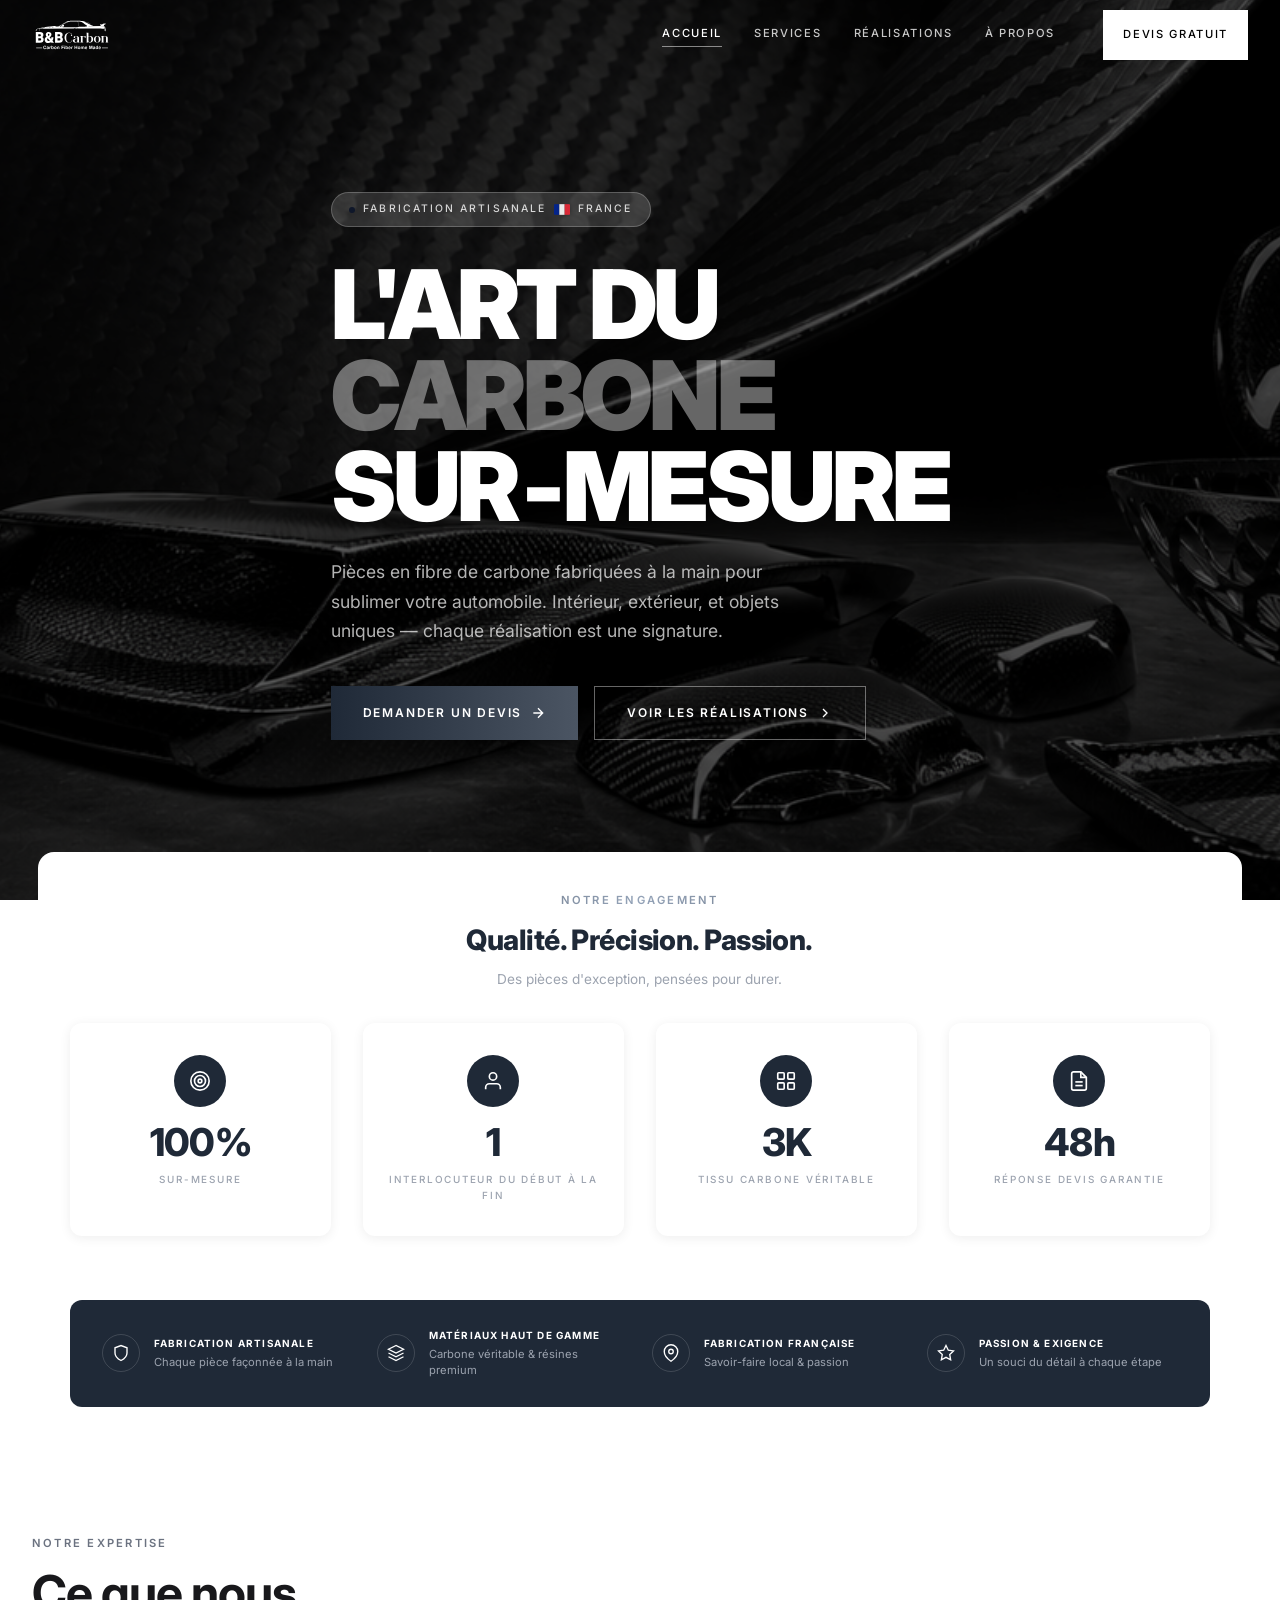
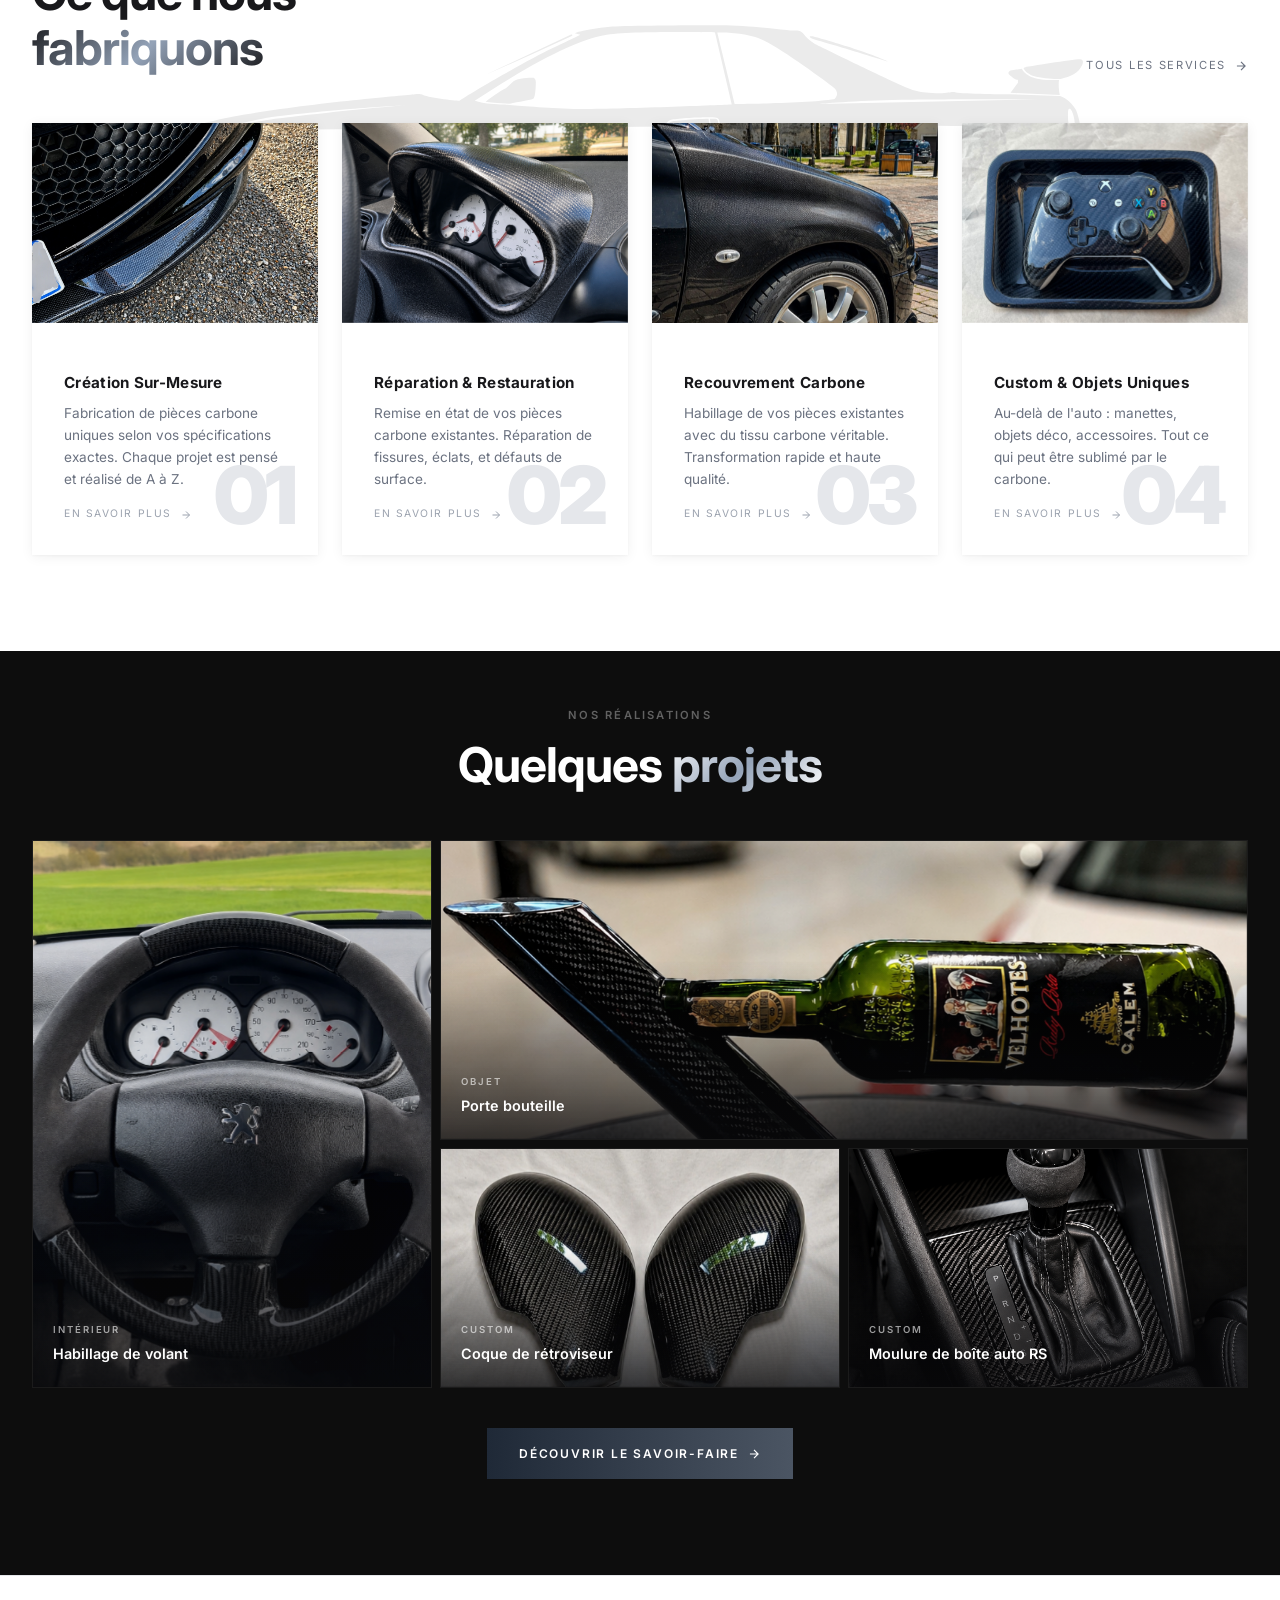
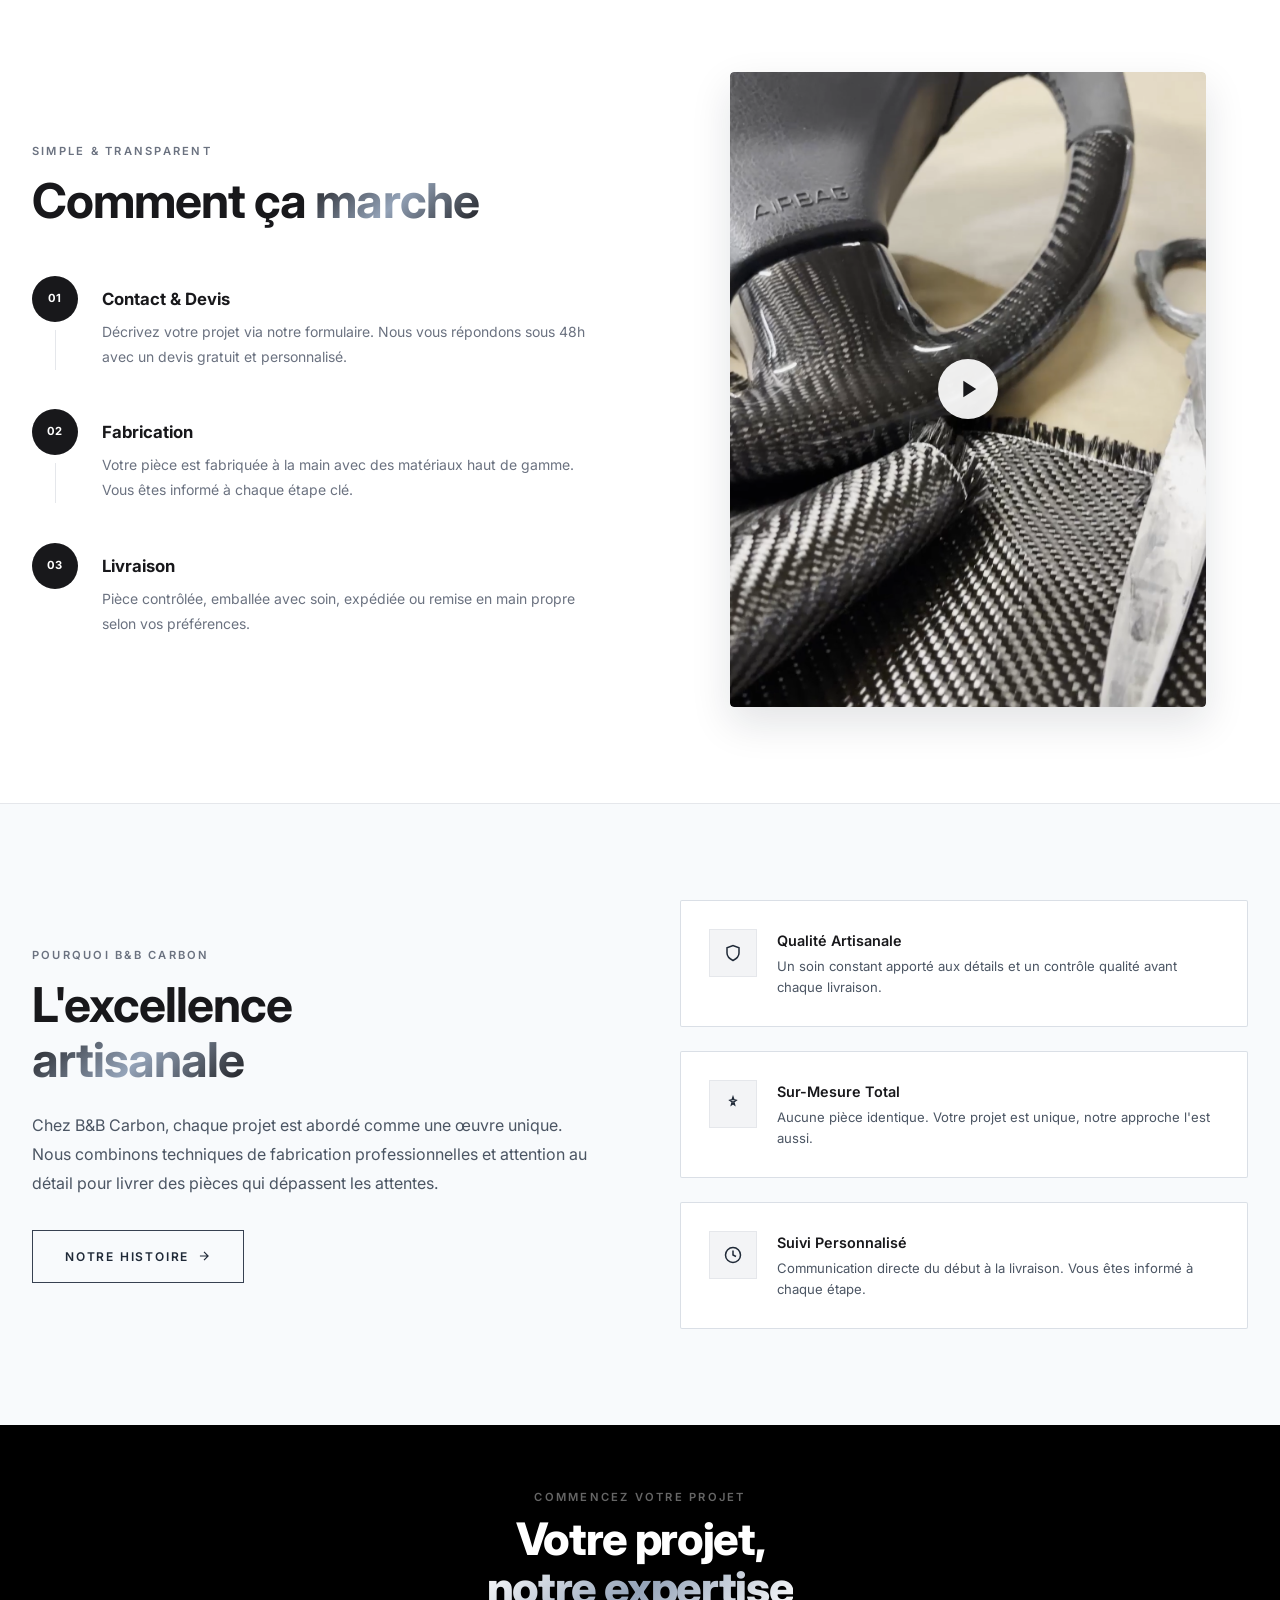
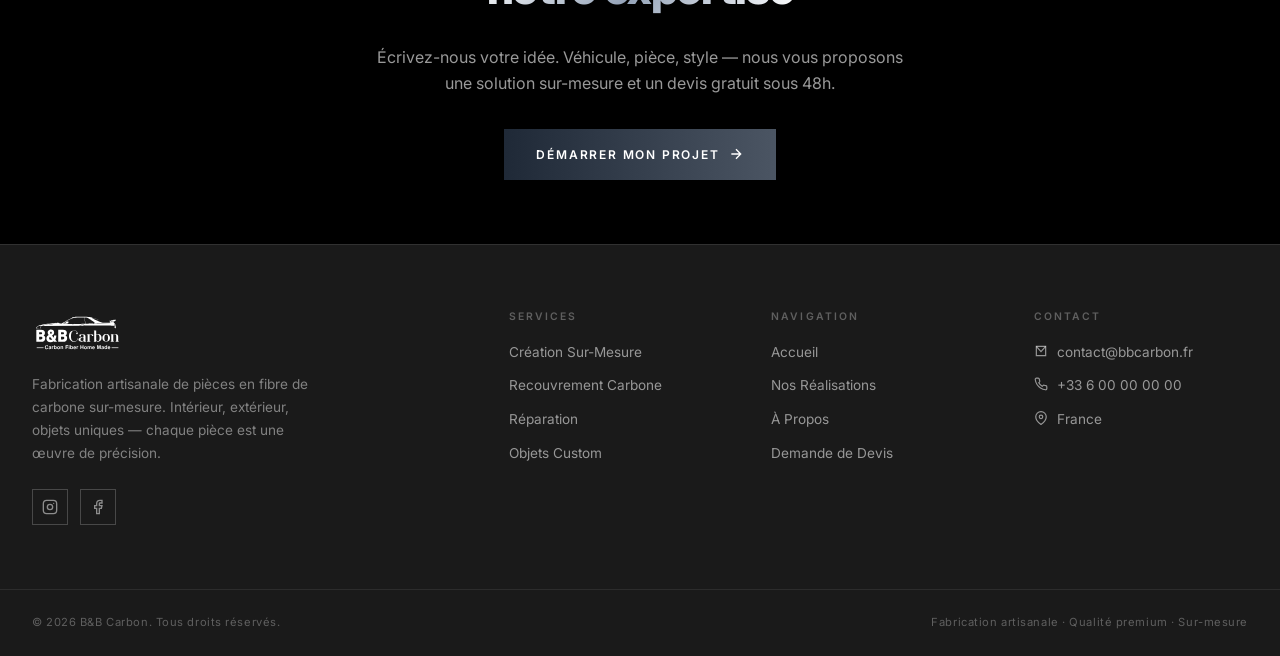
<file: index.html>
<!DOCTYPE html>
<html lang="fr">
<head>
  <meta charset="UTF-8" />
  <meta name="viewport" content="width=device-width, initial-scale=1.0" />
  <title>B&B Carbon — Pièces en Fibre de Carbone Sur-Mesure</title>
  <meta name="description" content="B&B Carbon fabrique des pièces en fibre de carbone sur-mesure pour l'intérieur et l'extérieur automobile. Création, réparation et recouvrement carbone." />
  <link rel="preconnect" href="https://fonts.googleapis.com" />
  <link rel="preload" as="style" href="https://fonts.googleapis.com/css2?family=Inter:wght@300;400;500;600;700;800;900&display=swap" />
  <link href="https://fonts.googleapis.com/css2?family=Inter:wght@300;400;500;600;700;800;900&display=swap" rel="stylesheet" media="print" onload="this.media='all'" />
  <link rel="preload" as="image" href="images/header.png" />
  <link rel="stylesheet" href="css/style.css" />
  <style>
    .nav { background: transparent; border-bottom-color: transparent; }
    .nav-logo img { filter: brightness(0) invert(1); }
    .nav-link { color: rgba(255,255,255,0.78); }
    .nav-link:hover { color: #fff; }
    .nav-link::after { background: rgba(255,255,255,0.5); }
    .nav-link.active { color: #fff; }
    .nav-link.active::after { background: rgba(255,255,255,0.5); }
    .nav-cta.btn-primary { background: #fff; color: #000; }
    .nav-cta.btn-primary:hover { background: rgba(255,255,255,0.9); box-shadow: none; }
    .nav-toggle .bar { background: #fff; }

    .hero-overlay { background-color: rgba(0,0,0,0.65); }
    .cta-carbon { border-top: none; }
    .cta-carbon h2 { color: #fff; }
    .cta-carbon p { color: rgba(255,255,255,0.6); }
    .cta-carbon .label { color: rgba(255,255,255,0.4); }
  </style>
</head>
<body>

  <!-- NAVIGATION -->
  <nav class="nav" role="navigation">
    <div class="nav-inner">
      <a href="index.html" class="nav-logo" aria-label="B&B Carbon — Accueil">
        <img src="images/logo_noir.svg" alt="B&B Carbon" />
      </a>
      <div class="nav-links">
        <a href="index.html" class="nav-link">Accueil</a>
        <a href="services.html" class="nav-link">Services</a>
        <a href="realisations.html" class="nav-link">Réalisations</a>
        <a href="a-propos.html" class="nav-link">À Propos</a>
        <a href="contact.html" class="nav-link nav-cta btn btn-primary btn-sm">Devis Gratuit</a>
      </div>
      <button class="nav-toggle" id="nav-toggle" aria-label="Ouvrir le menu" aria-expanded="false">
        <span class="bar"></span>
        <span class="bar"></span>
        <span class="bar"></span>
      </button>
    </div>
  </nav>

  <!-- MENU MOBILE -->
  <div class="mobile-menu" id="mobile-menu" role="dialog" aria-label="Menu navigation">
    <nav class="mobile-nav">
      <a href="index.html" class="mobile-nav-link"><span class="mobile-nav-num">01</span>Accueil</a>
      <a href="services.html" class="mobile-nav-link"><span class="mobile-nav-num">02</span>Services</a>
      <a href="realisations.html" class="mobile-nav-link"><span class="mobile-nav-num">03</span>Réalisations</a>
      <a href="a-propos.html" class="mobile-nav-link"><span class="mobile-nav-num">04</span>À Propos</a>
    </nav>
    <a href="contact.html" class="btn btn-primary mobile-menu-cta">
      Devis Gratuit
      <svg width="16" height="16" fill="none" stroke="currentColor" stroke-width="2" viewBox="0 0 24 24"><path d="M5 12h14M12 5l7 7-7 7"/></svg>
    </a>
  </div>

  <main>
  <!-- HERO -->
  <section class="hero" aria-label="Bannière principale">
    <div class="hero-bg" id="hero-bg"></div>
    <div class="hero-overlay"></div>
    <div class="hero-content">
      <div class="hero-inner">
        <div class="hero-badge">
          <div class="hero-badge-dot"></div>
          <span>Fabrication artisanale</span>
          <svg width="16" height="11" viewBox="0 0 3 2" style="flex-shrink:0;border-radius:1px;opacity:0.9" aria-label="Drapeau français">
            <rect width="1" height="2" fill="#002395"/>
            <rect x="1" width="1" height="2" fill="#fff"/>
            <rect x="2" width="1" height="2" fill="#ED2939"/>
          </svg>
          <span>France</span>
        </div>
        <h1 class="hero-title">
          <span class="line-white">L'ART DU</span>
          <span class="line-dim">CARBONE</span>
          <span class="line-white">SUR&#8209;MESURE</span>
        </h1>
        <p class="hero-desc">
          Pièces en fibre de carbone fabriquées à la main pour sublimer votre automobile.
          Intérieur, extérieur, et objets uniques — chaque réalisation est une signature.
        </p>
        <div class="hero-actions">
          <a href="contact.html" class="btn btn-primary">
            Demander un Devis
            <svg width="16" height="16" fill="none" stroke="currentColor" stroke-width="2" viewBox="0 0 24 24"><path d="M5 12h14M12 5l7 7-7 7"/></svg>
          </a>
          <a href="realisations.html" class="btn-hero-secondary">
            Voir les Réalisations
            <svg width="16" height="16" fill="none" stroke="currentColor" stroke-width="2" viewBox="0 0 24 24"><path d="M9 18l6-6-6-6"/></svg>
          </a>
        </div>
      </div>
    </div>
  </section>

  <!-- CHIFFRES CLÉS -->
  <section class="stats-section">
    <div class="container">
      <div class="stats-header animate-in">
        <span class="label text-accent">Notre Engagement</span>
        <h2 class="stats-title">Qualité. Précision. Passion.</h2>
        <p class="stats-subtitle">Des pièces d'exception, pensées pour durer.</p>
      </div>
      <div class="stats-grid">
        <div class="stat animate-in">
          <div class="stat-icon">
            <svg width="22" height="22" fill="none" stroke="#fff" stroke-width="1.8" viewBox="0 0 24 24"><circle cx="12" cy="12" r="10"/><circle cx="12" cy="12" r="6"/><circle cx="12" cy="12" r="2"/></svg>
          </div>
          <span class="stat-value">100%</span>
          <span class="stat-label">Sur-mesure</span>
        </div>
        <div class="stat animate-in" data-delay="100">
          <div class="stat-icon">
            <svg width="22" height="22" fill="none" stroke="#fff" stroke-width="1.8" viewBox="0 0 24 24"><path d="M20 21v-2a4 4 0 0 0-4-4H8a4 4 0 0 0-4 4v2"/><circle cx="12" cy="7" r="4"/></svg>
          </div>
          <span class="stat-value">1</span>
          <span class="stat-label">Interlocuteur du début à la fin</span>
        </div>
        <div class="stat animate-in" data-delay="200">
          <div class="stat-icon">
            <svg width="22" height="22" fill="none" stroke="#fff" stroke-width="1.8" viewBox="0 0 24 24"><rect x="3" y="3" width="7" height="7" rx="1"/><rect x="14" y="3" width="7" height="7" rx="1"/><rect x="3" y="14" width="7" height="7" rx="1"/><rect x="14" y="14" width="7" height="7" rx="1"/></svg>
          </div>
          <span class="stat-value">3K</span>
          <span class="stat-label">Tissu carbone véritable</span>
        </div>
        <div class="stat animate-in" data-delay="300">
          <div class="stat-icon">
            <svg width="22" height="22" fill="none" stroke="#fff" stroke-width="1.8" viewBox="0 0 24 24"><path d="M14 2H6a2 2 0 0 0-2 2v16a2 2 0 0 0 2 2h12a2 2 0 0 0 2-2V8z"/><polyline points="14 2 14 8 20 8"/><line x1="16" y1="13" x2="8" y2="13"/><line x1="16" y1="17" x2="8" y2="17"/></svg>
          </div>
          <span class="stat-value">48h</span>
          <span class="stat-label">Réponse devis garantie</span>
        </div>
      </div>
    </div>
    <div class="stats-features">
      <div class="container">
        <div class="stats-features-bar">
        <div class="stats-features-grid">
          <div class="stats-feature animate-in" data-delay="0">
            <div class="stats-feature-icon">
              <svg width="18" height="18" fill="none" stroke="currentColor" stroke-width="1.8" viewBox="0 0 24 24"><path d="M12 22s8-4 8-10V5l-8-3-8 3v7c0 6 8 10 8 10z"/></svg>
            </div>
            <div>
              <p class="stats-feature-title">Fabrication artisanale</p>
              <p class="stats-feature-desc">Chaque pièce façonnée à la main</p>
            </div>
          </div>
          <div class="stats-feature animate-in" data-delay="100">
            <div class="stats-feature-icon">
              <svg width="18" height="18" fill="none" stroke="currentColor" stroke-width="1.8" viewBox="0 0 24 24"><polygon points="12 2 2 7 12 12 22 7 12 2"/><polyline points="2 17 12 22 22 17"/><polyline points="2 12 12 17 22 12"/></svg>
            </div>
            <div>
              <p class="stats-feature-title">Matériaux Haut de Gamme</p>
              <p class="stats-feature-desc">Carbone véritable & résines premium</p>
            </div>
          </div>
          <div class="stats-feature animate-in" data-delay="200">
            <div class="stats-feature-icon">
              <svg width="18" height="18" fill="none" stroke="currentColor" stroke-width="1.8" viewBox="0 0 24 24"><path d="M21 10c0 7-9 13-9 13s-9-6-9-13a9 9 0 0 1 18 0z"/><circle cx="12" cy="10" r="3"/></svg>
            </div>
            <div>
              <p class="stats-feature-title">Fabrication Française</p>
              <p class="stats-feature-desc">Savoir-faire local & passion</p>
            </div>
          </div>
          <div class="stats-feature animate-in" data-delay="300">
            <div class="stats-feature-icon">
              <svg width="18" height="18" fill="none" stroke="currentColor" stroke-width="1.8" viewBox="0 0 24 24"><polygon points="12 2 15.09 8.26 22 9.27 17 14.14 18.18 21.02 12 17.77 5.82 21.02 7 14.14 2 9.27 8.91 8.26 12 2"/></svg>
            </div>
            <div>
              <p class="stats-feature-title">Passion & Exigence</p>
              <p class="stats-feature-desc">Un souci du détail à chaque étape</p>
            </div>
          </div>
        </div>
        </div>
      </div>
    </div>
  </section>

  <!-- SERVICES -->
  <section class="services-section" aria-labelledby="services-title">
    <div class="container" style="position:relative;">
      <div class="section-header animate-in">
        <div>
          <span class="label">Notre Expertise</span>
          <h2 class="section-title" id="services-title">Ce que nous<br><span class="text-accent">fabriquons</span></h2>
        </div>
        <a href="services.html" class="section-link">
          Tous les services
          <svg width="14" height="14" fill="none" stroke="currentColor" stroke-width="2" viewBox="0 0 24 24"><path d="M5 12h14M12 5l7 7-7 7"/></svg>
        </a>
      </div>
      <div class="services-bg-logo" aria-hidden="true">
        <img src="images/logo_noir.svg" alt="" />
      </div>
      <div class="services-grid">
        <a href="services.html#creation" class="service-card animate-in">
          <div class="service-img-wrap">
            <img src="images/206_avant.png" alt="Création Sur-Mesure" class="service-img" />
          </div>
          <span class="service-num">01</span>
          <h3>Création Sur-Mesure</h3>
          <p>Fabrication de pièces carbone uniques selon vos spécifications exactes. Chaque projet est pensé et réalisé de A à Z.</p>
          <div class="service-more">
            En savoir plus
            <svg width="12" height="12" fill="none" stroke="currentColor" stroke-width="2" viewBox="0 0 24 24"><path d="M5 12h14M12 5l7 7-7 7"/></svg>
          </div>
        </a>
        <a href="services.html#reparation" class="service-card animate-in" data-delay="100">
          <div class="service-img-wrap">
            <img src="images/board_2.png" alt="Réparation" class="service-img" />
          </div>
          <span class="service-num">02</span>
          <h3>Réparation & Restauration</h3>
          <p>Remise en état de vos pièces carbone existantes. Réparation de fissures, éclats, et défauts de surface.</p>
          <div class="service-more">
            En savoir plus
            <svg width="12" height="12" fill="none" stroke="currentColor" stroke-width="2" viewBox="0 0 24 24"><path d="M5 12h14M12 5l7 7-7 7"/></svg>
          </div>
        </a>
        <a href="services.html#recouvrement" class="service-card animate-in" data-delay="200">
          <div class="service-img-wrap">
            <img src="images/aile_206.png" alt="Recouvrement Carbone" class="service-img" />
          </div>
          <span class="service-num">03</span>
          <h3>Recouvrement Carbone</h3>
          <p>Habillage de vos pièces existantes avec du tissu carbone véritable. Transformation rapide et haute qualité.</p>
          <div class="service-more">
            En savoir plus
            <svg width="12" height="12" fill="none" stroke="currentColor" stroke-width="2" viewBox="0 0 24 24"><path d="M5 12h14M12 5l7 7-7 7"/></svg>
          </div>
        </a>
        <a href="services.html#custom" class="service-card animate-in" data-delay="300">
          <div class="service-img-wrap">
            <img src="images/xbox.jpeg" alt="Custom & Objets Uniques" class="service-img" />
          </div>
          <span class="service-num">04</span>
          <h3>Custom & Objets Uniques</h3>
          <p>Au-delà de l'auto : manettes, objets déco, accessoires. Tout ce qui peut être sublimé par le carbone.</p>
          <div class="service-more">
            En savoir plus
            <svg width="12" height="12" fill="none" stroke="currentColor" stroke-width="2" viewBox="0 0 24 24"><path d="M5 12h14M12 5l7 7-7 7"/></svg>
          </div>
        </a>
      </div>
    </div>
  </section>

  <!-- GALERIE -->
  <section class="gallery-dark" aria-labelledby="gallery-title">
    <div class="container">
      <div class="section-center animate-in" style="margin-bottom:3rem;">
        <span class="label">Nos Réalisations</span>
        <h2 class="section-title" id="gallery-title">Quelques <span class="text-accent">projets</span></h2>
      </div>
      <div class="gallery-mosaic">
        <div class="gallery-item animate-in">
          <img src="images/volant_2.png" alt="Habillage de volant" loading="lazy" />
          <div class="gallery-overlay"></div>
          <div class="gallery-info">
            <span class="gallery-cat">Intérieur</span>
            <span class="gallery-title">Habillage de volant</span>
          </div>
          <div class="gallery-hover"><span class="gallery-see">Voir</span></div>
        </div>
        <div class="gallery-item animate-in" data-delay="100">
          <img src="images/bottle_creation.png" alt="Porte bouteille" loading="lazy" />
          <div class="gallery-overlay"></div>
          <div class="gallery-info">
            <span class="gallery-cat">Objet</span>
            <span class="gallery-title">Porte bouteille</span>
          </div>
          <div class="gallery-hover"><span class="gallery-see">Voir</span></div>
        </div>
        <div class="gallery-item animate-in" data-delay="180">
          <img src="images/coque.png" alt="Coque de rétroviseur" loading="lazy" />
          <div class="gallery-overlay"></div>
          <div class="gallery-info">
            <span class="gallery-cat">Custom</span>
            <span class="gallery-title">Coque de rétroviseur</span>
          </div>
          <div class="gallery-hover"><span class="gallery-see">Voir</span></div>
        </div>
        <div class="gallery-item animate-in" data-delay="260">
          <img src="images/boite.png" alt="Boîte sur-mesure" loading="lazy" />
          <div class="gallery-overlay"></div>
          <div class="gallery-info">
            <span class="gallery-cat">Custom</span>
            <span class="gallery-title">Moulure de boîte auto RS</span>
          </div>
          <div class="gallery-hover"><span class="gallery-see">Voir</span></div>
        </div>
      </div>
      <div class="section-center animate-in" style="margin-top:2.5rem; margin-bottom:0;">
        <a href="realisations.html" class="btn btn-primary">
          Découvrir le savoir-faire
          <svg width="14" height="14" fill="none" stroke="currentColor" stroke-width="2" viewBox="0 0 24 24"><path d="M5 12h14M12 5l7 7-7 7"/></svg>
        </a>
      </div>
    </div>
  </section>

  <!-- COMMENT ÇA MARCHE -->
  <section class="steps-section" aria-labelledby="process-title">
    <div class="container">
      <div class="steps-layout">
        <div class="steps-left">
          <div class="steps-intro animate-in from-left">
            <span class="label">Simple & Transparent</span>
            <h2 class="section-title" id="process-title">Comment ça <span class="text-accent">marche</span></h2>
          </div>
          <div class="steps-list">
            <div class="step-row animate-in from-left" data-delay="120">
              <div class="step-circle-wrap">
                <div class="step-circle">01</div>
                <div class="step-connector"></div>
              </div>
              <div class="step-body">
                <h3 class="step-title">Contact & Devis</h3>
                <p class="step-desc">Décrivez votre projet via notre formulaire. Nous vous répondons sous 48h avec un devis gratuit et personnalisé.</p>
              </div>
            </div>
            <div class="step-row animate-in from-left" data-delay="220">
              <div class="step-circle-wrap">
                <div class="step-circle">02</div>
                <div class="step-connector"></div>
              </div>
              <div class="step-body">
                <h3 class="step-title">Fabrication</h3>
                <p class="step-desc">Votre pièce est fabriquée à la main avec des matériaux haut de gamme. Vous êtes informé à chaque étape clé.</p>
              </div>
            </div>
            <div class="step-row animate-in from-left" data-delay="320">
              <div class="step-circle-wrap">
                <div class="step-circle">03</div>
              </div>
              <div class="step-body">
                <h3 class="step-title">Livraison</h3>
                <p class="step-desc">Pièce contrôlée, emballée avec soin, expédiée ou remise en main propre selon vos préférences.</p>
              </div>
            </div>
          </div>
        </div>
        <div class="steps-right animate-in from-right">
          <div class="steps-video-wrap">
            <video class="lazy-video" poster="images/video_load.png" preload="none" playsinline muted loop>
              <source data-src="images/video_volant.mp4" type="video/mp4" />
            </video>
            <button class="video-play-btn" aria-label="Lancer la vidéo">
              <svg width="28" height="28" fill="currentColor" viewBox="0 0 24 24"><path d="M8 5v14l11-7z"/></svg>
            </button>
          </div>
        </div>
      </div>
    </div>
  </section>

  <!-- VALEURS -->
  <section class="values-section" aria-labelledby="values-title">
    <div class="container">
      <div class="values-grid">
        <div class="values-text animate-in from-left">
          <span class="label">Pourquoi B&B Carbon</span>
          <h2 class="section-title" id="values-title">L'excellence<br><span class="text-accent">artisanale</span></h2>
          <p>Chez B&B Carbon, chaque projet est abordé comme une œuvre unique. Nous combinons techniques de fabrication professionnelles et attention au détail pour livrer des pièces qui dépassent les attentes.</p>
          <a href="a-propos.html" class="btn btn-secondary">
            Notre Histoire
            <svg width="14" height="14" fill="none" stroke="currentColor" stroke-width="2" viewBox="0 0 24 24"><path d="M5 12h14M12 5l7 7-7 7"/></svg>
          </a>
        </div>
        <div class="value-cards animate-in from-right">
          <div class="value-card">
            <div class="value-icon">
              <svg width="18" height="18" fill="none" stroke="currentColor" stroke-width="2" viewBox="0 0 24 24"><path d="M12 22s8-4 8-10V5l-8-3-8 3v7c0 6 8 10 8 10z"/></svg>
            </div>
            <div>
              <h3>Qualité Artisanale</h3>
              <p>Un soin constant apporté aux détails et un contrôle qualité avant chaque livraison.</p>
            </div>
          </div>
          <div class="value-card" data-delay="100">
            <div class="value-icon">
              <svg width="18" height="18" fill="none" stroke="currentColor" stroke-width="2" viewBox="0 0 24 24"><path d="M12 3l1.09 3.26L16 7l-2.91 2.09L14 13l-2-1.5L10 13l.91-3.91L8 7l2.91-.74L12 3z"/></svg>
            </div>
            <div>
              <h3>Sur-Mesure Total</h3>
              <p>Aucune pièce identique. Votre projet est unique, notre approche l'est aussi.</p>
            </div>
          </div>
          <div class="value-card" data-delay="200">
            <div class="value-icon">
              <svg width="18" height="18" fill="none" stroke="currentColor" stroke-width="2" viewBox="0 0 24 24"><circle cx="12" cy="12" r="10"/><path d="M12 6v6l4 2"/></svg>
            </div>
            <div>
              <h3>Suivi Personnalisé</h3>
              <p>Communication directe du début à la livraison. Vous êtes informé à chaque étape.</p>
            </div>
          </div>
        </div>
      </div>
    </div>
  </section>

  <!-- CTA -->
  <section class="cta-section cta-carbon" aria-labelledby="cta-title">
    <div class="animate-in">
      <span class="label">Commencez votre projet</span>
      <h2 id="cta-title">Votre projet,<br><span class="text-accent">notre expertise</span></h2>
      <p>Écrivez-nous votre idée. Véhicule, pièce, style — nous vous proposons<br>une solution sur-mesure et un devis gratuit sous 48h.</p>
      <a href="contact.html" class="btn btn-primary">
        Démarrer Mon Projet
        <svg width="16" height="16" fill="none" stroke="currentColor" stroke-width="2" viewBox="0 0 24 24"><path d="M5 12h14M12 5l7 7-7 7"/></svg>
      </a>
    </div>
  </section>

  </main>

  <!-- FOOTER -->
  <footer>
    <div class="footer-main">
      <div class="footer-brand">
        <img src="images/logo.svg" alt="B&B Carbon" />
        <p>Fabrication artisanale de pièces en fibre de carbone sur-mesure. Intérieur, extérieur, objets uniques — chaque pièce est une œuvre de précision.</p>
        <div class="footer-social">
          <a href="#" aria-label="Instagram">
            <svg width="16" height="16" fill="none" stroke="currentColor" stroke-width="2" viewBox="0 0 24 24"><rect x="2" y="2" width="20" height="20" rx="5"/><circle cx="12" cy="12" r="4"/><circle cx="17.5" cy="6.5" r="1" fill="currentColor" stroke="none"/></svg>
          </a>
          <a href="#" aria-label="Facebook">
            <svg width="16" height="16" fill="none" stroke="currentColor" stroke-width="2" viewBox="0 0 24 24"><path d="M18 2h-3a5 5 0 00-5 5v3H7v4h3v8h4v-8h3l1-4h-4V7a1 1 0 011-1h3z"/></svg>
          </a>
        </div>
      </div>
      <div class="footer-col">
        <h4>Services</h4>
        <ul>
          <li><a href="services.html#creation">Création Sur-Mesure</a></li>
          <li><a href="services.html#recouvrement">Recouvrement Carbone</a></li>
          <li><a href="services.html#reparation">Réparation</a></li>
          <li><a href="services.html#custom">Objets Custom</a></li>
        </ul>
      </div>
      <div class="footer-col">
        <h4>Navigation</h4>
        <ul>
          <li><a href="index.html">Accueil</a></li>
          <li><a href="realisations.html">Nos Réalisations</a></li>
          <li><a href="a-propos.html">À Propos</a></li>
          <li><a href="contact.html">Demande de Devis</a></li>
        </ul>
      </div>
      <div class="footer-col">
        <h4>Contact</h4>
        <ul>
          <li>
            <a href="mailto:contact@bbcarbon.fr">
              <svg width="14" height="14" fill="none" stroke="currentColor" stroke-width="2" viewBox="0 0 24 24"><path d="M4 4h16v16H4z"/><path d="M4 4l8 9 8-9"/></svg>
              contact@bbcarbon.fr
            </a>
          </li>
          <li>
            <a href="tel:+33600000000">
              <svg width="14" height="14" fill="none" stroke="currentColor" stroke-width="2" viewBox="0 0 24 24"><path d="M22 16.92v3a2 2 0 01-2.18 2 19.79 19.79 0 01-8.63-3.07 19.5 19.5 0 01-6-6 19.79 19.79 0 01-3.07-8.67A2 2 0 014.11 2h3a2 2 0 012 1.72c.127.96.361 1.903.7 2.81a2 2 0 01-.45 2.11L8.09 9.91a16 16 0 006 6l1.27-1.27a2 2 0 012.11-.45c.907.339 1.85.573 2.81.7A2 2 0 0122 16.92z"/></svg>
              +33 6 00 00 00 00
            </a>
          </li>
          <li>
            <span>
              <svg width="14" height="14" fill="none" stroke="currentColor" stroke-width="2" viewBox="0 0 24 24"><path d="M21 10c0 7-9 13-9 13s-9-6-9-13a9 9 0 0118 0z"/><circle cx="12" cy="10" r="3"/></svg>
              France
            </span>
          </li>
        </ul>
      </div>
    </div>
    <div class="footer-bottom">
      <p>© <span class="footer-year"></span> B&B Carbon. Tous droits réservés.</p>
      <p>Fabrication artisanale · Qualité premium · Sur-mesure</p>
    </div>
  </footer>

  <script src="js/main.js"></script>
</body>
</html>
</file>
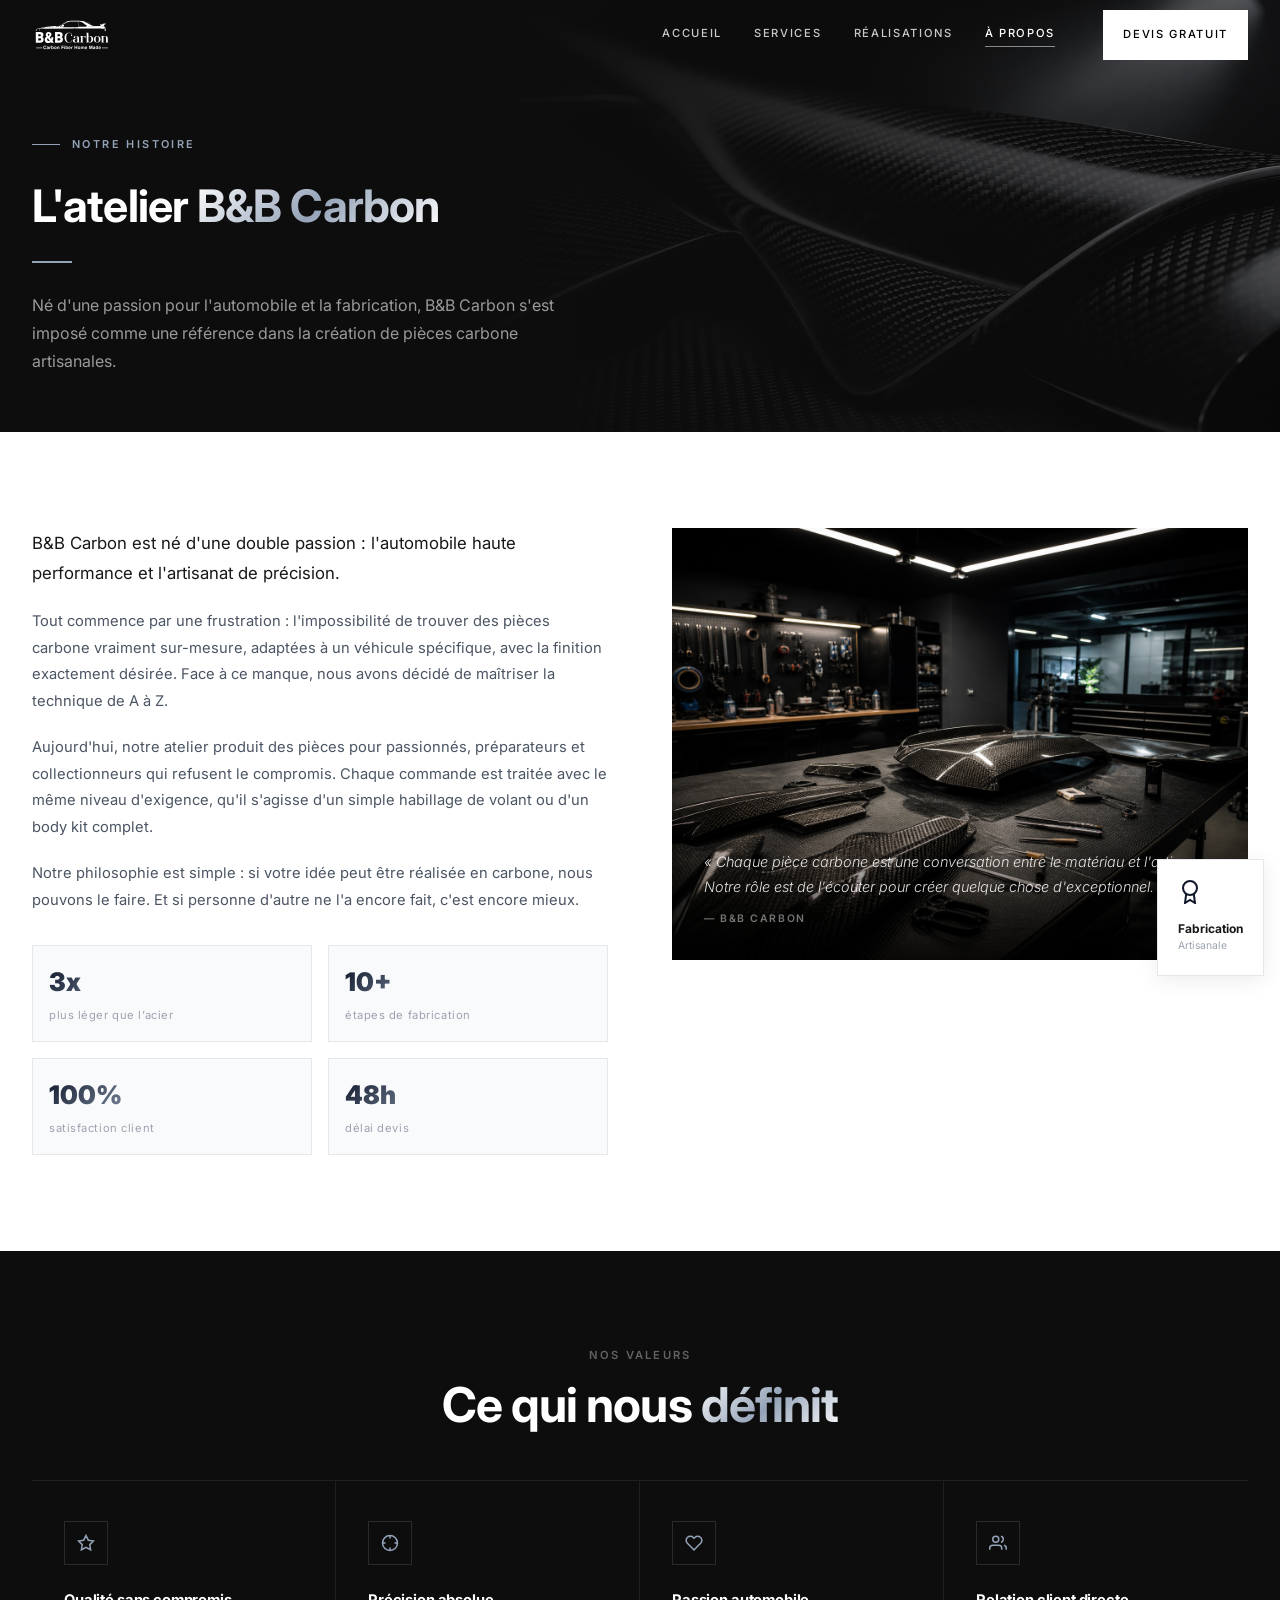
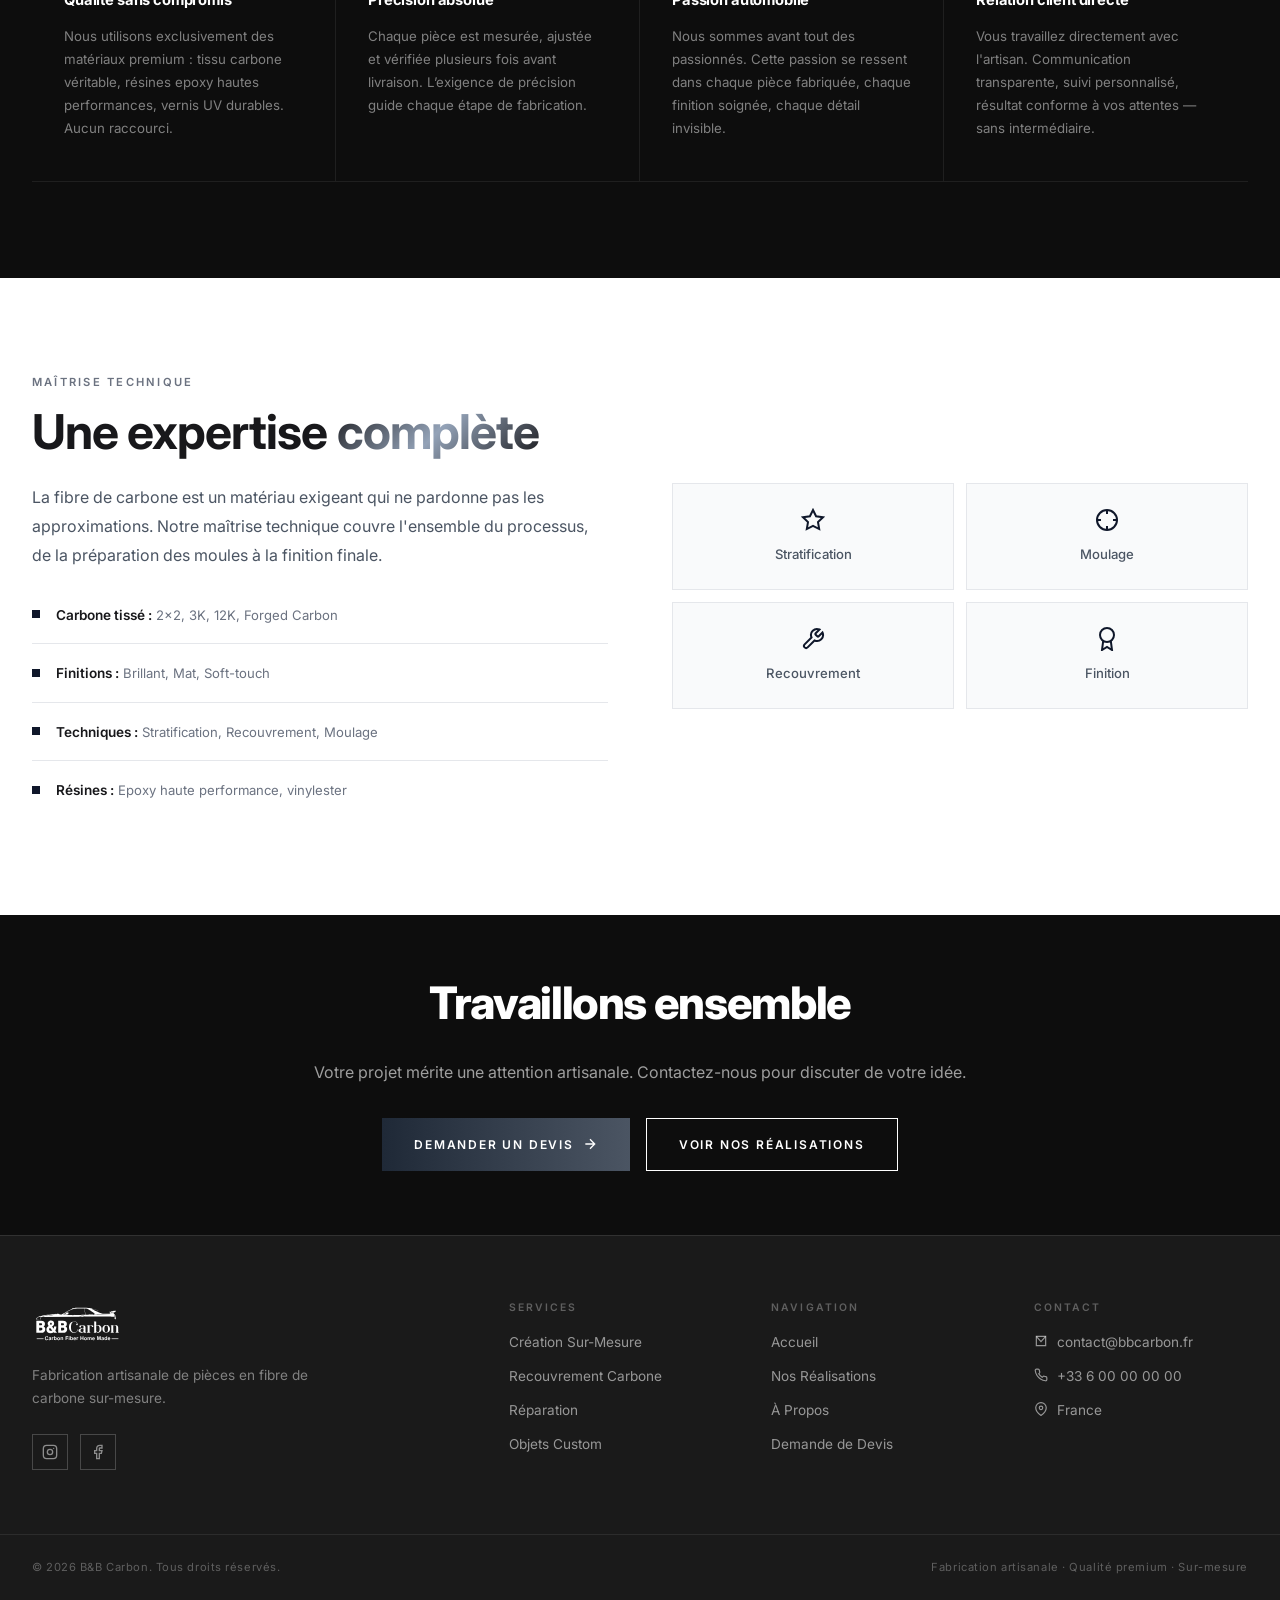
<file: a-propos.html>
<!DOCTYPE html>
<html lang="fr">
<head>
  <meta charset="UTF-8" />
  <meta name="viewport" content="width=device-width, initial-scale=1.0" />
  <title>À Propos — B&B Carbon</title>
  <meta name="description" content="Découvrez l'histoire de B&B Carbon, atelier artisanal spécialisé dans la fabrication de pièces en fibre de carbone sur-mesure." />
  <link rel="preconnect" href="https://fonts.googleapis.com" />
  <link href="https://fonts.googleapis.com/css2?family=Inter:wght@300;400;500;600;700;800;900&display=swap" rel="stylesheet" />
  <link rel="stylesheet" href="css/style.css" />
  <style>
    .nav { background: transparent; border-bottom-color: transparent; }
    .nav-logo img { filter: brightness(0) invert(1); }
    .nav-link { color: rgba(255,255,255,0.78); }
    .nav-link:hover { color: #fff; }
    .nav-link::after { background: rgba(255,255,255,0.5); }
    .nav-link.active { color: #fff; }
    .nav-link.active::after { background: rgba(255,255,255,0.5); }
    .nav-cta.btn-primary { background: #fff; color: #000; }
    .nav-cta.btn-primary:hover { background: rgba(255,255,255,0.9); box-shadow: none; }
    .nav-toggle .bar { background: #fff; }

    .cta-carbon {
      background-color: #0d0d0d;
      border-top: none;
    }
    .cta-carbon h2 { color: #fff; }
    .cta-carbon p { color: rgba(255,255,255,0.6); }
    .cta-carbon .label { color: rgba(255,255,255,0.4); }
    .cta-carbon .btn-secondary { color: #fff; border-color: #fff; }
    .cta-carbon .btn-secondary:hover { background: #fff; color: #000; }
  </style>
</head>
<body>

  <nav class="nav">
    <div class="nav-inner">
      <a href="index.html" class="nav-logo"><img src="images/logo.svg" alt="B&B Carbon" /></a>
      <div class="nav-links">
        <a href="index.html" class="nav-link">Accueil</a>
        <a href="services.html" class="nav-link">Services</a>
        <a href="realisations.html" class="nav-link">Réalisations</a>
        <a href="a-propos.html" class="nav-link">À Propos</a>
        <a href="contact.html" class="nav-link nav-cta btn btn-primary btn-sm">Devis Gratuit</a>
      </div>
      <button class="nav-toggle" id="nav-toggle" aria-label="Ouvrir le menu" aria-expanded="false">
        <span class="bar"></span><span class="bar"></span><span class="bar"></span>
      </button>
    </div>
  </nav>
  <div class="mobile-menu" id="mobile-menu">
    <nav class="mobile-nav">
      <a href="index.html" class="mobile-nav-link"><span class="mobile-nav-num">01</span>Accueil</a>
      <a href="services.html" class="mobile-nav-link"><span class="mobile-nav-num">02</span>Services</a>
      <a href="realisations.html" class="mobile-nav-link"><span class="mobile-nav-num">03</span>Réalisations</a>
      <a href="a-propos.html" class="mobile-nav-link"><span class="mobile-nav-num">04</span>À Propos</a>
    </nav>
    <a href="contact.html" class="btn btn-primary mobile-menu-cta">Devis Gratuit <svg width="16" height="16" fill="none" stroke="currentColor" stroke-width="2" viewBox="0 0 24 24"><path d="M5 12h14M12 5l7 7-7 7"/></svg></a>
  </div>

  <!-- EN-TÊTE -->
  <section class="services-hero">
    <div class="services-hero-bg">
      <img src="images/header_a_propos.png" alt="" aria-hidden="true" />
    </div>
    <div class="services-hero-inner">
      <div class="services-hero-text animate-in">
        <span class="services-hero-label">Notre Histoire</span>
        <h1 class="services-hero-title">L'atelier <span>B&B Carbon</span></h1>
        <div class="services-hero-divider"></div>
        <p>Né d'une passion pour l'automobile et la fabrication, B&B Carbon s'est imposé comme une référence dans la création de pièces carbone artisanales.</p>
      </div>
    </div>
  </section>

  <!-- HISTOIRE -->
  <section class="story-section">
    <div class="container">
      <div class="story-grid">
        <div class="animate-in from-left">
          <div class="story-text">
            <p class="intro">B&B Carbon est né d'une double passion : l'automobile haute performance et l'artisanat de précision.</p>
            <p>Tout commence par une frustration : l'impossibilité de trouver des pièces carbone vraiment sur-mesure, adaptées à un véhicule spécifique, avec la finition exactement désirée. Face à ce manque, nous avons décidé de maîtriser la technique de A à Z.</p>
            <p>Aujourd'hui, notre atelier produit des pièces pour passionnés, préparateurs et collectionneurs qui refusent le compromis. Chaque commande est traitée avec le même niveau d'exigence, qu'il s'agisse d'un simple habillage de volant ou d'un body kit complet.</p>
            <p>Notre philosophie est simple : si votre idée peut être réalisée en carbone, nous pouvons le faire. Et si personne d'autre ne l'a encore fait, c'est encore mieux.</p>
          </div>
          <div class="story-stats">
            <div class="story-stat">
              <span class="story-stat-val">3x</span>
              <div class="story-stat-label">plus léger que l’acier</div>
            </div>
            <div class="story-stat">
              <span class="story-stat-val">10+</span>
              <div class="story-stat-label">étapes de fabrication</div>
            </div>
            <div class="story-stat">
              <span class="story-stat-val">100%</span>
              <div class="story-stat-label">satisfaction client</div>
            </div>
            <div class="story-stat">
              <span class="story-stat-val">48h</span>
              <div class="story-stat-label">délai devis</div>
            </div>
          </div>
        </div>

        <div class="story-visual animate-in from-right">
          <div class="story-visual-box">
            <img src="images/atelier.png" alt="L'atelier B&B Carbon" />
            <div class="story-visual-overlay">
              <blockquote class="story-quote">
                «&nbsp;Chaque pièce carbone est une conversation entre le matériau et l'artisan. Notre rôle est de l'écouter pour créer quelque chose d'exceptionnel.&nbsp;»
              </blockquote>
              <div class="story-quote-author">— B&B Carbon</div>
            </div>
          </div>
          <div class="story-badge">
            <svg width="24" height="24" fill="none" stroke="currentColor" stroke-width="2" viewBox="0 0 24 24"><circle cx="12" cy="8" r="7"/><polyline points="8.21 13.89 7 23 12 20 17 23 15.79 13.88"/></svg>
            <div class="story-badge-title">Fabrication</div>
            <div class="story-badge-sub">Artisanale</div>
          </div>
        </div>
      </div>
    </div>
  </section>

  <!-- VALEURS -->
  <section class="values-page-section">
    <div class="container">
      <div class="section-center animate-in">
        <span class="label">Nos Valeurs</span>
        <h2 class="section-title">Ce qui nous <span class="text-accent">définit</span></h2>
      </div>
      <div class="values-cards">
        <div class="value-card-item animate-in">
          <div class="value-card-icon">
            <svg width="18" height="18" fill="none" stroke="currentColor" stroke-width="2" viewBox="0 0 24 24"><polygon points="12 2 15.09 8.26 22 9.27 17 14.14 18.18 21.02 12 17.77 5.82 21.02 7 14.14 2 9.27 8.91 8.26 12 2"/></svg>
          </div>
          <h3>Qualité sans compromis</h3>
          <p>Nous utilisons exclusivement des matériaux premium : tissu carbone véritable, résines epoxy hautes performances, vernis UV durables. Aucun raccourci.</p>
        </div>
        <div class="value-card-item animate-in" data-delay="100">
          <div class="value-card-icon">
            <svg width="18" height="18" fill="none" stroke="currentColor" stroke-width="2" viewBox="0 0 24 24"><circle cx="12" cy="12" r="10"/><line x1="22" y1="12" x2="18" y2="12"/><line x1="6" y1="12" x2="2" y2="12"/><line x1="12" y1="6" x2="12" y2="2"/><line x1="12" y1="22" x2="12" y2="18"/></svg>
          </div>
          <h3>Précision absolue</h3>
          <p>Chaque pièce est mesurée, ajustée et vérifiée plusieurs fois avant livraison. L’exigence de précision guide chaque étape de fabrication.</p>
        </div>
        <div class="value-card-item animate-in" data-delay="200">
          <div class="value-card-icon">
            <svg width="18" height="18" fill="none" stroke="currentColor" stroke-width="2" viewBox="0 0 24 24"><path d="M20.84 4.61a5.5 5.5 0 00-7.78 0L12 5.67l-1.06-1.06a5.5 5.5 0 00-7.78 7.78l1.06 1.06L12 21.23l7.78-7.78 1.06-1.06a5.5 5.5 0 000-7.78z"/></svg>
          </div>
          <h3>Passion automobile</h3>
          <p>Nous sommes avant tout des passionnés. Cette passion se ressent dans chaque pièce fabriquée, chaque finition soignée, chaque détail invisible.</p>
        </div>
        <div class="value-card-item animate-in" data-delay="300">
          <div class="value-card-icon">
            <svg width="18" height="18" fill="none" stroke="currentColor" stroke-width="2" viewBox="0 0 24 24"><path d="M17 21v-2a4 4 0 00-4-4H5a4 4 0 00-4 4v2"/><circle cx="9" cy="7" r="4"/><path d="M23 21v-2a4 4 0 00-3-3.87M16 3.13a4 4 0 010 7.75"/></svg>
          </div>
          <h3>Relation client directe</h3>
          <p>Vous travaillez directement avec l'artisan. Communication transparente, suivi personnalisé, résultat conforme à vos attentes — sans intermédiaire.</p>
        </div>
      </div>
    </div>
  </section>

  <!-- EXPERTISE -->
  <section class="expertise-section">
    <div class="container">
      <div class="expertise-grid">
        <div class="animate-in from-left">
          <span class="label">Maîtrise Technique</span>
          <h2 class="section-title">Une expertise <span class="text-accent">complète</span></h2>
          <p style="color:var(--gray-600);line-height:1.8;margin:1.5rem 0 2rem;">La fibre de carbone est un matériau exigeant qui ne pardonne pas les approximations. Notre maîtrise technique couvre l'ensemble du processus, de la préparation des moules à la finition finale.</p>
          <div class="expertise-list">
            <div class="expertise-item">
              <div class="expertise-dot"></div>
              <div><span class="expertise-item-label">Carbone tissé :</span> <span class="expertise-item-desc">2×2, 3K, 12K, Forged Carbon</span></div>
            </div>
            <div class="expertise-item">
              <div class="expertise-dot"></div>
              <div><span class="expertise-item-label">Finitions :</span> <span class="expertise-item-desc">Brillant, Mat, Soft-touch</span></div>
            </div>
            <div class="expertise-item">
              <div class="expertise-dot"></div>
              <div><span class="expertise-item-label">Techniques :</span> <span class="expertise-item-desc">Stratification, Recouvrement, Moulage</span></div>
            </div>
            <div class="expertise-item">
              <div class="expertise-dot"></div>
              <div><span class="expertise-item-label">Résines :</span> <span class="expertise-item-desc">Epoxy haute performance, vinylester</span></div>
            </div>
          </div>
        </div>
        <div class="expertise-cards animate-in from-right">
          <div class="expertise-card">
            <svg width="24" height="24" fill="none" stroke="currentColor" stroke-width="2" viewBox="0 0 24 24"><polygon points="12 2 15.09 8.26 22 9.27 17 14.14 18.18 21.02 12 17.77 5.82 21.02 7 14.14 2 9.27 8.91 8.26 12 2"/></svg>
            <span>Stratification</span>
          </div>
          <div class="expertise-card">
            <svg width="24" height="24" fill="none" stroke="currentColor" stroke-width="2" viewBox="0 0 24 24"><circle cx="12" cy="12" r="10"/><line x1="22" y1="12" x2="18" y2="12"/><line x1="6" y1="12" x2="2" y2="12"/><line x1="12" y1="6" x2="12" y2="2"/><line x1="12" y1="22" x2="12" y2="18"/></svg>
            <span>Moulage</span>
          </div>
          <div class="expertise-card">
            <svg width="24" height="24" fill="none" stroke="currentColor" stroke-width="2" viewBox="0 0 24 24"><path d="M14.7 6.3a1 1 0 000 1.4l1.6 1.6a1 1 0 001.4 0l3.77-3.77a6 6 0 01-7.94 7.94l-6.91 6.91a2.12 2.12 0 01-3-3l6.91-6.91a6 6 0 017.94-7.94l-3.76 3.76z"/></svg>
            <span>Recouvrement</span>
          </div>
          <div class="expertise-card">
            <svg width="24" height="24" fill="none" stroke="currentColor" stroke-width="2" viewBox="0 0 24 24"><circle cx="12" cy="8" r="7"/><polyline points="8.21 13.89 7 23 12 20 17 23 15.79 13.88"/></svg>
            <span>Finition</span>
          </div>
        </div>
      </div>
    </div>
  </section>

  <!-- CTA -->
  <section class="cta-section cta-carbon">
    <div class="animate-in">
      <h2>Travaillons ensemble</h2>
      <p>Votre projet mérite une attention artisanale. Contactez-nous pour discuter de votre idée.</p>
      <div style="display:flex;flex-wrap:wrap;gap:1rem;justify-content:center;">
        <a href="contact.html" class="btn btn-primary">Demander un Devis <svg width="16" height="16" fill="none" stroke="currentColor" stroke-width="2" viewBox="0 0 24 24"><path d="M5 12h14M12 5l7 7-7 7"/></svg></a>
        <a href="realisations.html" class="btn btn-secondary">Voir nos Réalisations</a>
      </div>
    </div>
  </section>

  <!-- FOOTER -->
  <footer>
    <div class="footer-main">
      <div class="footer-brand">
        <img src="images/logo.svg" alt="B&B Carbon" />
        <p>Fabrication artisanale de pièces en fibre de carbone sur-mesure.</p>
        <div class="footer-social">
          <a href="#" aria-label="Instagram"><svg width="16" height="16" fill="none" stroke="currentColor" stroke-width="2" viewBox="0 0 24 24"><rect x="2" y="2" width="20" height="20" rx="5"/><circle cx="12" cy="12" r="4"/><circle cx="17.5" cy="6.5" r="1" fill="currentColor" stroke="none"/></svg></a>
          <a href="#" aria-label="Facebook"><svg width="16" height="16" fill="none" stroke="currentColor" stroke-width="2" viewBox="0 0 24 24"><path d="M18 2h-3a5 5 0 00-5 5v3H7v4h3v8h4v-8h3l1-4h-4V7a1 1 0 011-1h3z"/></svg></a>
        </div>
      </div>
      <div class="footer-col">
        <h4>Services</h4>
        <ul>
          <li><a href="services.html#creation">Création Sur-Mesure</a></li>
          <li><a href="services.html#recouvrement">Recouvrement Carbone</a></li>
          <li><a href="services.html#reparation">Réparation</a></li>
          <li><a href="services.html#custom">Objets Custom</a></li>
        </ul>
      </div>
      <div class="footer-col">
        <h4>Navigation</h4>
        <ul>
          <li><a href="index.html">Accueil</a></li>
          <li><a href="realisations.html">Nos Réalisations</a></li>
          <li><a href="a-propos.html">À Propos</a></li>
          <li><a href="contact.html">Demande de Devis</a></li>
        </ul>
      </div>
      <div class="footer-col">
        <h4>Contact</h4>
        <ul>
          <li><a href="mailto:contact@bbcarbon.fr"><svg width="14" height="14" fill="none" stroke="currentColor" stroke-width="2" viewBox="0 0 24 24"><path d="M4 4h16v16H4z"/><path d="M4 4l8 9 8-9"/></svg>contact@bbcarbon.fr</a></li>
          <li><a href="tel:+33600000000"><svg width="14" height="14" fill="none" stroke="currentColor" stroke-width="2" viewBox="0 0 24 24"><path d="M22 16.92v3a2 2 0 01-2.18 2 19.79 19.79 0 01-8.63-3.07 19.5 19.5 0 01-6-6 19.79 19.79 0 01-3.07-8.67A2 2 0 014.11 2h3a2 2 0 012 1.72c.127.96.361 1.903.7 2.81a2 2 0 01-.45 2.11L8.09 9.91a16 16 0 006 6l1.27-1.27a2 2 0 012.11-.45c.907.339 1.85.573 2.81.7A2 2 0 0122 16.92z"/></svg>+33 6 00 00 00 00</a></li>
          <li><span><svg width="14" height="14" fill="none" stroke="currentColor" stroke-width="2" viewBox="0 0 24 24"><path d="M21 10c0 7-9 13-9 13s-9-6-9-13a9 9 0 0118 0z"/><circle cx="12" cy="10" r="3"/></svg>France</span></li>
        </ul>
      </div>
    </div>
    <div class="footer-bottom">
      <p>© <span class="footer-year"></span> B&B Carbon. Tous droits réservés.</p>
      <p>Fabrication artisanale · Qualité premium · Sur-mesure</p>
    </div>
  </footer>

  <script src="js/main.js"></script>
</body>
</html>
</file>
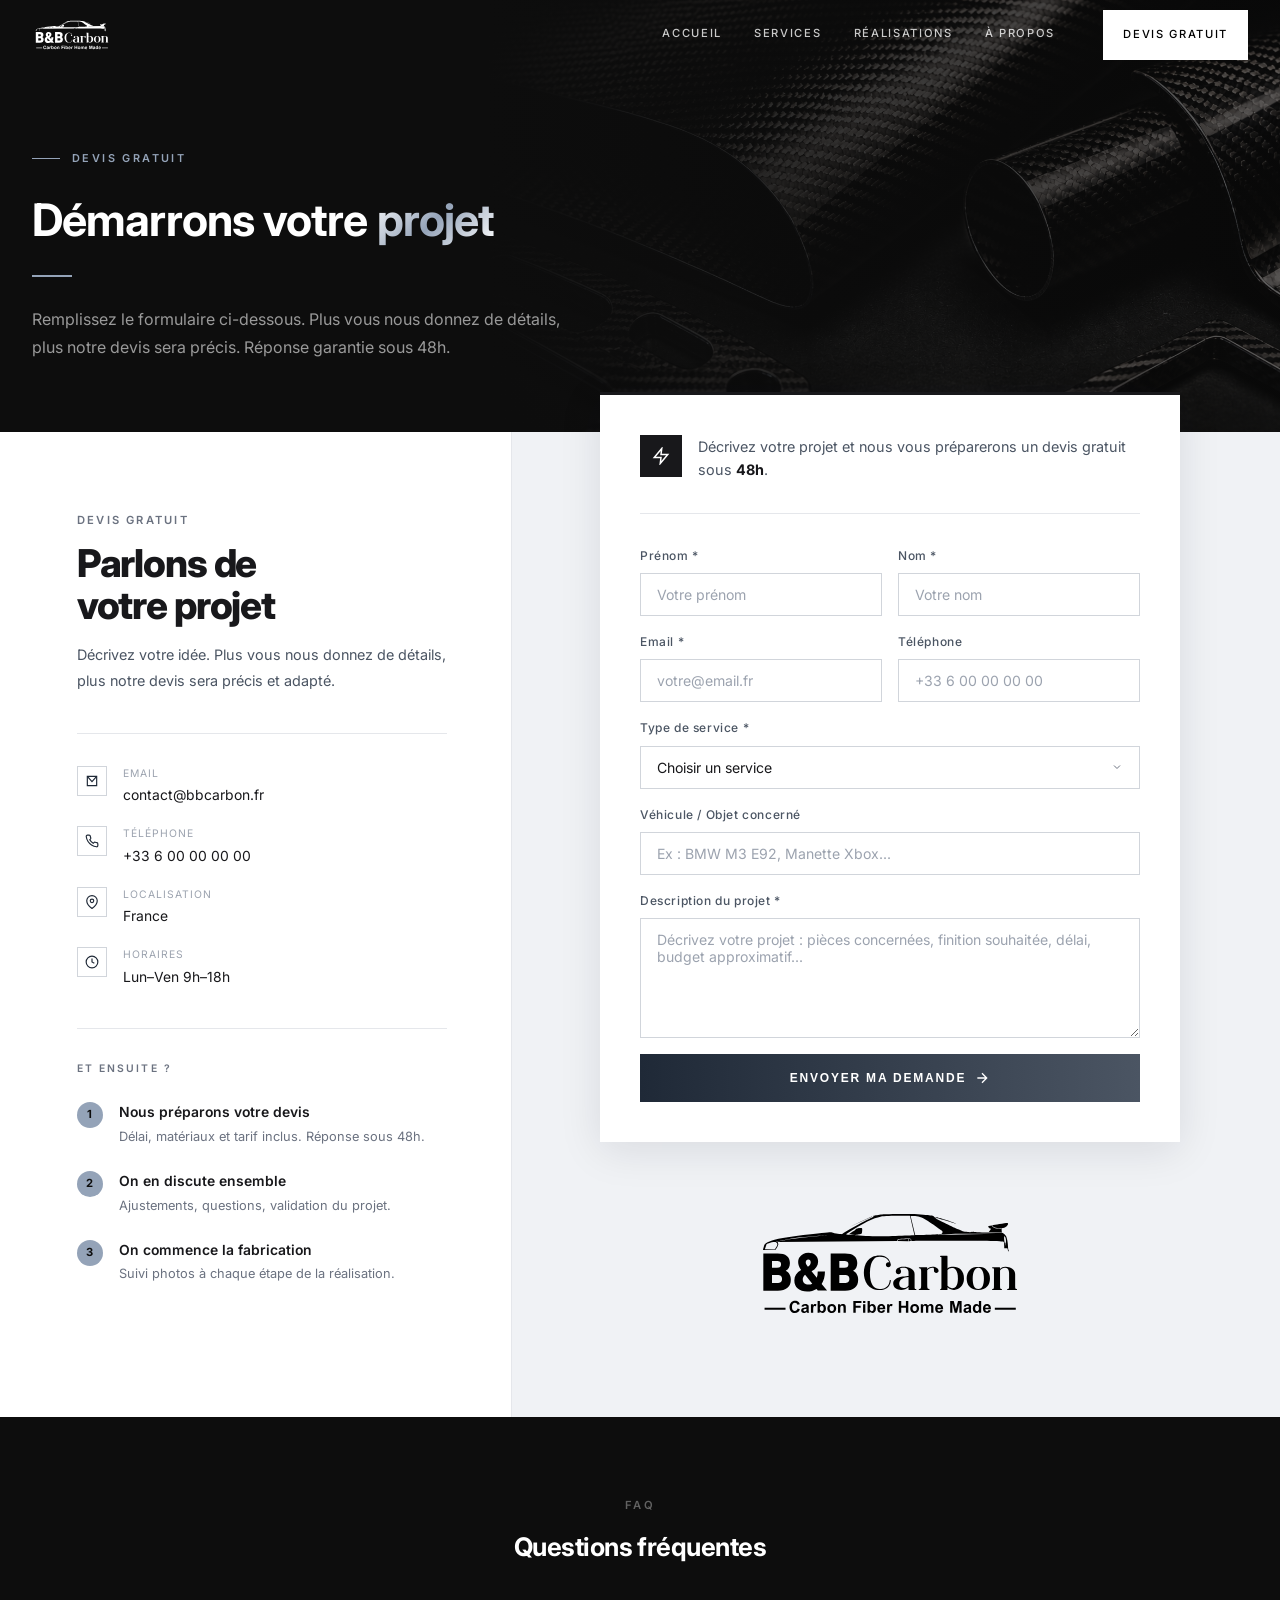
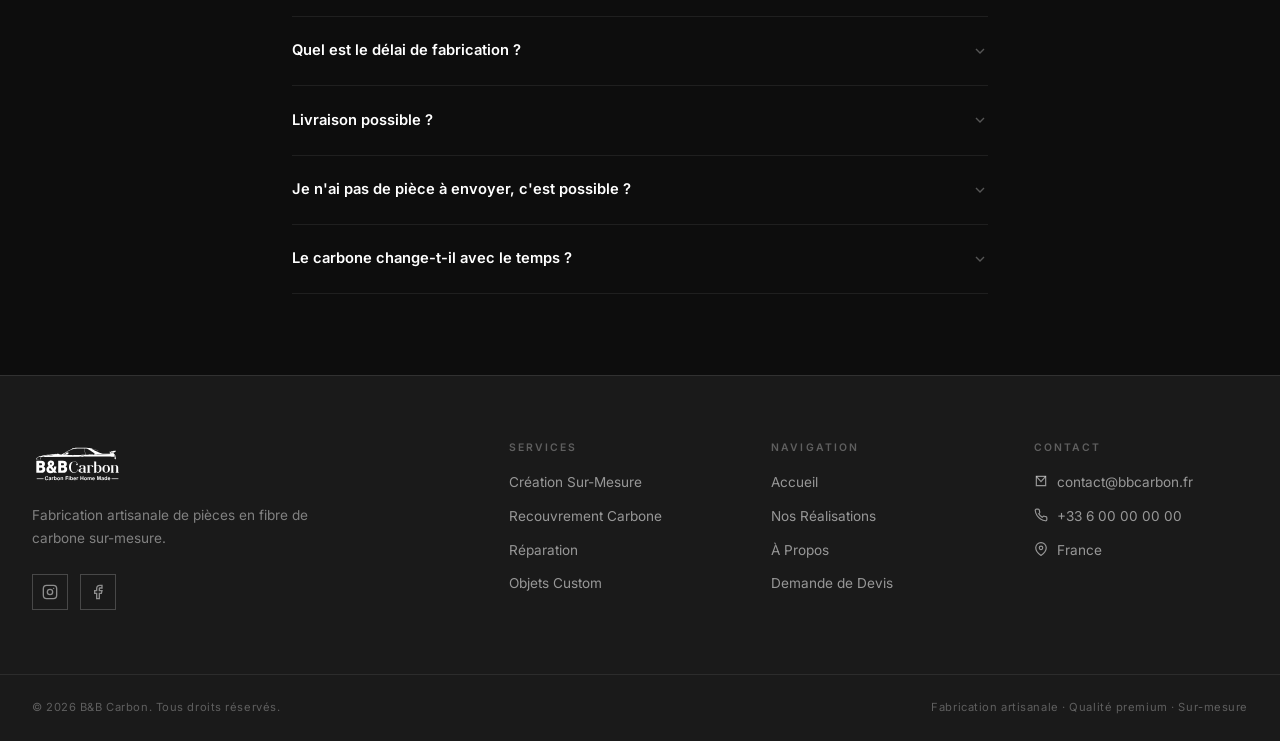
<file: contact.html>
<!DOCTYPE html>
<html lang="fr">
<head>
  <meta charset="UTF-8" />
  <meta name="viewport" content="width=device-width, initial-scale=1.0" />
  <title>Demande de Devis — B&B Carbon</title>
  <meta name="description" content="Demandez votre devis gratuit pour une pièce en fibre de carbone sur-mesure. Réponse sous 48h." />
  <link rel="preconnect" href="https://fonts.googleapis.com" />
  <link href="https://fonts.googleapis.com/css2?family=Inter:wght@300;400;500;600;700;800;900&display=swap" rel="stylesheet" />
  <link rel="stylesheet" href="css/style.css" />
  <style>
    .nav { background: transparent; border-bottom-color: transparent; }
    .nav-logo img { filter: brightness(0) invert(1); }
    .nav-link { color: rgba(255,255,255,0.78); }
    .nav-link:hover { color: #fff; }
    .nav-link::after { background: rgba(255,255,255,0.5); }
    .nav-link.active { color: #fff; }
    .nav-link.active::after { background: rgba(255,255,255,0.5); }
    .nav-cta.btn-primary { background: #fff; color: #000; }
    .nav-cta.btn-primary:hover { background: rgba(255,255,255,0.9); box-shadow: none; }
    .nav-toggle .bar { background: #fff; }

  </style>
</head>
<body>

  <nav class="nav">
    <div class="nav-inner">
      <a href="index.html" class="nav-logo"><img src="images/logo.svg" alt="B&B Carbon" /></a>
      <div class="nav-links">
        <a href="index.html" class="nav-link">Accueil</a>
        <a href="services.html" class="nav-link">Services</a>
        <a href="realisations.html" class="nav-link">Réalisations</a>
        <a href="a-propos.html" class="nav-link">À Propos</a>
        <a href="contact.html" class="nav-link nav-cta btn btn-primary btn-sm">Devis Gratuit</a>
      </div>
      <button class="nav-toggle" id="nav-toggle" aria-label="Ouvrir le menu" aria-expanded="false">
        <span class="bar"></span><span class="bar"></span><span class="bar"></span>
      </button>
    </div>
  </nav>
  <div class="mobile-menu" id="mobile-menu">
    <nav class="mobile-nav">
      <a href="index.html" class="mobile-nav-link"><span class="mobile-nav-num">01</span>Accueil</a>
      <a href="services.html" class="mobile-nav-link"><span class="mobile-nav-num">02</span>Services</a>
      <a href="realisations.html" class="mobile-nav-link"><span class="mobile-nav-num">03</span>Réalisations</a>
      <a href="a-propos.html" class="mobile-nav-link"><span class="mobile-nav-num">04</span>À Propos</a>
    </nav>
    <a href="contact.html" class="btn btn-primary mobile-menu-cta">Devis Gratuit <svg width="16" height="16" fill="none" stroke="currentColor" stroke-width="2" viewBox="0 0 24 24"><path d="M5 12h14M12 5l7 7-7 7"/></svg></a>
  </div>

  <!-- EN-TÊTE -->
  <section class="services-hero">
    <div class="services-hero-bg">
      <img src="images/header_devis.png" alt="" aria-hidden="true" />
    </div>
    <div class="services-hero-inner">
      <div class="services-hero-text animate-in">
        <span class="services-hero-label">Devis Gratuit</span>
        <h1 class="services-hero-title">Démarrons votre <span>projet</span></h1>
        <div class="services-hero-divider"></div>
        <p>Remplissez le formulaire ci-dessous. Plus vous nous donnez de détails, plus notre devis sera précis. Réponse garantie sous 48h.</p>
      </div>
    </div>
  </section>

  <!-- FORMULAIRE + SIDEBAR -->
  <section class="devis-section">

    <!-- Gauche : panel sombre -->
    <div class="devis-left animate-in from-left">
      <div class="devis-left-inner">

        <div class="devis-left-top">
          <span class="label">Devis Gratuit</span>
          <h2>Parlons de<br>votre projet</h2>
          <p>Décrivez votre idée. Plus vous nous donnez de détails, plus notre devis sera précis et adapté.</p>
        </div>

        <ul class="devis-contacts">
          <li class="devis-contact-item">
            <div class="devis-contact-icon"><svg width="14" height="14" fill="none" stroke="currentColor" stroke-width="2" viewBox="0 0 24 24"><path d="M4 4h16v16H4z"/><path d="M4 4l8 9 8-9"/></svg></div>
            <div>
              <div class="devis-contact-label">Email</div>
              <div class="devis-contact-value"><a href="mailto:contact@bbcarbon.fr">contact@bbcarbon.fr</a></div>
            </div>
          </li>
          <li class="devis-contact-item">
            <div class="devis-contact-icon"><svg width="14" height="14" fill="none" stroke="currentColor" stroke-width="2" viewBox="0 0 24 24"><path d="M22 16.92v3a2 2 0 01-2.18 2 19.79 19.79 0 01-8.63-3.07 19.5 19.5 0 01-6-6 19.79 19.79 0 01-3.07-8.67A2 2 0 014.11 2h3a2 2 0 012 1.72c.127.96.361 1.903.7 2.81a2 2 0 01-.45 2.11L8.09 9.91a16 16 0 006 6l1.27-1.27a2 2 0 012.11-.45c.907.339 1.85.573 2.81.7A2 2 0 0122 16.92z"/></svg></div>
            <div>
              <div class="devis-contact-label">Téléphone</div>
              <div class="devis-contact-value"><a href="tel:+33600000000">+33 6 00 00 00 00</a></div>
            </div>
          </li>
          <li class="devis-contact-item">
            <div class="devis-contact-icon"><svg width="14" height="14" fill="none" stroke="currentColor" stroke-width="2" viewBox="0 0 24 24"><path d="M21 10c0 7-9 13-9 13s-9-6-9-13a9 9 0 0118 0z"/><circle cx="12" cy="10" r="3"/></svg></div>
            <div>
              <div class="devis-contact-label">Localisation</div>
              <div class="devis-contact-value">France</div>
            </div>
          </li>
          <li class="devis-contact-item">
            <div class="devis-contact-icon"><svg width="14" height="14" fill="none" stroke="currentColor" stroke-width="2" viewBox="0 0 24 24"><circle cx="12" cy="12" r="10"/><path d="M12 6v6l4 2"/></svg></div>
            <div>
              <div class="devis-contact-label">Horaires</div>
              <div class="devis-contact-value">Lun–Ven 9h–18h</div>
            </div>
          </li>
        </ul>

        <div class="devis-steps">
          <p class="devis-steps-title">Et ensuite ?</p>
          <div class="devis-step">
            <span class="devis-step-num">1</span>
            <div>
              <strong>Nous préparons votre devis</strong>
              <p>Délai, matériaux et tarif inclus. Réponse sous 48h.</p>
            </div>
          </div>
          <div class="devis-step">
            <span class="devis-step-num">2</span>
            <div>
              <strong>On en discute ensemble</strong>
              <p>Ajustements, questions, validation du projet.</p>
            </div>
          </div>
          <div class="devis-step">
            <span class="devis-step-num">3</span>
            <div>
              <strong>On commence la fabrication</strong>
              <p>Suivi photos à chaque étape de la réalisation.</p>
            </div>
          </div>
        </div>

      </div>
    </div>

    <!-- Droite : carte formulaire -->
    <div class="devis-right">
      <div class="devis-card animate-in from-right">

        <div class="devis-card-intro">
          <div class="devis-card-intro-icon">
            <svg width="18" height="18" fill="none" stroke="currentColor" stroke-width="2" viewBox="0 0 24 24"><path d="M13 2L3 14h9l-1 8 10-12h-9l1-8z"/></svg>
          </div>
          <p>Décrivez votre projet et nous vous préparerons un devis gratuit sous <strong>48h</strong>.</p>
        </div>

        <form id="quote-form" novalidate>
          <div class="form-row">
            <div class="form-group">
              <label class="form-label" for="prenom">Prénom *</label>
              <input class="form-input" type="text" id="prenom" name="prenom" placeholder="Votre prénom" required />
            </div>
            <div class="form-group">
              <label class="form-label" for="nom">Nom *</label>
              <input class="form-input" type="text" id="nom" name="nom" placeholder="Votre nom" required />
            </div>
          </div>
          <div class="form-row">
            <div class="form-group">
              <label class="form-label" for="email">Email *</label>
              <input class="form-input" type="email" id="email" name="email" placeholder="votre@email.fr" required />
            </div>
            <div class="form-group">
              <label class="form-label" for="tel">Téléphone</label>
              <input class="form-input" type="tel" id="tel" name="tel" placeholder="+33 6 00 00 00 00" />
            </div>
          </div>
          <div class="form-group">
            <label class="form-label" for="service">Type de service *</label>
            <select class="form-select" id="service" name="service" required>
              <option value="" disabled selected>Choisir un service</option>
              <option value="creation">Création Sur-Mesure</option>
              <option value="recouvrement">Recouvrement Carbone</option>
              <option value="reparation">Réparation &amp; Restauration</option>
              <option value="custom">Objet Custom</option>
              <option value="autre">Autre / Je ne sais pas encore</option>
            </select>
          </div>
          <div class="form-group">
            <label class="form-label" for="vehicule">Véhicule / Objet concerné</label>
            <input class="form-input" type="text" id="vehicule" name="vehicule" placeholder="Ex : BMW M3 E92, Manette Xbox..." />
          </div>
          <div class="form-group">
            <label class="form-label" for="message">Description du projet *</label>
            <textarea class="form-textarea" id="message" name="message" rows="5" placeholder="Décrivez votre projet : pièces concernées, finition souhaitée, délai, budget approximatif..." required></textarea>
          </div>
          <button type="submit" class="btn btn-primary" style="width:100%;justify-content:center;">
            Envoyer ma Demande
            <svg width="16" height="16" fill="none" stroke="currentColor" stroke-width="2" viewBox="0 0 24 24"><path d="M5 12h14M12 5l7 7-7 7"/></svg>
          </button>
        </form>

        <div class="form-success" id="form-success">
          <p>✓ <strong>Votre demande a bien été envoyée !</strong><br>Nous vous répondrons sous 48h.</p>
        </div>

      </div>

      <!-- Logo décoratif grisé -->
      <div class="devis-right-logo animate-in" data-delay="400">
        <img src="images/logo_noir.svg" alt="" aria-hidden="true" />
      </div>
    </div>

  </section>

  <!-- FAQ -->
  <section class="faq-section">
    <div class="container" style="max-width:760px;">
      <div class="faq-header animate-in">
        <span class="label">FAQ</span>
        <h2>Questions fréquentes</h2>
      </div>
      <div class="faq-list animate-in">
        <details class="faq-item">
          <summary class="faq-summary">
            <span>Quel est le délai de fabrication ?</span>
            <svg class="faq-icon" width="16" height="16" fill="none" stroke="currentColor" stroke-width="2" viewBox="0 0 24 24"><path d="M6 9l6 6 6-6"/></svg>
          </summary>
          <div class="faq-body"><div class="faq-body-inner">
            <p>Les délais varient selon la complexité : de 5 à 10 jours pour un recouvrement simple, jusqu'à 4–6 semaines pour une création sur-mesure complexe.</p>
          </div></div>
        </details>
        <details class="faq-item">
          <summary class="faq-summary">
            <span>Livraison possible ?</span>
            <svg class="faq-icon" width="16" height="16" fill="none" stroke="currentColor" stroke-width="2" viewBox="0 0 24 24"><path d="M6 9l6 6 6-6"/></svg>
          </summary>
          <div class="faq-body"><div class="faq-body-inner">
            <p>Oui, nous expédions dans toute la France (et Europe sur demande). L'emballage est soigné pour protéger chaque pièce.</p>
          </div></div>
        </details>
        <details class="faq-item">
          <summary class="faq-summary">
            <span>Je n'ai pas de pièce à envoyer, c'est possible ?</span>
            <svg class="faq-icon" width="16" height="16" fill="none" stroke="currentColor" stroke-width="2" viewBox="0 0 24 24"><path d="M6 9l6 6 6-6"/></svg>
          </summary>
          <div class="faq-body"><div class="faq-body-inner">
            <p>Oui ! Pour les créations sur-mesure, nous pouvons travailler à partir de vos mesures, plans ou photos détaillées.</p>
          </div></div>
        </details>
        <details class="faq-item">
          <summary class="faq-summary">
            <span>Le carbone change-t-il avec le temps ?</span>
            <svg class="faq-icon" width="16" height="16" fill="none" stroke="currentColor" stroke-width="2" viewBox="0 0 24 24"><path d="M6 9l6 6 6-6"/></svg>
          </summary>
          <div class="faq-body"><div class="faq-body-inner">
            <p>Nos pièces sont vernies avec des résines UV stables. Avec un entretien basique, elles conservent leur éclat pendant des années.</p>
          </div></div>
        </details>
      </div>
    </div>
  </section>

  <!-- FOOTER -->
  <footer>
    <div class="footer-main">
      <div class="footer-brand">
        <img src="images/logo.svg" alt="B&B Carbon" />
        <p>Fabrication artisanale de pièces en fibre de carbone sur-mesure.</p>
        <div class="footer-social">
          <a href="#" aria-label="Instagram"><svg width="16" height="16" fill="none" stroke="currentColor" stroke-width="2" viewBox="0 0 24 24"><rect x="2" y="2" width="20" height="20" rx="5"/><circle cx="12" cy="12" r="4"/><circle cx="17.5" cy="6.5" r="1" fill="currentColor" stroke="none"/></svg></a>
          <a href="#" aria-label="Facebook"><svg width="16" height="16" fill="none" stroke="currentColor" stroke-width="2" viewBox="0 0 24 24"><path d="M18 2h-3a5 5 0 00-5 5v3H7v4h3v8h4v-8h3l1-4h-4V7a1 1 0 011-1h3z"/></svg></a>
        </div>
      </div>
      <div class="footer-col">
        <h4>Services</h4>
        <ul>
          <li><a href="services.html#creation">Création Sur-Mesure</a></li>
          <li><a href="services.html#recouvrement">Recouvrement Carbone</a></li>
          <li><a href="services.html#reparation">Réparation</a></li>
          <li><a href="services.html#custom">Objets Custom</a></li>
        </ul>
      </div>
      <div class="footer-col">
        <h4>Navigation</h4>
        <ul>
          <li><a href="index.html">Accueil</a></li>
          <li><a href="realisations.html">Nos Réalisations</a></li>
          <li><a href="a-propos.html">À Propos</a></li>
          <li><a href="contact.html">Demande de Devis</a></li>
        </ul>
      </div>
      <div class="footer-col">
        <h4>Contact</h4>
        <ul>
          <li><a href="mailto:contact@bbcarbon.fr"><svg width="14" height="14" fill="none" stroke="currentColor" stroke-width="2" viewBox="0 0 24 24"><path d="M4 4h16v16H4z"/><path d="M4 4l8 9 8-9"/></svg>contact@bbcarbon.fr</a></li>
          <li><a href="tel:+33600000000"><svg width="14" height="14" fill="none" stroke="currentColor" stroke-width="2" viewBox="0 0 24 24"><path d="M22 16.92v3a2 2 0 01-2.18 2 19.79 19.79 0 01-8.63-3.07 19.5 19.5 0 01-6-6 19.79 19.79 0 01-3.07-8.67A2 2 0 014.11 2h3a2 2 0 012 1.72c.127.96.361 1.903.7 2.81a2 2 0 01-.45 2.11L8.09 9.91a16 16 0 006 6l1.27-1.27a2 2 0 012.11-.45c.907.339 1.85.573 2.81.7A2 2 0 0122 16.92z"/></svg>+33 6 00 00 00 00</a></li>
          <li><span><svg width="14" height="14" fill="none" stroke="currentColor" stroke-width="2" viewBox="0 0 24 24"><path d="M21 10c0 7-9 13-9 13s-9-6-9-13a9 9 0 0118 0z"/><circle cx="12" cy="10" r="3"/></svg>France</span></li>
        </ul>
      </div>
    </div>
    <div class="footer-bottom">
      <p>© <span class="footer-year"></span> B&B Carbon. Tous droits réservés.</p>
      <p>Fabrication artisanale · Qualité premium · Sur-mesure</p>
    </div>
  </footer>

  <script src="js/main.js"></script>
  <script>
    document.querySelectorAll('.faq-item').forEach(details => {
      const summary = details.querySelector('.faq-summary');
      const body = details.querySelector('.faq-body');

      body.style.height = '0';

      summary.addEventListener('click', e => {
        e.preventDefault();
        if (details.open) {
          body.style.height = body.scrollHeight + 'px';
          requestAnimationFrame(() => requestAnimationFrame(() => { body.style.height = '0'; }));
          body.addEventListener('transitionend', () => details.removeAttribute('open'), { once: true });
        } else {
          details.setAttribute('open', '');
          body.style.height = '0';
          requestAnimationFrame(() => requestAnimationFrame(() => { body.style.height = body.scrollHeight + 'px'; }));
          body.addEventListener('transitionend', () => { body.style.height = 'auto'; }, { once: true });
        }
      });
    });
  </script>
</body>
</html>
</file>
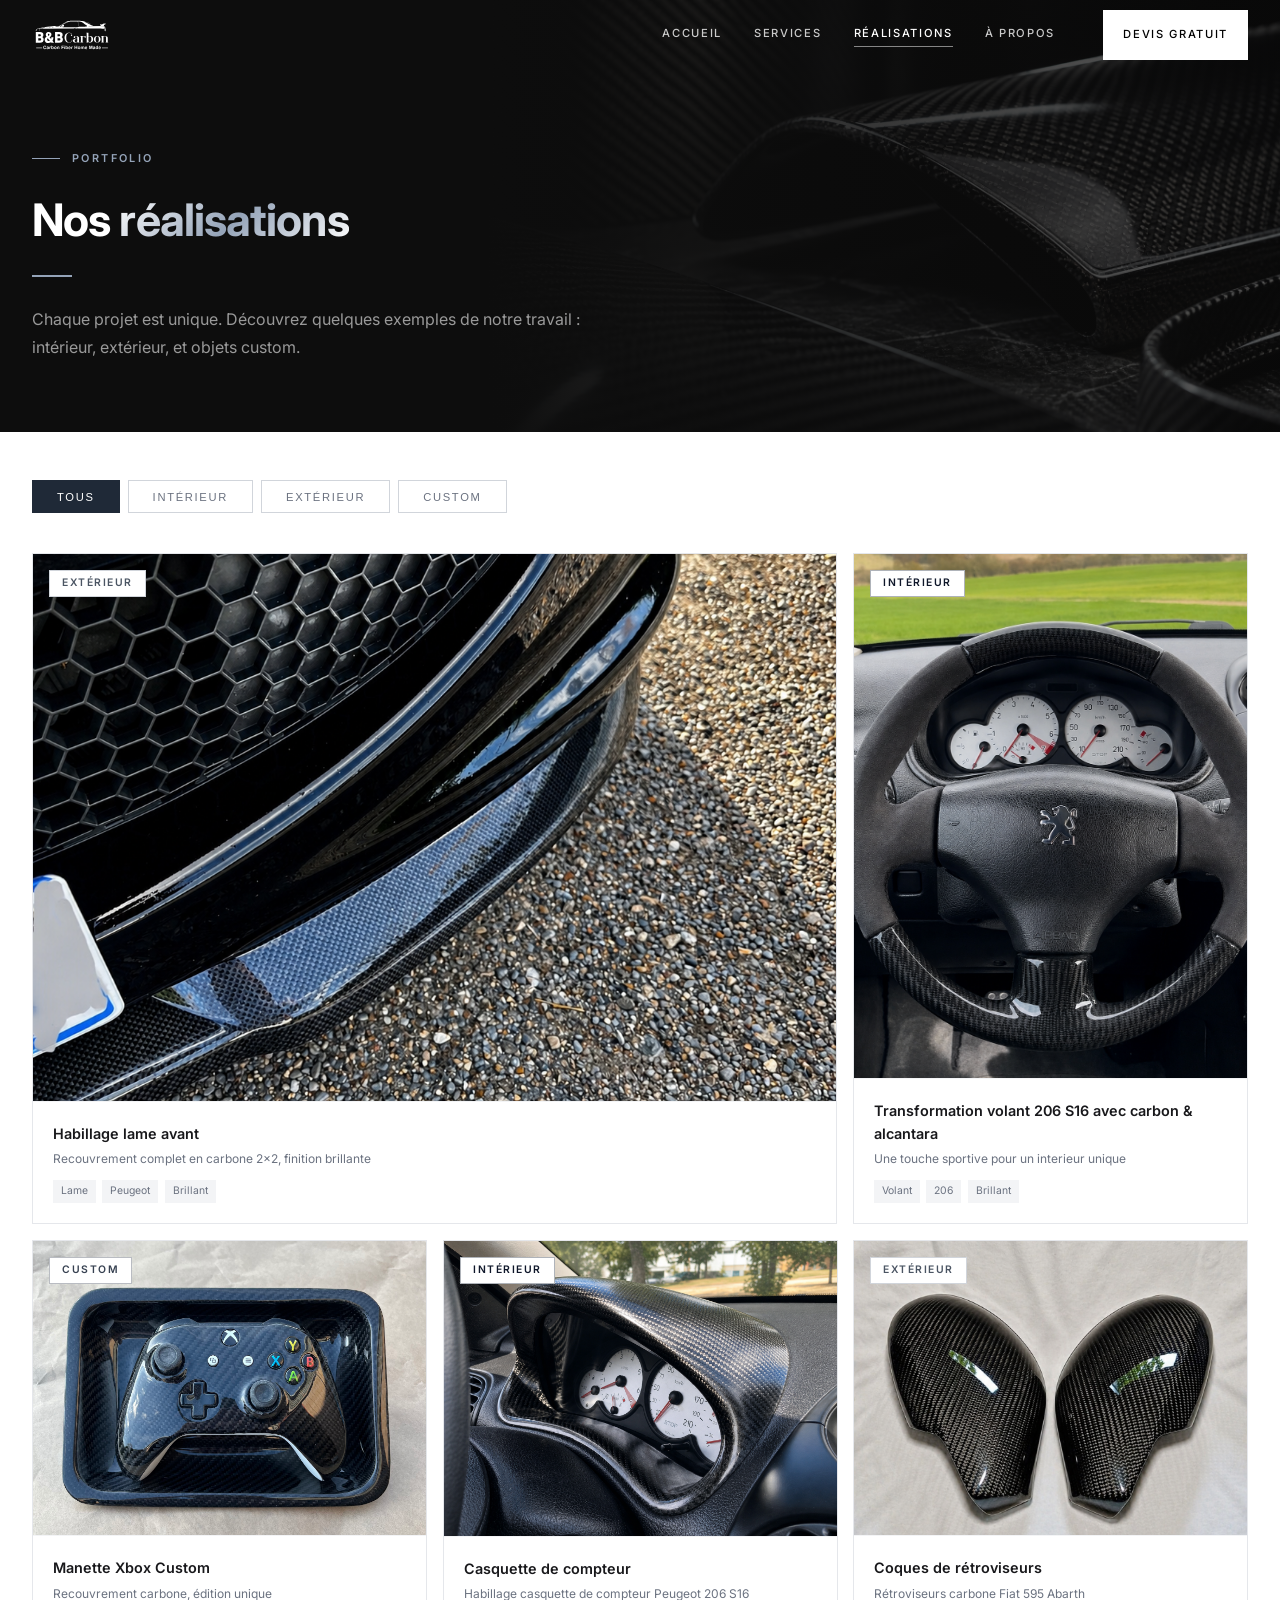
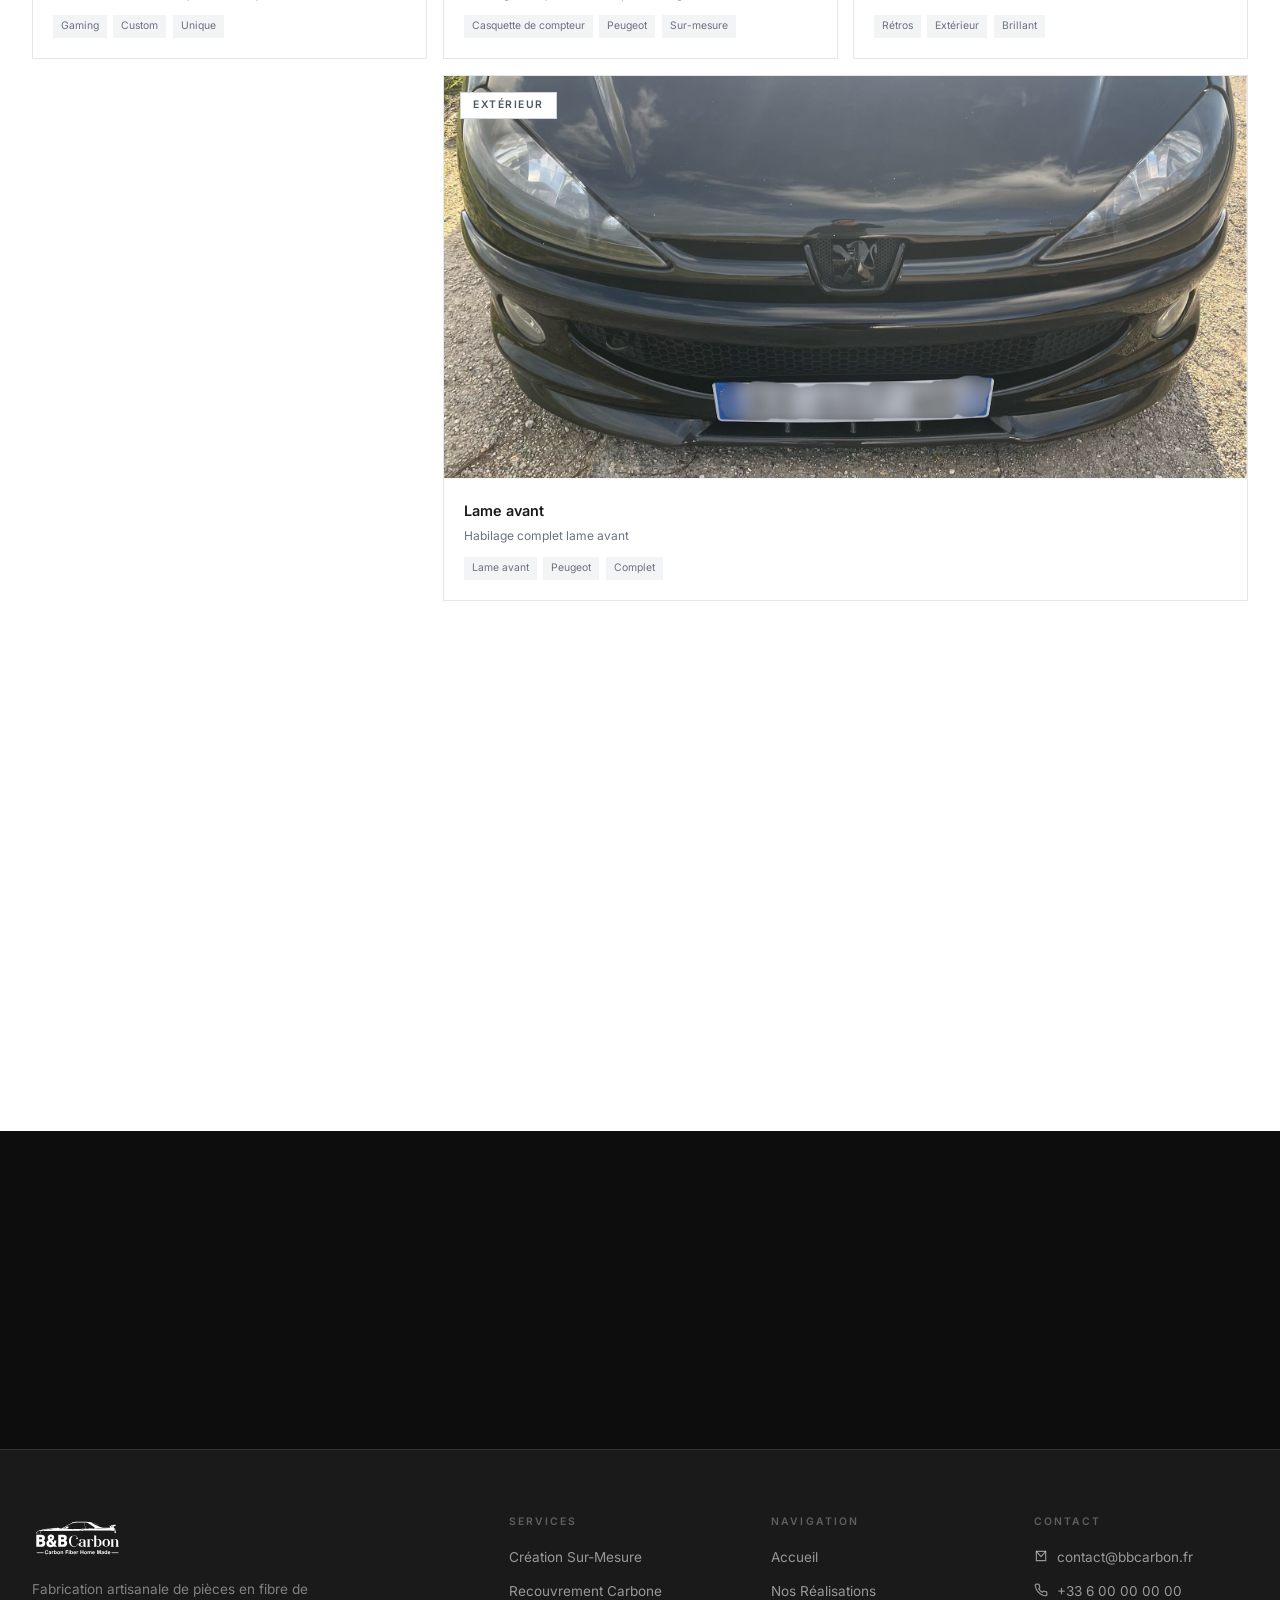
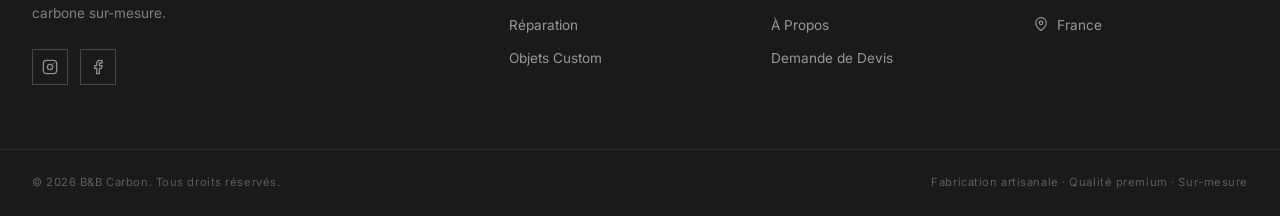
<file: realisations.html>
<!DOCTYPE html>
<html lang="fr">
<head>
  <meta charset="UTF-8" />
  <meta name="viewport" content="width=device-width, initial-scale=1.0" />
  <title>Réalisations — B&B Carbon</title>
  <meta name="description" content="Découvrez les réalisations B&B Carbon : habillages intérieur, pièces extérieur et objets custom en fibre de carbone." />
  <link rel="preconnect" href="https://fonts.googleapis.com" />
  <link href="https://fonts.googleapis.com/css2?family=Inter:wght@300;400;500;600;700;800;900&display=swap" rel="stylesheet" />
  <link rel="stylesheet" href="css/style.css" />
  <style>
    .nav { background: transparent; border-bottom-color: transparent; }
    .nav-logo img { filter: brightness(0) invert(1); }
    .nav-link { color: rgba(255,255,255,0.78); }
    .nav-link:hover { color: #fff; }
    .nav-link::after { background: rgba(255,255,255,0.5); }
    .nav-link.active { color: #fff; }
    .nav-link.active::after { background: rgba(255,255,255,0.5); }
    .nav-cta.btn-primary { background: #fff; color: #000; }
    .nav-cta.btn-primary:hover { background: rgba(255,255,255,0.9); box-shadow: none; }
    .nav-toggle .bar { background: #fff; }

    .cta-carbon {
      background-color: #0d0d0d;
      border-top: none;
    }
    .cta-carbon h2 { color: #fff; }
    .cta-carbon p { color: rgba(255,255,255,0.6); }
    .cta-carbon .label { color: rgba(255,255,255,0.4); }
  </style>
</head>
<body>

  <nav class="nav">
    <div class="nav-inner">
      <a href="index.html" class="nav-logo"><img src="images/logo_noir.svg" alt="B&B Carbon" /></a>
      <div class="nav-links">
        <a href="index.html" class="nav-link">Accueil</a>
        <a href="services.html" class="nav-link">Services</a>
        <a href="realisations.html" class="nav-link">Réalisations</a>
        <a href="a-propos.html" class="nav-link">À Propos</a>
        <a href="contact.html" class="nav-link nav-cta btn btn-primary btn-sm">Devis Gratuit</a>
      </div>
      <button class="nav-toggle" id="nav-toggle" aria-label="Ouvrir le menu" aria-expanded="false">
        <span class="bar"></span><span class="bar"></span><span class="bar"></span>
      </button>
    </div>
  </nav>
  <div class="mobile-menu" id="mobile-menu">
    <nav class="mobile-nav">
      <a href="index.html" class="mobile-nav-link"><span class="mobile-nav-num">01</span>Accueil</a>
      <a href="services.html" class="mobile-nav-link"><span class="mobile-nav-num">02</span>Services</a>
      <a href="realisations.html" class="mobile-nav-link"><span class="mobile-nav-num">03</span>Réalisations</a>
      <a href="a-propos.html" class="mobile-nav-link"><span class="mobile-nav-num">04</span>À Propos</a>
    </nav>
    <a href="contact.html" class="btn btn-primary mobile-menu-cta">Devis Gratuit <svg width="16" height="16" fill="none" stroke="currentColor" stroke-width="2" viewBox="0 0 24 24"><path d="M5 12h14M12 5l7 7-7 7"/></svg></a>
  </div>

  <!-- EN-TÊTE -->
  <section class="services-hero">
    <div class="services-hero-bg">
      <img src="images/header_realisation.png" alt="" aria-hidden="true" />
    </div>
    <div class="services-hero-inner">
      <div class="services-hero-text animate-in">
        <span class="services-hero-label">Portfolio</span>
        <h1 class="services-hero-title">Nos <span>réalisations</span></h1>
        <div class="services-hero-divider"></div>
        <p>Chaque projet est unique. Découvrez quelques exemples de notre travail : intérieur, extérieur, et objets custom.</p>
      </div>
    </div>
  </section>

  <!-- GALERIE -->
  <section class="realisations-section">
    <div class="container">
      <!-- Filtres -->
      <div class="filter-bar animate-in">
        <button class="filter-btn active" data-cat="Tous">Tous</button>
        <button class="filter-btn" data-cat="Intérieur">Intérieur</button>
        <button class="filter-btn" data-cat="Extérieur">Extérieur</button>
        <button class="filter-btn" data-cat="Custom">Custom</button>
      </div>

      <!-- Grille projets -->
      <div class="projects-grid">

        <div class="project-card wide animate-in" data-category="Extérieur">
          <div class="project-visual">
            <img src="images/206_avant.png" alt="Habillage volant BMW M3" loading="lazy" />
            <span class="project-category-badge exterior">Extérieur</span>
            <div class="project-hover-overlay"></div>
          </div>
          <div class="project-info">
            <h3>Habillage lame avant</h3>
            <p>Recouvrement complet en carbone 2×2, finition brillante</p>
            <div class="project-tags">
              <span class="project-tag">Lame</span>
              <span class="project-tag">Peugeot</span>
              <span class="project-tag">Brillant</span>
            </div>
          </div>
        </div>

        <div class="project-card animate-in" data-category="Intérieur" data-delay="60">
          <div class="project-visual" style="aspect-ratio: 3/4;">
            <img src="images/volant_2.png" alt="Diffuseur Audi RS" loading="lazy" />
            <span class="project-category-badge interior">Intérieur</span>
            <div class="project-hover-overlay"></div>
          </div>
          <div class="project-info">
            <h3>Transformation volant 206 S16 avec carbon & alcantara</h3>
            <p>Une touche sportive pour un interieur unique</p>
            <div class="project-tags">
              <span class="project-tag">Volant</span>
              <span class="project-tag">206</span>
              <span class="project-tag">Brillant</span>
            </div>
          </div>
        </div>

        <div class="project-card animate-in" data-category="Custom" data-delay="120">
          <div class="project-visual">
            <img src="images/xbox.jpeg" alt="Manette Xbox Custom" loading="lazy" />
            <span class="project-category-badge custom">Custom</span>
            <div class="project-hover-overlay"></div>
          </div>
          <div class="project-info">
            <h3>Manette Xbox Custom</h3>
            <p>Recouvrement carbone, édition unique</p>
            <div class="project-tags">
              <span class="project-tag">Gaming</span>
              <span class="project-tag">Custom</span>
              <span class="project-tag">Unique</span>
            </div>
          </div>
        </div>

        <div class="project-card animate-in" data-category="Intérieur" data-delay="180">
          <div class="project-visual">
            <img src="images/board_2.png" alt="Console centrale Porsche" loading="lazy" />
            <span class="project-category-badge interior">Intérieur</span>
            <div class="project-hover-overlay"></div>
          </div>
          <div class="project-info">
            <h3>Casquette de compteur</h3>
            <p>Habillage casquette de compteur Peugeot 206 S16</p>
            <div class="project-tags">
              <span class="project-tag">Casquette de compteur</span>
              <span class="project-tag">Peugeot</span>
              <span class="project-tag">Sur-mesure</span>
            </div>
          </div>
        </div>

        <div class="project-card animate-in" data-category="Extérieur" data-delay="240">
          <div class="project-visual">
            <img src="images/coque.png" alt="Coques de rétroviseurs" loading="lazy" />
            <span class="project-category-badge exterior">Extérieur</span>
            <div class="project-hover-overlay"></div>
          </div>
          <div class="project-info">
            <h3>Coques de rétroviseurs</h3>
            <p>Rétroviseurs carbone Fiat 595 Abarth</p>
            <div class="project-tags">
              <span class="project-tag">Rétros</span>
              <span class="project-tag">Extérieur</span>
              <span class="project-tag">Brillant</span>
            </div>
          </div>
        </div>

        <div class="project-card tall animate-in" data-category="Extérieur" data-delay="300">
          <div class="project-visual">
            <img src="images/aile_206.png" alt="Aileron GT sur-mesure" loading="lazy" />
            <span class="project-category-badge exterior">Extérieur</span>
            <div class="project-hover-overlay"></div>
          </div>
          <div class="project-info">
            <h3>Aileron GT sur-mesure</h3>
            <p>Aileron arrière GT conçu et fabriqué de zéro</p>
            <div class="project-tags">
              <span class="project-tag">Aileron</span>
              <span class="project-tag">Création</span>
              <span class="project-tag">GT</span>
            </div>
          </div>
        </div>

        <div class="project-card wide animate-in" data-category="Extérieur" data-delay="360">
          <div class="project-visual">
            <img src="images/avant.jpeg" alt="Tableau de bord Maserati" loading="lazy" />
            <span class="project-category-badge exterior">Extérieur</span>
            <div class="project-hover-overlay"></div>
          </div>
          <div class="project-info">
            <h3>Lame avant</h3>
            <p>Habilage complet lame avant</p>
            <div class="project-tags">
              <span class="project-tag">Lame avant</span>
              <span class="project-tag">Peugeot</span>
              <span class="project-tag">Complet</span>
            </div>
          </div>
        </div>

        <div class="project-card animate-in" data-category="Custom" data-delay="420">
          <div class="project-visual">
            <img src="images/bottle_creation.png" alt="Casque moto custom" loading="lazy" />
            <span class="project-category-badge custom">Custom</span>
            <div class="project-hover-overlay"></div>
          </div>
          <div class="project-info">
            <h3>Porte bouteille</h3>
            <p>Porte bouteille recouvert carbone et design personnalisé</p>
            <div class="project-tags">
              <span class="project-tag">Objet</span>
              <span class="project-tag">Design</span>
              <span class="project-tag">Custom</span>
            </div>
          </div>
        </div>


      </div>

      <div id="no-results" class="no-results" style="display:none;">Aucun projet dans cette catégorie.</div>
    </div>
  </section>

  <!-- CTA -->
  <section class="cta-section cta-carbon">
    <div class="animate-in">
      <h2>Votre projet sera le prochain</h2>
      <p>Décrivez-nous votre idée et obtenez un devis gratuit.</p>
      <a href="contact.html" class="btn btn-primary">Lancer Mon Projet <svg width="16" height="16" fill="none" stroke="currentColor" stroke-width="2" viewBox="0 0 24 24"><path d="M5 12h14M12 5l7 7-7 7"/></svg></a>
    </div>
  </section>

  <!-- FOOTER -->
  <footer>
    <div class="footer-main">
      <div class="footer-brand">
        <img src="images/logo.svg" alt="B&B Carbon" />
        <p>Fabrication artisanale de pièces en fibre de carbone sur-mesure.</p>
        <div class="footer-social">
          <a href="#" aria-label="Instagram"><svg width="16" height="16" fill="none" stroke="currentColor" stroke-width="2" viewBox="0 0 24 24"><rect x="2" y="2" width="20" height="20" rx="5"/><circle cx="12" cy="12" r="4"/><circle cx="17.5" cy="6.5" r="1" fill="currentColor" stroke="none"/></svg></a>
          <a href="#" aria-label="Facebook"><svg width="16" height="16" fill="none" stroke="currentColor" stroke-width="2" viewBox="0 0 24 24"><path d="M18 2h-3a5 5 0 00-5 5v3H7v4h3v8h4v-8h3l1-4h-4V7a1 1 0 011-1h3z"/></svg></a>
        </div>
      </div>
      <div class="footer-col">
        <h4>Services</h4>
        <ul>
          <li><a href="services.html#creation">Création Sur-Mesure</a></li>
          <li><a href="services.html#recouvrement">Recouvrement Carbone</a></li>
          <li><a href="services.html#reparation">Réparation</a></li>
          <li><a href="services.html#custom">Objets Custom</a></li>
        </ul>
      </div>
      <div class="footer-col">
        <h4>Navigation</h4>
        <ul>
          <li><a href="index.html">Accueil</a></li>
          <li><a href="realisations.html">Nos Réalisations</a></li>
          <li><a href="a-propos.html">À Propos</a></li>
          <li><a href="contact.html">Demande de Devis</a></li>
        </ul>
      </div>
      <div class="footer-col">
        <h4>Contact</h4>
        <ul>
          <li><a href="mailto:contact@bbcarbon.fr"><svg width="14" height="14" fill="none" stroke="currentColor" stroke-width="2" viewBox="0 0 24 24"><path d="M4 4h16v16H4z"/><path d="M4 4l8 9 8-9"/></svg>contact@bbcarbon.fr</a></li>
          <li><a href="tel:+33600000000"><svg width="14" height="14" fill="none" stroke="currentColor" stroke-width="2" viewBox="0 0 24 24"><path d="M22 16.92v3a2 2 0 01-2.18 2 19.79 19.79 0 01-8.63-3.07 19.5 19.5 0 01-6-6 19.79 19.79 0 01-3.07-8.67A2 2 0 014.11 2h3a2 2 0 012 1.72c.127.96.361 1.903.7 2.81a2 2 0 01-.45 2.11L8.09 9.91a16 16 0 006 6l1.27-1.27a2 2 0 012.11-.45c.907.339 1.85.573 2.81.7A2 2 0 0122 16.92z"/></svg>+33 6 00 00 00 00</a></li>
          <li><span><svg width="14" height="14" fill="none" stroke="currentColor" stroke-width="2" viewBox="0 0 24 24"><path d="M21 10c0 7-9 13-9 13s-9-6-9-13a9 9 0 0118 0z"/><circle cx="12" cy="10" r="3"/></svg>France</span></li>
        </ul>
      </div>
    </div>
    <div class="footer-bottom">
      <p>© <span class="footer-year"></span> B&B Carbon. Tous droits réservés.</p>
      <p>Fabrication artisanale · Qualité premium · Sur-mesure</p>
    </div>
  </footer>

  <script src="js/main.js"></script>
</body>
</html>
</file>
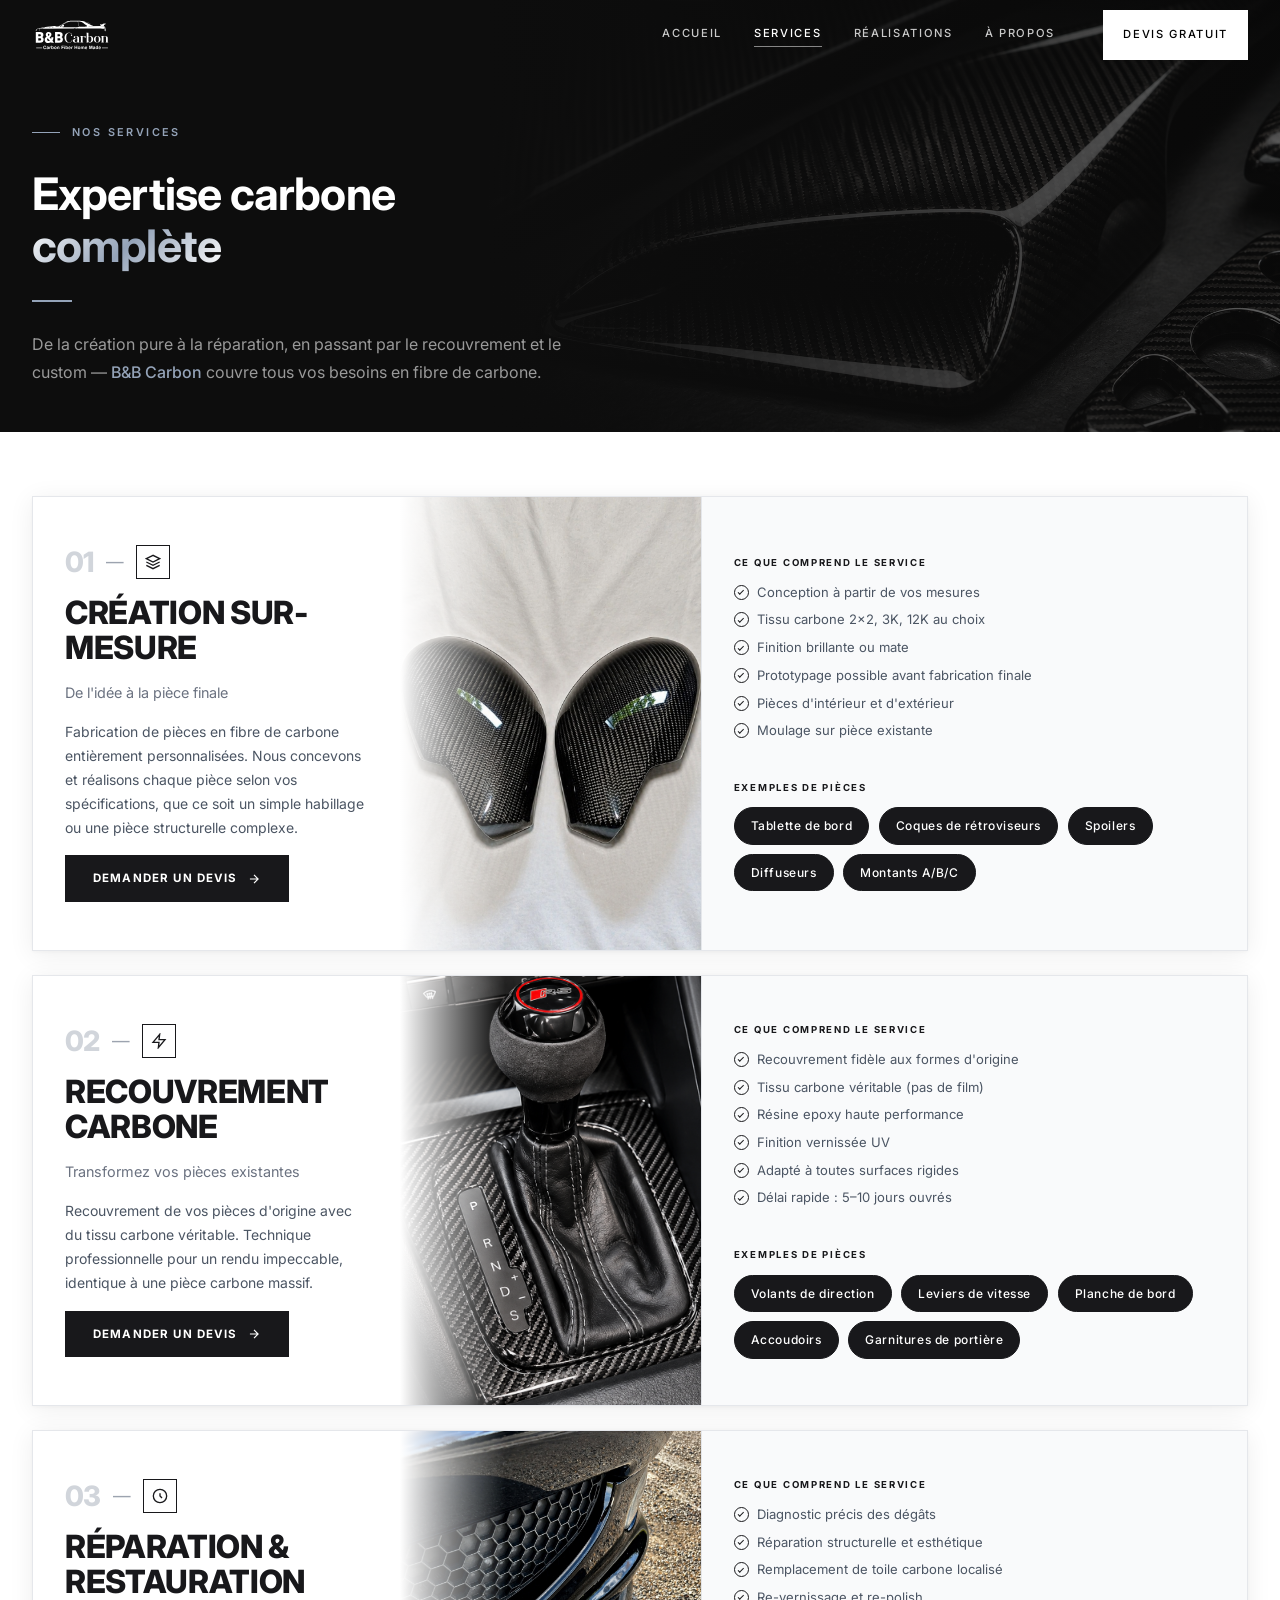
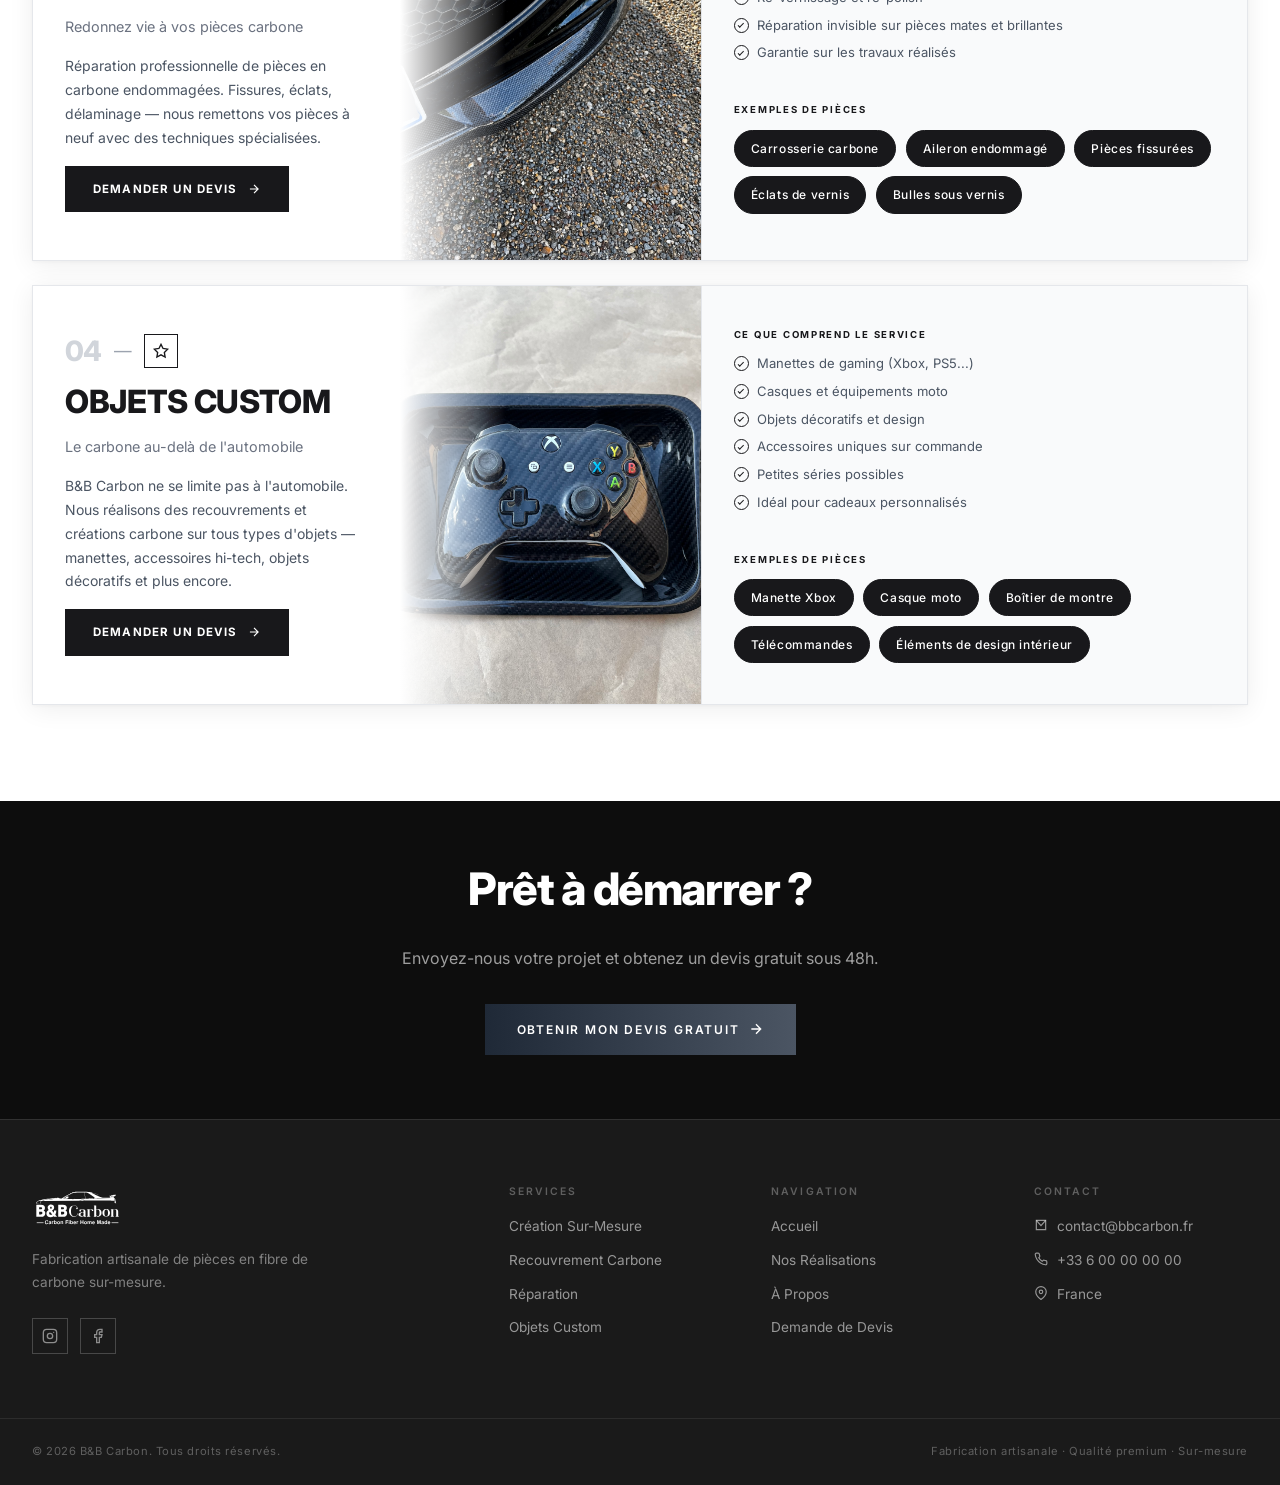
<file: services.html>
<!DOCTYPE html>
<html lang="fr">
<head>
  <meta charset="UTF-8" />
  <meta name="viewport" content="width=device-width, initial-scale=1.0" />
  <title>Services — B&B Carbon</title>
  <meta name="description" content="Découvrez tous les services B&B Carbon : création sur-mesure, recouvrement carbone, réparation de pièces et objets custom." />
  <link rel="preconnect" href="https://fonts.googleapis.com" />
  <link href="https://fonts.googleapis.com/css2?family=Inter:wght@300;400;500;600;700;800;900&display=swap" rel="stylesheet" />
  <link rel="stylesheet" href="css/style.css" />
  <style>
    .nav { background: transparent; border-bottom-color: transparent; }
    .nav-logo img { filter: brightness(0) invert(1); }
    .nav-link { color: rgba(255,255,255,0.78); }
    .nav-link:hover { color: #fff; }
    .nav-link::after { background: rgba(255,255,255,0.5); }
    .nav-link.active { color: #fff; }
    .nav-link.active::after { background: rgba(255,255,255,0.5); }
    .nav-cta.btn-primary { background: #fff; color: #000; }
    .nav-cta.btn-primary:hover { background: rgba(255,255,255,0.9); box-shadow: none; }
    .nav-toggle .bar { background: #fff; }

    .cta-carbon {
      background-color: #0d0d0d;
      border-top: none;
    }
    .cta-carbon h2 { color: #fff; }
    .cta-carbon p { color: rgba(255,255,255,0.6); }
    .cta-carbon .label { color: rgba(255,255,255,0.4); }
  </style>
</head>
<body>

  <nav class="nav">
    <div class="nav-inner">
      <a href="index.html" class="nav-logo"><img src="images/logo.svg" alt="B&B Carbon" /></a>
      <div class="nav-links">
        <a href="index.html" class="nav-link">Accueil</a>
        <a href="services.html" class="nav-link">Services</a>
        <a href="realisations.html" class="nav-link">Réalisations</a>
        <a href="a-propos.html" class="nav-link">À Propos</a>
        <a href="contact.html" class="nav-link nav-cta btn btn-primary btn-sm">Devis Gratuit</a>
      </div>
      <button class="nav-toggle" id="nav-toggle" aria-label="Ouvrir le menu" aria-expanded="false">
        <span class="bar"></span><span class="bar"></span><span class="bar"></span>
      </button>
    </div>
  </nav>
  <div class="mobile-menu" id="mobile-menu">
    <nav class="mobile-nav">
      <a href="index.html" class="mobile-nav-link"><span class="mobile-nav-num">01</span>Accueil</a>
      <a href="services.html" class="mobile-nav-link"><span class="mobile-nav-num">02</span>Services</a>
      <a href="realisations.html" class="mobile-nav-link"><span class="mobile-nav-num">03</span>Réalisations</a>
      <a href="a-propos.html" class="mobile-nav-link"><span class="mobile-nav-num">04</span>À Propos</a>
    </nav>
    <a href="contact.html" class="btn btn-primary mobile-menu-cta">Devis Gratuit <svg width="16" height="16" fill="none" stroke="currentColor" stroke-width="2" viewBox="0 0 24 24"><path d="M5 12h14M12 5l7 7-7 7"/></svg></a>
  </div>

  <!-- HERO -->
  <section class="services-hero">
    <div class="services-hero-bg">
      <img src="images/services_header.png" alt="" aria-hidden="true" />
    </div>
    <div class="services-hero-inner">
      <div class="services-hero-text animate-in">
        <span class="services-hero-label">Nos Services</span>
        <h1 class="services-hero-title">Expertise carbone<br><span>complète</span></h1>
        <div class="services-hero-divider"></div>
        <p>De la création pure à la réparation, en passant par le recouvrement et le custom — <strong>B&amp;B Carbon</strong> couvre tous vos besoins en fibre de carbone.</p>
      </div>
    </div>
  </section>

  <!-- LISTE DES SERVICES -->
  <section class="services-list">

    <!-- 01 Création — design révisé -->
    <div class="service-block-v2 service-design-new animate-in" id="creation">
      <div class="sv2-main">
        <div class="sv2-text">
          <div class="sv2-header">
            <span class="sv2-num">01</span>
            <span class="sv2-dash">—</span>
            <span class="sv2-icon">
              <svg width="16" height="16" fill="none" stroke="currentColor" stroke-width="2" viewBox="0 0 24 24"><polygon points="12 2 2 7 12 12 22 7 12 2"/><polyline points="2 17 12 22 22 17"/><polyline points="2 12 12 17 22 12"/></svg>
            </span>
          </div>
          <h2>Création Sur-Mesure</h2>
          <p class="sv2-subtitle">De l'idée à la pièce finale</p>
          <p class="sv2-desc">Fabrication de pièces en fibre de carbone entièrement personnalisées. Nous concevons et réalisons chaque pièce selon vos spécifications, que ce soit un simple habillage ou une pièce structurelle complexe.</p>
          <a href="contact.html" class="sv2-btn">Demander un Devis <svg width="14" height="14" fill="none" stroke="currentColor" stroke-width="2" viewBox="0 0 24 24"><path d="M5 12h14M12 5l7 7-7 7"/></svg></a>
        </div>
        <div class="sv2-product-img">
          <img src="images/coque.png" alt="Pièce carbone sur-mesure" />
        </div>
      </div>
      <div class="sv2-details sv2-details-right">
        <div>
          <span class="sv2-section-label">Ce que comprend le service</span>
          <ul class="sv2-features">
            <li class="sv2-feature"><span class="sv2-dot"></span>Conception à partir de vos mesures</li>
            <li class="sv2-feature"><span class="sv2-dot"></span>Tissu carbone 2×2, 3K, 12K au choix</li>
            <li class="sv2-feature"><span class="sv2-dot"></span>Finition brillante ou mate</li>
            <li class="sv2-feature"><span class="sv2-dot"></span>Prototypage possible avant fabrication finale</li>
            <li class="sv2-feature"><span class="sv2-dot"></span>Pièces d'intérieur et d'extérieur</li>
            <li class="sv2-feature"><span class="sv2-dot"></span>Moulage sur pièce existante</li>
          </ul>
        </div>
        <div>
          <span class="sv2-section-label">Exemples de pièces</span>
          <div class="sv2-examples">
            <span class="sv2-example-tag">Tablette de bord</span>
            <span class="sv2-example-tag">Coques de rétroviseurs</span>
            <span class="sv2-example-tag">Spoilers</span>
            <span class="sv2-example-tag">Diffuseurs</span>
            <span class="sv2-example-tag">Montants A/B/C</span>
          </div>
        </div>
      </div>
    </div>

    <!-- 02 Recouvrement — design révisé -->
    <div class="service-block-v2 service-design-new animate-in" id="recouvrement">
      <div class="sv2-main">
        <div class="sv2-text">
          <div class="sv2-header">
            <span class="sv2-num">02</span>
            <span class="sv2-dash">—</span>
            <span class="sv2-icon">
              <svg width="16" height="16" fill="none" stroke="currentColor" stroke-width="2" viewBox="0 0 24 24"><path d="M13 2L3 14h9l-1 8 10-12h-9l1-8z"/></svg>
            </span>
          </div>
          <h2>Recouvrement Carbone</h2>
          <p class="sv2-subtitle">Transformez vos pièces existantes</p>
          <p class="sv2-desc">Recouvrement de vos pièces d'origine avec du tissu carbone véritable. Technique professionnelle pour un rendu impeccable, identique à une pièce carbone massif.</p>
          <a href="contact.html" class="sv2-btn">Demander un Devis <svg width="14" height="14" fill="none" stroke="currentColor" stroke-width="2" viewBox="0 0 24 24"><path d="M5 12h14M12 5l7 7-7 7"/></svg></a>
        </div>
        <div class="sv2-product-img">
          <img src="images/boite.png" alt="Recouvrement carbone" />
        </div>
      </div>
      <div class="sv2-details sv2-details-right">
        <div>
          <span class="sv2-section-label">Ce que comprend le service</span>
          <ul class="sv2-features">
            <li class="sv2-feature"><span class="sv2-dot"></span>Recouvrement fidèle aux formes d'origine</li>
            <li class="sv2-feature"><span class="sv2-dot"></span>Tissu carbone véritable (pas de film)</li>
            <li class="sv2-feature"><span class="sv2-dot"></span>Résine epoxy haute performance</li>
            <li class="sv2-feature"><span class="sv2-dot"></span>Finition vernissée UV</li>
            <li class="sv2-feature"><span class="sv2-dot"></span>Adapté à toutes surfaces rigides</li>
            <li class="sv2-feature"><span class="sv2-dot"></span>Délai rapide : 5–10 jours ouvrés</li>
          </ul>
        </div>
        <div>
          <span class="sv2-section-label">Exemples de pièces</span>
          <div class="sv2-examples">
            <span class="sv2-example-tag">Volants de direction</span>
            <span class="sv2-example-tag">Leviers de vitesse</span>
            <span class="sv2-example-tag">Planche de bord</span>
            <span class="sv2-example-tag">Accoudoirs</span>
            <span class="sv2-example-tag">Garnitures de portière</span>
          </div>
        </div>
      </div>
    </div>

    <!-- 03 Réparation — design révisé -->
    <div class="service-block-v2 service-design-new animate-in" id="reparation">
      <div class="sv2-main">
        <div class="sv2-text">
          <div class="sv2-header">
            <span class="sv2-num">03</span>
            <span class="sv2-dash">—</span>
            <span class="sv2-icon">
              <svg width="16" height="16" fill="none" stroke="currentColor" stroke-width="2" viewBox="0 0 24 24"><circle cx="12" cy="12" r="10"/><path d="M12 8v4l3 3"/></svg>
            </span>
          </div>
          <h2>Réparation & Restauration</h2>
          <p class="sv2-subtitle">Redonnez vie à vos pièces carbone</p>
          <p class="sv2-desc">Réparation professionnelle de pièces en carbone endommagées. Fissures, éclats, délaminage — nous remettons vos pièces à neuf avec des techniques spécialisées.</p>
          <a href="contact.html" class="sv2-btn">Demander un Devis <svg width="14" height="14" fill="none" stroke="currentColor" stroke-width="2" viewBox="0 0 24 24"><path d="M5 12h14M12 5l7 7-7 7"/></svg></a>
        </div>
        <div class="sv2-product-img">
          <img src="images/206_avant.png" alt="Réparation pièce carbone" />
        </div>
      </div>
      <div class="sv2-details sv2-details-right">
        <div>
          <span class="sv2-section-label">Ce que comprend le service</span>
          <ul class="sv2-features">
            <li class="sv2-feature"><span class="sv2-dot"></span>Diagnostic précis des dégâts</li>
            <li class="sv2-feature"><span class="sv2-dot"></span>Réparation structurelle et esthétique</li>
            <li class="sv2-feature"><span class="sv2-dot"></span>Remplacement de toile carbone localisé</li>
            <li class="sv2-feature"><span class="sv2-dot"></span>Re-vernissage et re-polish</li>
            <li class="sv2-feature"><span class="sv2-dot"></span>Réparation invisible sur pièces mates et brillantes</li>
            <li class="sv2-feature"><span class="sv2-dot"></span>Garantie sur les travaux réalisés</li>
          </ul>
        </div>
        <div>
          <span class="sv2-section-label">Exemples de pièces</span>
          <div class="sv2-examples">
            <span class="sv2-example-tag">Carrosserie carbone</span>
            <span class="sv2-example-tag">Aileron endommagé</span>
            <span class="sv2-example-tag">Pièces fissurées</span>
            <span class="sv2-example-tag">Éclats de vernis</span>
            <span class="sv2-example-tag">Bulles sous vernis</span>
          </div>
        </div>
      </div>
    </div>

    <!-- 04 Custom — design révisé -->
    <div class="service-block-v2 service-design-new animate-in" id="custom">
      <div class="sv2-main">
        <div class="sv2-text">
          <div class="sv2-header">
            <span class="sv2-num">04</span>
            <span class="sv2-dash">—</span>
            <span class="sv2-icon">
              <svg width="16" height="16" fill="none" stroke="currentColor" stroke-width="2" viewBox="0 0 24 24"><path d="M12 2l3.09 6.26L22 9.27l-5 4.87 1.18 6.88L12 17.77l-6.18 3.25L7 14.14 2 9.27l6.91-1.01L12 2z"/></svg>
            </span>
          </div>
          <h2>Objets Custom</h2>
          <p class="sv2-subtitle">Le carbone au-delà de l'automobile</p>
          <p class="sv2-desc">B&amp;B Carbon ne se limite pas à l'automobile. Nous réalisons des recouvrements et créations carbone sur tous types d'objets — manettes, accessoires hi-tech, objets décoratifs et plus encore.</p>
          <a href="contact.html" class="sv2-btn">Demander un Devis <svg width="14" height="14" fill="none" stroke="currentColor" stroke-width="2" viewBox="0 0 24 24"><path d="M5 12h14M12 5l7 7-7 7"/></svg></a>
        </div>
        <div class="sv2-product-img">
          <img src="images/xbox.jpeg" alt="Objet custom carbone" />
        </div>
      </div>
      <div class="sv2-details sv2-details-right">
        <div>
          <span class="sv2-section-label">Ce que comprend le service</span>
          <ul class="sv2-features">
            <li class="sv2-feature"><span class="sv2-dot"></span>Manettes de gaming (Xbox, PS5...)</li>
            <li class="sv2-feature"><span class="sv2-dot"></span>Casques et équipements moto</li>
            <li class="sv2-feature"><span class="sv2-dot"></span>Objets décoratifs et design</li>
            <li class="sv2-feature"><span class="sv2-dot"></span>Accessoires uniques sur commande</li>
            <li class="sv2-feature"><span class="sv2-dot"></span>Petites séries possibles</li>
            <li class="sv2-feature"><span class="sv2-dot"></span>Idéal pour cadeaux personnalisés</li>
          </ul>
        </div>
        <div>
          <span class="sv2-section-label">Exemples de pièces</span>
          <div class="sv2-examples">
            <span class="sv2-example-tag">Manette Xbox</span>
            <span class="sv2-example-tag">Casque moto</span>
            <span class="sv2-example-tag">Boîtier de montre</span>
            <span class="sv2-example-tag">Télécommandes</span>
            <span class="sv2-example-tag">Éléments de design intérieur</span>
          </div>
        </div>
      </div>
    </div>

  </section>

  <!-- CTA -->
  <section class="cta-section cta-carbon">
    <div class="animate-in">
      <h2>Prêt à démarrer ?</h2>
      <p>Envoyez-nous votre projet et obtenez un devis gratuit sous 48h.</p>
      <a href="contact.html" class="btn btn-primary">Obtenir Mon Devis Gratuit <svg width="16" height="16" fill="none" stroke="currentColor" stroke-width="2" viewBox="0 0 24 24"><path d="M5 12h14M12 5l7 7-7 7"/></svg></a>
    </div>
  </section>

  <!-- FOOTER -->
  <footer>

    <div class="footer-main">
      <div class="footer-brand">
        <img src="images/logo.svg" alt="B&B Carbon" />
        <p>Fabrication artisanale de pièces en fibre de carbone sur-mesure.</p>
        <div class="footer-social">
          <a href="#" aria-label="Instagram"><svg width="16" height="16" fill="none" stroke="currentColor" stroke-width="2" viewBox="0 0 24 24"><rect x="2" y="2" width="20" height="20" rx="5"/><circle cx="12" cy="12" r="4"/><circle cx="17.5" cy="6.5" r="1" fill="currentColor" stroke="none"/></svg></a>
          <a href="#" aria-label="Facebook"><svg width="16" height="16" fill="none" stroke="currentColor" stroke-width="2" viewBox="0 0 24 24"><path d="M18 2h-3a5 5 0 00-5 5v3H7v4h3v8h4v-8h3l1-4h-4V7a1 1 0 011-1h3z"/></svg></a>
        </div>
      </div>
      <div class="footer-col">
        <h4>Services</h4>
        <ul>
          <li><a href="services.html#creation">Création Sur-Mesure</a></li>
          <li><a href="services.html#recouvrement">Recouvrement Carbone</a></li>
          <li><a href="services.html#reparation">Réparation</a></li>
          <li><a href="services.html#custom">Objets Custom</a></li>
        </ul>
      </div>
      <div class="footer-col">
        <h4>Navigation</h4>
        <ul>
          <li><a href="index.html">Accueil</a></li>
          <li><a href="realisations.html">Nos Réalisations</a></li>
          <li><a href="a-propos.html">À Propos</a></li>
          <li><a href="contact.html">Demande de Devis</a></li>
        </ul>
      </div>
      <div class="footer-col">
        <h4>Contact</h4>
        <ul>
          <li><a href="mailto:contact@bbcarbon.fr"><svg width="14" height="14" fill="none" stroke="currentColor" stroke-width="2" viewBox="0 0 24 24"><path d="M4 4h16v16H4z"/><path d="M4 4l8 9 8-9"/></svg>contact@bbcarbon.fr</a></li>
          <li><a href="tel:+33600000000"><svg width="14" height="14" fill="none" stroke="currentColor" stroke-width="2" viewBox="0 0 24 24"><path d="M22 16.92v3a2 2 0 01-2.18 2 19.79 19.79 0 01-8.63-3.07 19.5 19.5 0 01-6-6 19.79 19.79 0 01-3.07-8.67A2 2 0 014.11 2h3a2 2 0 012 1.72c.127.96.361 1.903.7 2.81a2 2 0 01-.45 2.11L8.09 9.91a16 16 0 006 6l1.27-1.27a2 2 0 012.11-.45c.907.339 1.85.573 2.81.7A2 2 0 0122 16.92z"/></svg>+33 6 00 00 00 00</a></li>
          <li><span><svg width="14" height="14" fill="none" stroke="currentColor" stroke-width="2" viewBox="0 0 24 24"><path d="M21 10c0 7-9 13-9 13s-9-6-9-13a9 9 0 0118 0z"/><circle cx="12" cy="10" r="3"/></svg>France</span></li>
        </ul>
      </div>
    </div>
    <div class="footer-bottom">
      <p>© <span class="footer-year"></span> B&B Carbon. Tous droits réservés.</p>
      <p>Fabrication artisanale · Qualité premium · Sur-mesure</p>
    </div>
  </footer>

  <script src="js/main.js"></script>
  <script>
    (function () {
      var nav = document.querySelector('.nav');
      if (!nav) return;
      function update() { nav.classList.toggle('scrolled', window.scrollY > 60); }
      window.addEventListener('scroll', update, { passive: true });
      update();
    })();
  </script>
</body>
</html>
</file>
<file: css/style.css>
/* ============================================================
   B&B Carbon — Feuille de styles principale
   ============================================================ */

/* Variables */
:root {
  --accent: #0f172a;
  --accent-light: #94a3b8;
  --charcoal: #1f2937;
  --charcoal-mid: #374151;
  --charcoal-light: #4b5563;
  --zinc-900: #18181b;
  --gray-600: #4b5563;
  --gray-500: #6b7280;
  --gray-400: #9ca3af;
  --gray-300: #d1d5db;
  --gray-200: #e5e7eb;
  --gray-100: #f3f4f6;
  --gray-50: #f9fafb;
  --white: #ffffff;
  --dark-footer: #1a1a1a;
  --max-w: 1280px;
  --px: clamp(1rem, 4vw, 2rem);
  --edge-px: max(var(--px), calc((100vw - var(--max-w)) / 2 + var(--px)));
}

/* Reset */
*, *::before, *::after { box-sizing: border-box; margin: 0; padding: 0; }
html { scroll-behavior: smooth; overflow-x: hidden; -webkit-tap-highlight-color: transparent; }
body {
  background: #fff;
  color: var(--zinc-900);
  font-family: 'Inter', system-ui, sans-serif;
  -webkit-font-smoothing: antialiased;
  line-height: 1.6;
  overflow-x: hidden;
}
img { max-width: 100%; display: block; }
a { text-decoration: none; color: inherit; }
ul { list-style: none; }

/* Scrollbar */
::-webkit-scrollbar { width: 6px; }
::-webkit-scrollbar-track { background: #f1f1f1; }
::-webkit-scrollbar-thumb { background: var(--gray-300); border-radius: 3px; }
::-webkit-scrollbar-thumb:hover { background: var(--accent); }

/* ============================================================
   Layout
   ============================================================ */
.container {
  max-width: var(--max-w);
  margin: 0 auto;
  padding: 0 var(--px);
}

/* ============================================================
   Typographie utilitaire
   ============================================================ */
.label {
  font-size: 0.7rem;
  letter-spacing: 0.2em;
  text-transform: uppercase;
  font-weight: 600;
  color: var(--gray-500);
  display: block;
  margin-bottom: 0.75rem;
}

.section-title {
  font-size: clamp(1.8rem, 4vw, 3rem);
  font-weight: 700;
  letter-spacing: -0.02em;
  line-height: 1.15;
  color: var(--zinc-900);
}

.text-accent {
  background: linear-gradient(135deg, var(--zinc-900) 0%, var(--accent-light) 50%, var(--zinc-900) 100%);
  -webkit-background-clip: text;
  -webkit-text-fill-color: transparent;
  background-clip: text;
}

/* ============================================================
   Boutons
   ============================================================ */
.btn {
  display: inline-flex;
  align-items: center;
  justify-content: center;
  gap: 0.5rem;
  font-size: 0.75rem;
  font-weight: 600;
  letter-spacing: 0.15em;
  text-transform: uppercase;
  padding: 1rem 2rem;
  border: none;
  cursor: pointer;
  transition: all 0.3s ease;
  white-space: nowrap;
}
.btn:active { transform: scale(0.97); }

.btn-primary {
  background: linear-gradient(to right, var(--charcoal), var(--charcoal-light));
  color: #fff;
}
.btn-primary:hover {
  background: linear-gradient(to right, var(--charcoal-light), var(--charcoal-mid));
  box-shadow: 0 0 30px rgba(55, 65, 81, 0.25);
}

.btn-secondary {
  background: transparent;
  color: var(--charcoal);
  border: 1px solid var(--charcoal-mid);
}
.btn-secondary:hover {
  background: var(--charcoal);
  color: #fff;
}

.btn-ghost {
  background: transparent;
  color: var(--gray-600);
  border: 1px solid var(--gray-300);
  padding: 0.75rem 1.5rem;
}
.btn-ghost:hover {
  border-color: var(--gray-500);
  color: var(--zinc-900);
}

.btn-white {
  background: #fff;
  color: var(--dark-footer);
  font-size: 0.75rem;
  font-weight: 600;
  letter-spacing: 0.15em;
  text-transform: uppercase;
  padding: 1rem 2rem;
  display: inline-flex;
  align-items: center;
  gap: 0.5rem;
  cursor: pointer;
  border: none;
  transition: background 0.3s;
}
.btn-white:hover { background: var(--gray-100); }

.btn-sm { padding: 0.6rem 1.25rem; font-size: 0.7rem; }

/* ============================================================
   Navigation
   ============================================================ */
.nav {
  position: fixed;
  top: 0; left: 0; right: 0;
  z-index: 100;
  background: #fff;
  border-bottom: 1px solid var(--gray-200);
  transition: background 0.35s ease, border-color 0.35s ease;
}

.nav-inner {
  max-width: var(--max-w);
  margin: 0 auto;
  padding: 0 var(--px);
  display: flex;
  align-items: center;
  justify-content: space-between;
  height: 70px;
}

.nav-logo img { height: 42px; width: auto; transition: opacity 0.3s, filter 0.35s ease; }
.nav-logo:hover img { opacity: 0.8; }

.nav-links {
  display: flex;
  align-items: center;
  gap: 2rem;
}

.nav-link {
  font-size: 0.7rem;
  font-weight: 500;
  letter-spacing: 0.15em;
  text-transform: uppercase;
  color: var(--gray-600);
  transition: color 0.2s;
  position: relative;
  padding-bottom: 2px;
}
.nav-link::after {
  content: '';
  position: absolute;
  bottom: -2px; left: 0;
  height: 1px;
  width: 0;
  background: linear-gradient(to right, var(--accent), transparent);
  transition: width 0.3s;
}
.nav-link:hover { color: var(--zinc-900); }
.nav-link:hover::after { width: 100%; }
.nav-link.active { color: var(--accent); }
.nav-link.active::after { width: 100%; }

.nav-cta { margin-left: 1rem; padding-top: 1rem; padding-bottom: 1rem; }
.nav-cta.btn-primary { background: #000; color: #fff; }
.nav-cta.btn-primary:hover { background: #222; box-shadow: 0 4px 16px rgba(0,0,0,0.35); }
.nav-cta::after { display: none !important; }

/* Nav scrolled — commun à toutes les pages */
.nav.scrolled { background: #fff; border-bottom-color: var(--gray-200); }
.nav.scrolled .nav-logo img { filter: brightness(0); }
.nav.scrolled .nav-link { color: var(--gray-600); }
.nav.scrolled .nav-link:hover { color: var(--zinc-900); }
.nav.scrolled .nav-link::after { background: linear-gradient(to right, var(--zinc-900), transparent); }
.nav.scrolled .nav-link.active { color: var(--zinc-900); }
.nav.scrolled .nav-link.active::after { background: linear-gradient(to right, var(--zinc-900), transparent); }
.nav.scrolled .nav-cta.btn-primary { background: #000; color: #fff; }
.nav.scrolled .nav-cta.btn-primary:hover { background: #222; box-shadow: 0 4px 16px rgba(0,0,0,0.35); }
.nav.scrolled .nav-toggle .bar { background: var(--zinc-900); }

/* Menu mobile ouvert — force fond blanc + logo noir même sur pages transparentes */
@media (max-width: 768px) {
  .nav.menu-open { background: #fff !important; border-bottom-color: var(--gray-200) !important; }
  .nav.menu-open .nav-logo img { filter: brightness(0) !important; }
  .nav.menu-open .nav-toggle .bar { background: var(--zinc-900) !important; }
}

.nav-toggle {
  display: none;
  background: none;
  border: none;
  cursor: pointer;
  padding: 0.5rem;
  flex-direction: column;
  justify-content: center;
  gap: 5px;
  width: 36px;
  height: 36px;
}
.bar {
  display: block;
  width: 22px;
  height: 2px;
  background: var(--zinc-900);
  transition: transform 0.35s cubic-bezier(0.4,0,0.2,1), opacity 0.35s;
  transform-origin: center;
}
.nav-toggle.open .bar:nth-child(1) { transform: translateY(7px) rotate(45deg); }
.nav-toggle.open .bar:nth-child(2) { opacity: 0; transform: scaleX(0); }
.nav-toggle.open .bar:nth-child(3) { transform: translateY(-7px) rotate(-45deg); }

/* Menu mobile */
.mobile-menu {
  display: none;
  position: fixed;
  inset: 70px 0 0 0;
  z-index: 99;
  background: #141414;
  flex-direction: column;
  justify-content: space-between;
  padding: 3rem 2rem 2.5rem;
  opacity: 0;
  transform: translateX(100%);
  pointer-events: none;
  transition: opacity 0.4s cubic-bezier(0.4,0,0.2,1), transform 0.4s cubic-bezier(0.4,0,0.2,1);
}
.mobile-menu.open {
  opacity: 1;
  transform: translateX(0);
  pointer-events: auto;
}

.mobile-nav {
  display: flex;
  flex-direction: column;
}
.mobile-nav-link {
  display: flex;
  align-items: baseline;
  gap: 1rem;
  padding: 1.25rem 0;
  border-bottom: 1px solid rgba(255,255,255,0.07);
  color: rgba(255,255,255,0.45);
  font-size: 2.2rem;
  font-weight: 700;
  letter-spacing: -0.03em;
  opacity: 0;
  transform: translateX(30px);
  transition: color 0.2s, opacity 0.4s cubic-bezier(0.4,0,0.2,1), transform 0.4s cubic-bezier(0.4,0,0.2,1);
}
.mobile-menu.open .mobile-nav-link:nth-child(1) { opacity: 1; transform: none; transition-delay: 0.1s; }
.mobile-menu.open .mobile-nav-link:nth-child(2) { opacity: 1; transform: none; transition-delay: 0.16s; }
.mobile-menu.open .mobile-nav-link:nth-child(3) { opacity: 1; transform: none; transition-delay: 0.22s; }
.mobile-menu.open .mobile-nav-link:nth-child(4) { opacity: 1; transform: none; transition-delay: 0.28s; }
.mobile-nav-link:hover { color: #fff; }

.mobile-nav-num {
  font-size: 0.65rem;
  font-weight: 600;
  letter-spacing: 0.2em;
  color: rgba(255,255,255,0.2);
}

.mobile-menu-cta {
  width: 100%;
  justify-content: center;
  background: #fff;
  color: var(--zinc-900);
  opacity: 0;
  transform: translateY(10px);
  transition: opacity 0.4s 0.35s, transform 0.4s 0.35s, background 0.2s;
}
.mobile-menu.open .mobile-menu-cta { opacity: 1; transform: none; }
.mobile-menu-cta:hover { background: var(--gray-200); }

@media (max-width: 768px) {
  .nav-links { display: none; }
  .nav-toggle { display: flex; }
  .mobile-menu { display: flex; }
}

/* ============================================================
   Hero
   ============================================================ */
.hero {
  position: relative;
  min-height: 100vh;
  display: flex;
  align-items: center;
  overflow: hidden;
}

.hero-bg {
  position: absolute;
  top: -40%;
  left: 0;
  right: 0;
  bottom: 0;
  background-image: url('../images/header.png');
  background-size: cover;
  background-position: center;
  will-change: transform;
}

.hero-overlay {
  position: absolute;
  inset: 0;
  background: rgba(0,0,0,0.65);
}

.hero-content {
  position: relative;
  padding: 8rem var(--px) 6rem;
  width: 100%;
  text-align: center;
}

.hero-inner {
  display: inline-block;
  text-align: left;
  max-width: 100%;
}

@media (max-width: 640px) {
  .hero-content { text-align: left; }
  .hero-inner { display: block; width: 100%; }
}

.hero-badge {
  display: inline-flex;
  align-items: center;
  gap: 0.5rem;
  border: 1px solid rgba(255,255,255,0.22);
  background: rgba(255,255,255,0.14);
  padding: 0.5rem 1.1rem;
  border-radius: 2rem;
  margin-bottom: 2rem;
}
.hero-badge-dot {
  width: 6px; height: 6px;
  border-radius: 50%;
  background: var(--accent);
  animation: pulse 2s infinite;
  will-change: opacity;
}
.hero-badge span {
  font-size: 0.65rem;
  letter-spacing: 0.2em;
  text-transform: uppercase;
  color: rgba(255,255,255,0.8);
  font-weight: 500;
}

.hero-title {
  font-size: clamp(2rem, 8vw, 6rem);
  font-weight: 900;
  letter-spacing: -0.04em;
  line-height: 0.95;
  margin-bottom: 1.5rem;
}
@media (max-width: 640px) {
  .hero-title { font-size: clamp(2.5rem, 13vw, 3rem); }
}
.hero-title .line-white { display: block; color: #fff; }
.hero-title .line-dim { display: block; color: rgba(255,255,255,0.4); }

.hero-desc {
  font-size: 1.1rem;
  color: rgba(255,255,255,0.7);
  max-width: 480px;
  line-height: 1.7;
  margin-bottom: 2.5rem;
}

.hero-actions {
  display: flex;
  flex-wrap: wrap;
  gap: 1rem;
}

@media (max-width: 480px) {
  .hero-actions { flex-direction: column; }
  .hero-actions .btn, .hero-actions .btn-hero-secondary { width: 100%; justify-content: center; }
}

.btn-hero-secondary {
  display: inline-flex;
  align-items: center;
  gap: 0.5rem;
  padding: 1rem 2rem;
  border: 1px solid rgba(255,255,255,0.4);
  color: #fff;
  font-size: 0.75rem;
  font-weight: 600;
  letter-spacing: 0.15em;
  text-transform: uppercase;
  text-decoration: none;
  transition: background 0.3s;
  cursor: pointer;
}
.btn-hero-secondary:hover { background: rgba(255,255,255,0.1); }

.hero-scroll {
  position: absolute;
  bottom: 2rem;
  left: 50%;
  transform: translateX(-50%);
  display: flex;
  flex-direction: column;
  align-items: center;
  gap: 0.5rem;
  color: rgba(255,255,255,0.5);
}
.hero-scroll span {
  font-size: 0.65rem;
  letter-spacing: 0.2em;
  text-transform: uppercase;
}
.hero-scroll-line {
  width: 1px;
  height: 48px;
  background: linear-gradient(to bottom, rgba(255,255,255,0.5), transparent);
  animation: pulse 2s infinite;
  will-change: opacity;
}

/* ============================================================
   Stats
   ============================================================ */
.stats-section {
  background: #fff;
  position: relative;
  z-index: 1;
  margin: -3rem clamp(1rem, 3vw, 2.5rem) 0;
  border-radius: 1rem 1rem 0 0;
  overflow: hidden;
}

.stats-header {
  text-align: center;
  padding: 2.5rem 0 2rem;
}
.stats-header .label { margin-bottom: 0.5rem; }
.stats-title {
  font-size: clamp(1.3rem, 2.2vw, 1.9rem);
  font-weight: 800;
  color: var(--charcoal);
  letter-spacing: -0.02em;
  margin: 0 0 0.4rem;
}
.stats-subtitle {
  font-size: 0.85rem;
  color: var(--gray-400);
}

.stats-grid {
  display: grid;
  grid-template-columns: repeat(4, 1fr);
  gap: 2rem;
  padding: 0 0 4rem;
}
@media (max-width: 640px) { .stats-grid { grid-template-columns: repeat(2, 1fr); gap: 2rem 1.5rem; } }

.stat {
  text-align: center;
  display: flex;
  flex-direction: column;
  align-items: center;
  gap: 0.6rem;
  background: #fff;
  border-radius: 0.75rem;
  padding: 2rem 1rem;
  box-shadow: 0 2px 12px rgba(0,0,0,0.07);
}
.stat-icon {
  width: 52px;
  height: 52px;
  border-radius: 50%;
  background: var(--charcoal);
  display: flex;
  align-items: center;
  justify-content: center;
  margin-bottom: 0.25rem;
}
.stat-value {
  font-size: clamp(1.6rem, 3vw, 2.4rem);
  font-weight: 800;
  color: var(--charcoal);
  display: block;
  letter-spacing: -0.02em;
  line-height: 1.1;
}
.stat-label {
  font-size: 0.62rem;
  letter-spacing: 0.18em;
  text-transform: uppercase;
  color: var(--gray-400);
  font-weight: 500;
}

.stats-features {
  padding: 0 0 2rem;
}
.stats-features-bar {
  background: var(--charcoal);
  border-radius: 0.75rem;
  padding: 1.75rem var(--px);
}
.stats-features-grid {
  display: grid;
  grid-template-columns: repeat(4, 1fr);
  gap: 1.5rem;
}
.stats-feature {
  display: flex;
  align-items: center;
  gap: 0.85rem;
}
.stats-feature-icon {
  width: 38px;
  height: 38px;
  flex-shrink: 0;
  border-radius: 50%;
  border: 1px solid rgba(255,255,255,0.15);
  display: flex;
  align-items: center;
  justify-content: center;
  color: #fff;
}
.stats-feature-title {
  font-size: 0.62rem;
  font-weight: 700;
  letter-spacing: 0.12em;
  text-transform: uppercase;
  color: #fff;
  margin-bottom: 0.2rem;
}
.stats-feature-desc {
  font-size: 0.7rem;
  color: var(--gray-400);
  line-height: 1.4;
}
@media (max-width: 768px) { .stats-features-grid { grid-template-columns: repeat(2, 1fr); } }
@media (max-width: 480px) { .stats-features-grid { grid-template-columns: repeat(2, 1fr); gap: 1rem; } }
@media (max-width: 768px) {
  .stats-section {
    border-radius: 1rem 1rem 0 0;
    overflow: visible;
  }
  .stats-features-bar {
    border-radius: 0;
    margin: 0 calc(-1 * (var(--px) + clamp(1rem, 3vw, 2.5rem)));
    padding-left: var(--px);
    padding-right: var(--px);
  }
}

/* ============================================================
   Services section (home)
   ============================================================ */
.services-section {
  padding: 6rem 0;
  background: #fff;
  position: relative;
  overflow: hidden;
}
@media (max-width: 768px) {
  .services-section { padding-top: 3rem; }
}

.services-bg-logo {
  position: absolute;
  inset: 0;
  display: flex;
  align-items: flex-start;
  justify-content: center;
  pointer-events: none;
  overflow: hidden;
}
.services-bg-logo img {
  width: 90%;
  max-width: 480px;
  opacity: 0.08;
  object-fit: contain;
  clip-path: inset(0 0 58% 0);
}
@media (max-width: 1023px) {
  .services-bg-logo img {
    clip-path: none;
    opacity: 0.05;
  }
}
@media (min-width: 1024px) {
  .services-bg-logo img {
    max-width: 1050px;
    clip-path: inset(0 0 58% 0);
  }
}

.section-header {
  display: flex;
  flex-direction: column;
  gap: 1rem;
  margin-bottom: 3rem;
}
@media (min-width: 768px) {
  .section-header {
    flex-direction: row;
    align-items: flex-end;
    justify-content: space-between;
  }
}

.section-link {
  font-size: 0.7rem;
  letter-spacing: 0.15em;
  text-transform: uppercase;
  color: var(--gray-500);
  display: flex;
  align-items: center;
  gap: 0.5rem;
  transition: color 0.2s;
  white-space: nowrap;
}
.section-link:hover { color: var(--accent); }
.section-link svg { transition: transform 0.3s; }
.section-link:hover svg { transform: translateX(4px); }

.services-grid {
  display: grid;
  grid-template-columns: 1fr;
  gap: 1.5rem;
  background: transparent;
  position: relative;
}
@media (min-width: 640px) { .services-grid { grid-template-columns: repeat(2, 1fr); } }
@media (min-width: 1024px) { .services-grid { grid-template-columns: repeat(4, 1fr); } }

.service-card {
  background: #fff;
  padding: 2rem;
  position: relative;
  transition: background 0.3s, box-shadow 0.3s, transform 0.3s;
  display: flex;
  flex-direction: column;
  overflow: hidden;
  box-shadow: 0 2px 12px rgba(0,0,0,0.06), 0 1px 3px rgba(0,0,0,0.04);
}
.service-card:hover { background: var(--gray-50); box-shadow: 0 12px 40px rgba(0,0,0,0.13), 0 2px 8px rgba(0,0,0,0.06); transform: translateY(-3px); }

.service-img {
  width: 100%;
  height: 200px;
  object-fit: cover;
  margin-bottom: 1.5rem;
  transition: transform 0.7s ease;
  will-change: transform;
}
.service-card:hover .service-img { transform: scale(1.05); }
.service-img-wrap {
  overflow: hidden;
  margin: -2rem -2rem 1.5rem;
  position: relative;
}

@media (max-width: 639px) {
  .services-bg-logo { display: none; }
  .service-card:first-child .service-img-wrap::after {
    content: '';
    position: absolute;
    inset: 0;
    background: url('../images/logo_noir.svg') no-repeat top center;
    background-size: 95% auto;
    opacity: 0.12;
    pointer-events: none;
    mask-image: linear-gradient(to bottom, black 40%, transparent 100%);
    -webkit-mask-image: linear-gradient(to bottom, black 40%, transparent 100%);
  }
}

.service-num {
  position: absolute;
  bottom: 1.25rem;
  right: 1.5rem;
  font-size: 5rem;
  font-weight: 900;
  color: var(--gray-200);
  letter-spacing: -0.05em;
  line-height: 1;
  pointer-events: none;
  transition: color 0.3s;
  z-index: 0;
}
.service-card:hover .service-num { color: var(--gray-300); }
.service-card > *:not(.service-num) { position: relative; z-index: 1; }
.service-card h3 {
  font-size: 0.95rem;
  font-weight: 700;
  color: var(--zinc-900);
  margin-bottom: 0.5rem;
  letter-spacing: 0.02em;
}
.service-card p {
  font-size: 0.85rem;
  color: var(--gray-500);
  line-height: 1.6;
  margin-bottom: 1rem;
  flex: 1;
}
.service-more {
  font-size: 0.65rem;
  letter-spacing: 0.15em;
  text-transform: uppercase;
  color: var(--gray-400);
  display: flex;
  align-items: center;
  gap: 0.5rem;
  transition: color 0.3s;
}
.service-card:hover .service-more { color: var(--zinc-900); }
.service-more svg { transition: transform 0.3s; }
.service-card:hover .service-more svg { transform: translateX(4px); }

/* ============================================================
   Gallery dark (home)
   ============================================================ */
.gallery-dark {
  padding: 3.5rem 0 6rem;
  background: #0d0d0d;
}

.gallery-dark .label { color: rgba(255,255,255,0.35); }
.gallery-dark .section-title { color: #fff; }
.gallery-dark .text-accent {
  background: linear-gradient(135deg, #fff 0%, #94a3b8 50%, #fff 100%);
  -webkit-background-clip: text;
  -webkit-text-fill-color: transparent;
  background-clip: text;
}
.gallery-dark-link { color: rgba(255,255,255,0.38); }
.gallery-dark-link:hover { color: rgba(255,255,255,0.85); }
.gallery-dark-link svg { transition: transform 0.3s; }
.gallery-dark-link:hover svg { transform: translateX(4px); }

.section-center { text-align: center; margin-bottom: 3rem; }

.gallery-mosaic {
  display: grid;
  grid-template-columns: repeat(3, 1fr);
  grid-template-rows: 300px 240px;
  gap: 0.5rem;
}
.gallery-mosaic .gallery-item { aspect-ratio: unset; }
.gallery-mosaic .gallery-item:nth-child(1) { grid-row: span 2; }
.gallery-mosaic .gallery-item:nth-child(2) { grid-column: span 2; }

.gallery-dark .gallery-item { border-color: rgba(255,255,255,0.06); }
.gallery-dark .gallery-item:hover { border-color: rgba(255,255,255,0.18); }

@media (max-width: 767px) {
  .gallery-mosaic {
    grid-template-columns: repeat(2, 1fr);
    grid-template-rows: auto;
  }
  .gallery-mosaic .gallery-item { aspect-ratio: 4/3; }
  .gallery-mosaic .gallery-item:nth-child(1) { grid-row: auto; }
  .gallery-mosaic .gallery-item:nth-child(2) { grid-column: auto; }
}
@media (max-width: 480px) {
  .gallery-mosaic { grid-template-columns: 1fr; }
}

.gallery-item {
  position: relative;
  aspect-ratio: 4/3;
  overflow: hidden;
  border: 1px solid var(--gray-300);
  cursor: pointer;
  transition: border-color 0.4s;
}
.gallery-item:hover { border-color: var(--gray-400); }

.gallery-item img {
  width: 100%; height: 100%;
  object-fit: cover;
  transition: transform 0.7s ease;
  will-change: transform;
}
.gallery-item:hover img { transform: scale(1.06); }

.gallery-overlay {
  position: absolute;
  inset: 0;
  background: linear-gradient(to top, rgba(9,9,11,0.8) 0%, transparent 60%);
}

.gallery-info {
  position: absolute;
  bottom: 0; left: 0; right: 0;
  padding: 1.25rem;
}
.gallery-cat {
  font-size: 0.6rem;
  letter-spacing: 0.2em;
  text-transform: uppercase;
  color: rgba(255,255,255,0.6);
  font-weight: 600;
  display: block;
  margin-bottom: 0.25rem;
}
.gallery-title {
  font-size: 0.9rem;
  font-weight: 600;
  color: #fff;
}

.gallery-hover {
  position: absolute;
  inset: 0;
  display: flex;
  align-items: center;
  justify-content: center;
  background: rgba(9,9,11,0);
  transition: background 0.3s;
}
.gallery-item:hover .gallery-hover { background: rgba(9,9,11,0.2); }
.gallery-see { display: none; }

/* ============================================================
   Values (home)
   ============================================================ */
.values-section {
  padding: 6rem 0;
  background: #f8fafc;
}
@media (max-width: 768px) {
  .values-section { padding-top: 3rem; }
}
.values-grid {
  display: grid;
  grid-template-columns: 1fr;
  gap: 4rem;
  align-items: center;
}
@media (min-width: 1024px) {
  .values-grid { grid-template-columns: repeat(2, 1fr); gap: 5rem; }
}

.values-text {}
.values-text h2 { margin-bottom: 1.5rem; }
.values-text p { color: var(--gray-600); line-height: 1.8; margin-bottom: 2rem; }

.value-cards {
  display: flex;
  flex-direction: column;
  gap: 1.5rem;
}

.value-card {
  display: flex;
  gap: 1.25rem;
  padding: 1.75rem;
  border: 1px solid rgba(148, 163, 184, 0.35);
  background: #fff;
  transition: border-color 0.3s, background 0.3s, box-shadow 0.3s, transform 0.3s;
  box-shadow: none;
  border-radius: 2px;
}
.value-card:hover { border-color: rgba(100, 116, 139, 0.45); background: #f8fafc; box-shadow: 0 4px 16px rgba(15, 23, 42, 0.07); transform: translateY(-2px); }

.value-icon {
  width: 48px; height: 48px;
  background: var(--gray-100);
  border: 1px solid var(--gray-200);
  display: flex;
  align-items: center;
  justify-content: center;
  flex-shrink: 0;
  transition: background 0.3s, border-color 0.3s;
}
.value-card:hover .value-icon { background: var(--gray-200); border-color: var(--gray-300); }
.value-icon svg { color: var(--charcoal); }

.value-card h3 { font-size: 0.9rem; font-weight: 600; color: var(--zinc-900); margin-bottom: 0.25rem; }
.value-card p { font-size: 0.82rem; color: var(--gray-600); line-height: 1.6; }

/* ============================================================
   Intermediate CTAs
   ============================================================ */
div[style*="padding: 2rem"] a,
div[style*="padding: 1.5rem"] a {
  transition: all 0.3s ease;
}

/* ============================================================
   CTA Section
   ============================================================ */
.cta-section {
  padding: 4rem var(--px);
  background: #000;
  text-align: center;
  color: #fff;
}
.cta-section .label { color: var(--gray-300); margin-bottom: 0.5rem; }
.cta-section h2 { font-size: clamp(1.8rem, 4vw, 2.8rem); font-weight: 800; letter-spacing: -0.03em; line-height: 1.1; color: #fff; margin-bottom: 2rem; }
.cta-section .text-accent {
  background: linear-gradient(135deg, #fff 0%, #94a3b8 50%, #fff 100%);
  -webkit-background-clip: text;
  -webkit-text-fill-color: transparent;
  background-clip: text;
}
.cta-section .btn { margin-top: 2rem; }
.cta-section .btn-primary { background: linear-gradient(to right, var(--charcoal), var(--charcoal-light)); color: #fff; }
.cta-section .btn-primary:hover { background: linear-gradient(to right, var(--charcoal-light), var(--charcoal-mid)); box-shadow: 0 4px 16px rgba(0,0,0,0.15); }

/* ============================================================
   Footer
   ============================================================ */
footer {
  background: var(--dark-footer);
  border-top: 1px solid rgba(255,255,255,0.1);
}


.footer-main {
  max-width: var(--max-w);
  margin: 0 auto;
  padding: 4rem var(--px);
  display: grid;
  grid-template-columns: 1fr;
  gap: 3rem;
}
@media (min-width: 768px) { .footer-main { grid-template-columns: 2fr 1fr 1fr; } }
@media (min-width: 1024px) { .footer-main { grid-template-columns: 2fr 1fr 1fr 1fr; } }

.footer-brand img { height: 48px; width: auto; margin-bottom: 1rem; }
.footer-brand p { color: rgba(255,255,255,0.45); font-size: 0.85rem; line-height: 1.7; max-width: 280px; margin-bottom: 1.5rem; }

.footer-social { display: flex; gap: 0.75rem; }
.footer-social a {
  width: 36px; height: 36px;
  border: 1px solid rgba(255,255,255,0.2);
  display: flex;
  align-items: center;
  justify-content: center;
  color: rgba(255,255,255,0.5);
  transition: all 0.2s;
}
.footer-social a:hover { color: #fff; border-color: rgba(255,255,255,0.5); }

.footer-col h4 {
  font-size: 0.65rem;
  font-weight: 600;
  letter-spacing: 0.2em;
  text-transform: uppercase;
  color: rgba(255,255,255,0.3);
  margin-bottom: 1rem;
}
.footer-col ul { display: flex; flex-direction: column; gap: 0.75rem; }
.footer-col a, .footer-col span {
  font-size: 0.85rem;
  color: rgba(255,255,255,0.55);
  transition: color 0.2s;
  display: flex;
  align-items: flex-start;
  gap: 0.6rem;
}
.footer-col a:hover { color: #fff; }
.footer-col svg { flex-shrink: 0; margin-top: 2px; }

.footer-bottom {
  max-width: var(--max-w);
  margin: 0 auto;
  padding: 1.5rem var(--px);
  border-top: 1px solid rgba(255,255,255,0.08);
  display: flex;
  flex-direction: column;
  gap: 0.5rem;
  align-items: center;
  text-align: center;
}
@media (min-width: 640px) {
  .footer-bottom { flex-direction: row; justify-content: space-between; text-align: left; }
}
.footer-bottom p { font-size: 0.7rem; color: rgba(255,255,255,0.3); letter-spacing: 0.05em; }

/* ============================================================
   Page headers (internes)
   ============================================================ */
.page-header {
  padding: 8rem var(--px) 4rem;
  background: var(--gray-50);
  border-bottom: 1px solid var(--gray-200);
}
.page-header .label { margin-bottom: 1rem; }
.page-header h1 { margin-bottom: 1.5rem; }
.page-header p { color: var(--gray-500); font-size: 1.05rem; max-width: 560px; line-height: 1.7; }

/* ============================================================
   Services hero
   ============================================================ */
.services-hero {
  position: relative;
  min-height: 48vh;
  background-color: #0d0d0d;
  display: flex;
  flex-direction: column;
  overflow: hidden;
}
.services-hero-bg {
  position: absolute;
  top: 0; right: 0;
  width: 62%;
  height: 100%;
  z-index: 1;
}
@media (max-width: 768px) {
  .services-hero-bg { width: 100%; }
  .services-hero-bg::after {
    background: linear-gradient(to bottom, rgba(13,13,13,0.85) 0%, rgba(13,13,13,0.7) 100%);
  }
}
.services-hero-bg img {
  width: 100%; height: 100%;
  object-fit: cover;
  object-position: center;
}
.services-hero-bg::after {
  content: '';
  position: absolute;
  inset: 0;
  background: linear-gradient(to right, #0d0d0d 0%, rgba(13,13,13,0.82) 50%, rgba(13,13,13,0.65) 100%);
}
.services-hero-inner {
  flex: 1;
  display: flex;
  align-items: center;
  position: relative;
  z-index: 3;
  padding: calc(70px + 2rem) var(--px) 2rem;
  max-width: calc(var(--max-w) + 2 * var(--px));
  margin: 0 auto;
  width: 100%;
}
.services-hero-text { max-width: 560px; }

.services-hero-label {
  display: inline-flex;
  align-items: center;
  gap: 0.75rem;
  font-size: 0.68rem;
  font-weight: 600;
  letter-spacing: 0.22em;
  text-transform: uppercase;
  color: var(--accent-light);
  margin-bottom: 1.75rem;
}
.services-hero-label::before {
  content: '';
  width: 28px; height: 1px;
  background: var(--accent-light);
  flex-shrink: 0;
}
.services-hero-title {
  font-size: clamp(1.8rem, 3.5vw, 3rem);
  font-weight: 700;
  color: #fff;
  line-height: 1.15;
  letter-spacing: -0.02em;
  margin: 0 0 0.1em;
}
.services-hero-title span {
  background: linear-gradient(135deg, #fff 0%, #94a3b8 50%, #fff 100%);
  -webkit-background-clip: text;
  -webkit-text-fill-color: transparent;
  background-clip: text;
}
.services-hero-divider {
  width: 40px; height: 2px;
  background: var(--accent-light);
  margin: 1.75rem 0;
}
.services-hero-text p {
  color: rgba(255,255,255,0.58);
  font-size: 1rem;
  line-height: 1.75;
}
.services-hero-text p strong { color: var(--accent-light); font-weight: 500; }
.services-hero-cta {
  display: inline-flex;
  align-items: center;
  gap: 0.6rem;
  padding: 0.9rem 1.75rem;
  border: 1px solid rgba(255,255,255,0.28);
  color: #fff;
  background: transparent;
  font-size: 0.78rem;
  font-weight: 600;
  letter-spacing: 0.1em;
  text-transform: uppercase;
  text-decoration: none;
  transition: background 0.2s, border-color 0.2s;
}
.services-hero-cta:hover { background: rgba(255,255,255,0.07); border-color: rgba(255,255,255,0.5); }

.services-hero-stats {
  position: relative;
  z-index: 2;
  display: grid;
  grid-template-columns: repeat(3, 1fr);
  background: var(--gray-100);
  border-top: 1px solid var(--gray-200);
  border-bottom: 1px solid var(--gray-200);
  gap: 0;
}
@media (max-width: 900px) { .services-hero-stats { grid-template-columns: 1fr 1fr; } }
@media (max-width: 500px)  { .services-hero-stats { grid-template-columns: 1fr; } }

.services-hero-stat {
  display: flex;
  flex-direction: column;
  align-items: center;
  text-align: center;
  padding: 1.5rem var(--px);
  border-right: 1px solid var(--gray-200);
  gap: 0;
}
.services-hero-stat:last-child { border-right: none; }
@media (max-width: 900px) {
  .services-hero-stat:nth-child(2) { border-right: none; }
  .services-hero-stat:nth-child(1),
  .services-hero-stat:nth-child(2) { border-bottom: 1px solid var(--gray-200); }
}
@media (max-width: 500px) {
  .services-hero-stat { border-right: none; border-bottom: 1px solid var(--gray-200); }
  .services-hero-stat:last-child { border-bottom: none; }
}

.services-hero-stat-icon {
  color: var(--gray-400);
  margin-bottom: 1.1rem;
}
.services-hero-stat strong {
  display: block;
  font-size: 0.95rem;
  font-weight: 700;
  letter-spacing: 0.04em;
  color: var(--zinc-900);
  margin-bottom: 0.4rem;
}
.services-hero-stat span { font-size: 0.82rem; color: var(--gray-500); line-height: 1.5; max-width: 200px; }

/* ============================================================
   Services stats band
   ============================================================ */
.services-stats-band {
  background: #0d0d0d;
  display: grid;
  grid-template-columns: 1fr auto 1fr auto 1fr auto 1fr;
  align-items: center;
  padding: 0 var(--edge-px);
}
.ssb-stat {
  display: flex;
  flex-direction: column;
  align-items: center;
  gap: 0.35rem;
  padding: 2.25rem 1rem;
}
.ssb-num {
  font-size: clamp(1.6rem, 3vw, 2.5rem);
  font-weight: 800;
  color: #fff;
  letter-spacing: -0.03em;
  line-height: 1;
}
.ssb-label {
  font-size: 0.65rem;
  font-weight: 500;
  letter-spacing: 0.14em;
  text-transform: uppercase;
  color: rgba(255,255,255,0.38);
}
.ssb-sep {
  width: 1px;
  height: 36px;
  background: rgba(255,255,255,0.1);
}
@media (max-width: 600px) {
  .services-stats-band {
    grid-template-columns: 1fr 1fr;
    padding: 0 var(--px);
  }
  .ssb-sep { display: none; }
}

/* ============================================================
   Services page
   ============================================================ */
.services-list {
  padding: 4rem var(--edge-px) 6rem;
  background: #fff;
  display: flex;
  flex-direction: column;
  gap: 1.5rem;
}

.service-block {
  background: #111;
  border-radius: 16px;
  display: grid;
  grid-template-columns: 1fr;
  overflow: hidden;
  border: 1px solid rgba(255,255,255,0.06);
  box-shadow: 0 8px 32px rgba(0,0,0,0.2);
  transition: box-shadow 0.3s, transform 0.3s;
}
@media (min-width: 768px) {
  .service-block { grid-template-columns: 55% 45%; min-height: 340px; }
}
.service-block:hover { box-shadow: 0 16px 48px rgba(0,0,0,0.3); transform: translateY(-3px); }

.service-block-content {
  padding: 2rem;
  display: flex;
  flex-direction: column;
  gap: 0.85rem;
}
.service-block-meta {
  display: flex;
  align-items: center;
  gap: 1rem;
}
.service-block-num {
  font-size: 0.8rem;
  font-weight: 700;
  color: var(--accent-light);
  letter-spacing: 0.15em;
}
.service-block-meta-line { height: 1px; width: 48px; background: rgba(255,255,255,0.15); }

.service-block-content h2 {
  font-size: clamp(1.6rem, 2.5vw, 2.25rem);
  font-weight: 800;
  text-transform: uppercase;
  color: #fff;
  line-height: 1.1;
  margin: 0;
}
.service-block-content .subtitle {
  font-size: 0.875rem;
  color: var(--accent-light);
  font-weight: 500;
  margin: 0;
}
.service-block-content > p:not(.subtitle) {
  color: rgba(255,255,255,0.55);
  font-size: 0.9rem;
  line-height: 1.65;
  margin: 0;
}

.service-features { display: flex; flex-direction: column; gap: 0.6rem; margin: 0; }
.service-feature {
  display: flex;
  align-items: flex-start;
  gap: 0.65rem;
  font-size: 0.85rem;
  color: rgba(255,255,255,0.7);
}
.service-feature svg { color: var(--accent-light); flex-shrink: 0; margin-top: 2px; }

.service-examples-wrap { margin-top: auto; }
.service-examples-label {
  display: block;
  font-size: 0.62rem;
  font-weight: 600;
  letter-spacing: 0.15em;
  text-transform: uppercase;
  color: rgba(255,255,255,0.3);
  margin-bottom: 0.6rem;
}
.service-examples { display: flex; flex-wrap: wrap; gap: 0.4rem; }
.service-tag {
  font-size: 0.7rem;
  padding: 0.25rem 0.75rem;
  border: 1px solid rgba(255,255,255,0.15);
  color: rgba(255,255,255,0.5);
  background: transparent;
}

.btn-outline-white {
  display: inline-flex;
  align-items: center;
  gap: 0.5rem;
  padding: 0.75rem 1.5rem;
  border: 1px solid rgba(255,255,255,0.25);
  color: #fff;
  background: transparent;
  font-size: 0.85rem;
  font-weight: 600;
  letter-spacing: 0.05em;
  text-decoration: none;
  transition: background 0.2s, border-color 0.2s;
  align-self: flex-start;
}
.btn-outline-white:hover {
  background: rgba(255,255,255,0.08);
  border-color: rgba(255,255,255,0.45);
}

.service-block-image {
  position: relative;
  overflow: hidden;
  min-height: 280px;
}
.service-block-image::before {
  content: '';
  position: absolute;
  inset: 0;
  background: linear-gradient(to bottom, #111 0%, transparent 25%);
  z-index: 1;
  pointer-events: none;
}
@media (min-width: 768px) {
  .service-block-image::before { background: linear-gradient(to right, #111 0%, transparent 35%); }
}
.service-block-image img {
  width: 100%;
  height: 100%;
  object-fit: cover;
  transition: transform 0.6s ease;
}
.service-block:hover .service-block-image img { transform: scale(1.04); }

/* Service Block V2 — 3-column horizontal light layout */
.service-block-v2 {
  background: #fff;
  overflow: hidden;
  display: grid;
  grid-template-columns: 1fr;
  border: 1px solid var(--gray-200);
  box-shadow: 0 4px 24px rgba(0,0,0,0.07), 0 1px 4px rgba(0,0,0,0.04);
  scroll-margin-top: 72px;
}
@media (max-width: 899px) {
  .sv2-reverse .sv2-image { order: -1; }
}
@media (min-width: 900px) {
  .service-block-v2 { grid-template-columns: 38% 1fr 1fr; min-height: 480px; }
  .service-block-v2.sv2-reverse { grid-template-columns: 1fr 1fr 38%; }
  .sv2-reverse .sv2-main { padding-left: var(--px); }
}

.sv2-image {
  position: relative;
  overflow: hidden;
  min-height: 260px;
}
.sv2-image img {
  width: 100%;
  height: 100%;
  object-fit: cover;
}

.sv2-main {
  display: flex;
  flex-direction: column;
  overflow: hidden;
}
@media (min-width: 900px) {
  .sv2-main { flex-direction: row; align-items: stretch; }
}

.sv2-text {
  padding: 3rem var(--px);
  display: flex;
  flex-direction: column;
  gap: 1rem;
  justify-content: center;
  flex: 1 1 55%;
  min-width: 0;
}

.sv2-product-img {
  position: relative;
  overflow: hidden;
  height: 220px;
}
.sv2-product-img::after {
  content: '';
  position: absolute;
  inset: 0;
  background: linear-gradient(to bottom, transparent 50%, #fff 100%);
  z-index: 1;
  pointer-events: none;
}
.sv2-product-img img {
  width: 100%;
  height: 100%;
  object-fit: cover;
  object-position: center;
  display: block;
}
#recouvrement .sv2-product-img img {
  object-position: center top;
}
@media (min-width: 900px) {
  .sv2-product-img {
    flex: 0 0 45%;
    height: auto;
  }
  .sv2-product-img::after {
    background: linear-gradient(to right, #fff 0%, transparent 35%);
  }
}

.sv2-header {
  display: flex;
  align-items: center;
  gap: 0.75rem;
}
.sv2-num {
  font-size: 1.75rem;
  font-weight: 800;
  color: var(--gray-300);
  letter-spacing: -0.02em;
  line-height: 1;
}
.sv2-dash { color: var(--gray-400); font-size: 1.1rem; }
.sv2-icon {
  width: 34px;
  height: 34px;
  border: 1.5px solid var(--zinc-900);
  display: flex;
  align-items: center;
  justify-content: center;
  flex-shrink: 0;
}
.sv2-icon svg { color: var(--zinc-900); }

.sv2-main h2 {
  font-size: clamp(1.6rem, 2.5vw, 2.25rem);
  font-weight: 800;
  text-transform: uppercase;
  color: var(--zinc-900);
  line-height: 1.1;
  margin: 0;
  letter-spacing: -0.01em;
}
.sv2-subtitle {
  color: var(--gray-500);
  font-size: 0.9rem;
  margin: 0;
}
.sv2-desc {
  color: var(--gray-600);
  font-size: 0.875rem;
  line-height: 1.7;
  margin: 0;
}
.sv2-btn {
  display: inline-flex;
  align-items: center;
  gap: 0.6rem;
  padding: 0.875rem 1.75rem;
  background: var(--zinc-900);
  color: #fff;
  font-size: 0.72rem;
  font-weight: 700;
  letter-spacing: 0.1em;
  text-transform: uppercase;
  text-decoration: none;
  width: fit-content;
  transition: background 0.2s;
}
.sv2-btn:hover { background: #333; }

.sv2-details {
  padding: 2rem 1.75rem;
  display: flex;
  flex-direction: column;
  gap: 0.85rem;
  background: #fff;
  box-shadow: 0 4px 32px rgba(0,0,0,0.09), 0 1px 6px rgba(0,0,0,0.05);
}
@media (min-width: 900px) {
  .sv2-details {
    justify-content: center;
    align-self: center;
    margin: 2rem var(--px);
  }

  /* Normal (image | main | details) : marge droite alignée avec le container. */
  .service-block-v2:not(.sv2-reverse) .sv2-details {
    margin-right: min(var(--edge-px), calc(var(--px) + 10vw));
    margin-left: var(--px);
  }

  /* Reverse (main | details | image) : carte décalée vers l'image, taille identique aux sections normales. */
  .sv2-reverse .sv2-details {
    margin-left: min(var(--edge-px), calc(var(--px) + 10vw));
    margin-right: var(--px);
  }
}

.sv2-section-label {
  font-size: 0.6rem;
  font-weight: 700;
  letter-spacing: 0.18em;
  text-transform: uppercase;
  color: var(--zinc-900);
  display: block;
  margin-bottom: 0.75rem;
}
.sv2-features {
  list-style: none;
  margin: 0 0 0.75rem;
  padding: 0;
  display: flex;
  flex-direction: column;
  gap: 0.55rem;
}
.sv2-feature {
  display: flex;
  align-items: flex-start;
  gap: 0.5rem;
  font-size: 0.815rem;
  color: var(--gray-600);
  line-height: 1.45;
}
.sv2-feature svg { color: var(--gray-400); flex-shrink: 0; margin-top: 1px; }

/* Service Design New — Layout sans image avec détails à droite */
.service-design-new {
  display: grid;
  grid-template-columns: 1fr;
}
@media (min-width: 900px) {
  .service-design-new {
    grid-template-columns: 55% 45%;
    min-height: auto;
  }
}

.service-design-new .sv2-image {
  display: none;
}

.sv2-dot {
  display: inline-block;
  width: 15px;
  height: 15px;
  border-radius: 50%;
  background: transparent;
  border: 1.5px solid var(--zinc-900);
  flex-shrink: 0;
  margin-top: 2px;
  position: relative;
}
.sv2-dot::after {
  content: '';
  position: absolute;
  top: 50%;
  left: 50%;
  width: 3px;
  height: 5.5px;
  border: 1.5px solid var(--zinc-900);
  border-top: none;
  border-left: none;
  transform: translate(-50%, -60%) rotate(45deg);
}

.sv2-details-right {
  display: flex;
  flex-direction: column;
  gap: 1.75rem;
  background: #f9fafb;
  box-shadow: none;
  padding: 2.5rem 2rem;
  border-left: 1px solid var(--gray-200);
}
@media (min-width: 900px) {
  .sv2-details-right {
    margin: 0 !important;
    padding: 2.5rem 2rem;
    align-self: stretch;
  }
}

.sv2-examples {
  display: flex;
  flex-wrap: wrap;
  gap: 0.6rem;
  margin-top: 0.5rem;
}

.sv2-example-tag {
  display: inline-flex;
  align-items: center;
  gap: 0.5rem;
  padding: 0.5rem 1rem;
  background: var(--zinc-900);
  border: 1px solid var(--zinc-900);
  border-radius: 20px;
  font-size: 0.75rem;
  font-weight: 500;
  color: #fff;
  letter-spacing: 0.05em;
  transition: all 0.2s;
}
.sv2-example-tag:hover {
  border-color: var(--charcoal-light);
  color: #fff;
  background: var(--charcoal-light);
}

/* ============================================================
   Steps — Comment ça marche (home)
   ============================================================ */
.steps-section {
  background: #fff;
  border-top: 1px solid var(--gray-200);
  border-bottom: 1px solid var(--gray-200);
  padding: 6rem 0;
  overflow: hidden;
}

.steps-layout {
  display: grid;
  grid-template-columns: 1fr 1fr;
  gap: 6rem;
  align-items: center;
}

.steps-intro {
  margin-bottom: 3rem;
}
.steps-intro .label { margin-bottom: 0.75rem; }

.steps-list {
  display: flex;
  flex-direction: column;
}

.step-row {
  display: flex;
  gap: 1.5rem;
  align-items: flex-start;
}

.step-circle-wrap {
  display: flex;
  flex-direction: column;
  align-items: center;
  flex-shrink: 0;
}

.step-circle {
  width: 46px;
  height: 46px;
  border-radius: 50%;
  background: var(--zinc-900);
  color: #fff;
  display: flex;
  align-items: center;
  justify-content: center;
  font-size: 0.7rem;
  font-weight: 700;
  letter-spacing: 0.08em;
  flex-shrink: 0;
}

.step-connector {
  width: 1px;
  min-height: 2.5rem;
  flex: 1;
  background: var(--gray-200);
  margin: 0.5rem 0;
}

.step-body {
  padding-bottom: 2.5rem;
  padding-top: 0.6rem;
}
.step-row:last-child .step-body { padding-bottom: 0; }

.step-title {
  font-size: 1.05rem;
  font-weight: 700;
  color: var(--zinc-900);
  margin-bottom: 0.5rem;
}

.step-desc {
  font-size: 0.875rem;
  color: var(--gray-500);
  line-height: 1.75;
}

.steps-right {
  overflow: hidden;
  aspect-ratio: 3/4;
  max-width: 85%;
  margin: 0 auto;
  border-radius: 4px;
  box-shadow: 0 16px 40px rgba(15, 23, 42, 0.12);
}
.steps-right img,
.steps-right video {
  width: 100%;
  height: 100%;
  object-fit: cover;
  display: block;
  border-radius: 4px;
}
.steps-video-wrap {
  position: relative;
  width: 100%;
  height: 100%;
}
.video-play-btn {
  position: absolute;
  inset: 0;
  margin: auto;
  width: 60px;
  height: 60px;
  border-radius: 50%;
  background: rgba(255,255,255,0.92);
  border: none;
  cursor: pointer;
  display: flex;
  align-items: center;
  justify-content: center;
  color: var(--zinc-900);
  box-shadow: 0 4px 20px rgba(0,0,0,0.2);
  transition: transform 0.2s, background 0.2s;
}
.video-play-btn:hover {
  transform: scale(1.08);
  background: #fff;
}
.video-play-btn.hidden {
  display: none;
}

@media (max-width: 1023px) {
  .steps-layout {
    grid-template-columns: 1fr;
    gap: 3rem;
  }
  .steps-right { aspect-ratio: 16/9; }
}
@media (max-width: 640px) {
  .steps-layout { overflow: hidden; }
  .steps-right {
    aspect-ratio: 4/3;
    max-width: none;
    width: calc(100% + 2 * var(--px));
    margin-left: calc(-1 * var(--px));
    border-radius: 0;
  }
}

/* Process */
.process-section {
  padding: 6rem 0;
  background: var(--gray-50);
  border-top: 1px solid var(--gray-200);
}
.process-grid {
  display: grid;
  grid-template-columns: 1fr;
  gap: 1.25rem;
  background: transparent;
}
@media (min-width: 640px) { .process-grid { grid-template-columns: repeat(2, 1fr); } }
@media (min-width: 1024px) { .process-grid { grid-template-columns: repeat(4, 1fr); } }

.process-step {
  background: #fff;
  padding: 2rem;
  transition: background 0.3s, box-shadow 0.3s, transform 0.3s;
  box-shadow: 0 2px 12px rgba(0,0,0,0.05), 0 1px 3px rgba(0,0,0,0.04);
}
.process-step:hover { background: var(--gray-50); box-shadow: 0 8px 32px rgba(0,0,0,0.1); transform: translateY(-2px); }
.process-num {
  font-size: 3.5rem;
  font-weight: 900;
  color: var(--gray-100);
  margin-bottom: 1.5rem;
  transition: color 0.3s;
}
.process-step:hover .process-num { color: var(--gray-200); }
.process-step h3 { font-size: 0.9rem; font-weight: 600; color: var(--zinc-900); margin-bottom: 0.75rem; }
.process-step p { font-size: 0.82rem; color: var(--gray-500); line-height: 1.6; }

/* ============================================================
   Réalisations page
   ============================================================ */
.realisations-section {
  padding: 3rem 0 6rem;
  background: #fff;
}

.filter-bar {
  display: flex;
  flex-wrap: wrap;
  gap: 0.5rem;
  margin-bottom: 2.5rem;
}
.filter-btn {
  padding: 0.6rem 1.5rem;
  font-size: 0.7rem;
  font-weight: 500;
  letter-spacing: 0.15em;
  text-transform: uppercase;
  border: 1px solid var(--gray-300);
  background: transparent;
  color: var(--gray-500);
  cursor: pointer;
  transition: all 0.2s;
}
.filter-btn:hover { border-color: var(--gray-500); color: var(--zinc-900); }
.filter-btn.active { background: var(--charcoal); color: #fff; border-color: var(--charcoal); }

.projects-grid {
  display: grid;
  grid-template-columns: 1fr;
  gap: 1rem;
  auto-rows: auto;
}
@media (min-width: 640px) { .projects-grid { grid-template-columns: repeat(2, 1fr); } }
@media (min-width: 1024px) { .projects-grid { grid-template-columns: repeat(3, 1fr); } }

.project-card {
  border: 1px solid var(--gray-200);
  background: #fff;
  overflow: hidden;
  transition: border-color 0.4s;
}
.project-card:hover { border-color: var(--gray-400); }
.project-card.wide { grid-column: span 2; }
.project-card.tall { grid-row: span 2; }
@media (min-width: 1024px) {
  .project-card.wide { display: flex; flex-direction: column; }
  .project-card.wide .project-visual { flex-grow: 1; aspect-ratio: unset; }
}

.project-visual {
  position: relative;
  background: var(--gray-100);
  aspect-ratio: 4/3;
  overflow: hidden;
}
.project-card.wide .project-visual { aspect-ratio: 2/1; }
.project-card.tall .project-visual { aspect-ratio: auto; height: 100%; min-height: 300px; }

.project-visual img {
  width: 100%;
  height: 100%;
  object-fit: cover;
  display: block;
}

.project-visual-pattern {
  position: absolute;
  inset: 0;
  background-image:
    linear-gradient(45deg, #e5e7eb 25%, transparent 25%),
    linear-gradient(-45deg, #e5e7eb 25%, transparent 25%),
    linear-gradient(45deg, transparent 75%, #e5e7eb 75%),
    linear-gradient(-45deg, transparent 75%, #e5e7eb 75%);
  background-size: 4px 4px;
  background-position: 0 0, 0 2px, 2px -2px, -2px 0px;
  opacity: 0.5;
}

.project-visual-diamond {
  position: absolute;
  inset: 0;
  display: flex;
  align-items: center;
  justify-content: center;
}
.project-visual-diamond::before, .project-visual-diamond::after {
  content: '';
  position: absolute;
  border: 1px solid var(--gray-300);
  transform: rotate(45deg);
  transition: all 0.7s;
}
.project-visual-diamond::before { width: 80px; height: 80px; }
.project-visual-diamond::after { width: 40px; height: 40px; border-color: var(--gray-200); }
.project-card:hover .project-visual-diamond::before { transform: rotate(55deg) scale(1.25); }

.project-category-badge {
  position: absolute;
  top: 1rem; left: 1rem;
  font-size: 0.65rem;
  font-weight: 600;
  letter-spacing: 0.15em;
  text-transform: uppercase;
  padding: 0.25rem 0.75rem;
  border: 1px solid;
  background: #fff;
}
.project-category-badge.interior { border-color: rgba(55, 65, 81,0.4); color: var(--accent); }
.project-category-badge.exterior { border-color: var(--gray-300); color: var(--gray-600); }
.project-category-badge.custom { border-color: rgba(55, 65, 81,0.35); color: var(--charcoal-mid); }

.project-hover-overlay {
  position: absolute;
  inset: 0;
  background: rgba(0,0,0,0);
  transition: background 0.3s;
}
.project-card:hover .project-hover-overlay { background: rgba(0,0,0,0.05); }

.project-info {
  padding: 1.25rem;
  border-top: 1px solid var(--gray-100);
}
.project-info h3 {
  font-size: 0.9rem;
  font-weight: 600;
  color: var(--zinc-900);
  margin-bottom: 0.25rem;
  transition: color 0.2s;
}
.project-card:hover .project-info h3 { color: var(--accent); }
.project-info p { font-size: 0.75rem; color: var(--gray-500); margin-bottom: 0.75rem; }
.project-tags { display: flex; flex-wrap: wrap; gap: 0.4rem; }
.project-tag { font-size: 0.65rem; padding: 0.2rem 0.5rem; background: var(--gray-100); color: var(--gray-500); }

.no-results { text-align: center; padding: 5rem 0; color: var(--gray-400); }

/* ============================================================
   À Propos page
   ============================================================ */
.story-section {
  padding: 6rem 0;
  background: #fff;
}
.story-video-section {
  padding: 0 0 5rem;
  background: #fff;
}
.story-video-wrap {
  border-radius: 0.75rem;
  overflow: hidden;
  box-shadow: 0 8px 40px rgba(0,0,0,0.12);
}
.story-video-wrap video {
  width: 100%;
  display: block;
  max-height: 560px;
  object-fit: cover;
}
.story-grid {
  display: grid;
  grid-template-columns: 1fr;
  gap: 4rem;
  align-items: start;
}
@media (min-width: 1024px) { .story-grid { grid-template-columns: 1fr 1fr; } }

.story-text { display: flex; flex-direction: column; gap: 1.25rem; color: var(--gray-600); line-height: 1.8; font-size: 0.92rem; }
.story-text .intro { font-size: 1.05rem; color: var(--zinc-900); font-weight: 400; }

.story-stats {
  display: grid;
  grid-template-columns: repeat(2, 1fr);
  gap: 1rem;
  margin-top: 2rem;
}
.story-stat {
  border: 1px solid var(--gray-200);
  padding: 1rem;
  background: var(--gray-50);
}
.story-stat-val {
  font-size: 1.6rem;
  font-weight: 900;
  background: linear-gradient(135deg, var(--accent) 0%, var(--accent-light) 50%, var(--accent) 100%);
  -webkit-background-clip: text;
  -webkit-text-fill-color: transparent;
  background-clip: text;
  display: block;
}
.story-stat-label { font-size: 0.7rem; color: var(--gray-400); letter-spacing: 0.05em; margin-top: 0.25rem; }

.story-visual {
  position: relative;
}
.story-visual-box {
  position: relative;
  aspect-ratio: 4/3;
  overflow: hidden;
}
.story-visual-box img {
  width: 100%; height: 100%;
  object-fit: cover;
  display: block;
}
.story-visual-overlay {
  position: absolute;
  bottom: 0; left: 0; right: 0;
  padding: 3rem 2rem 2rem;
  background: linear-gradient(to top, rgba(0,0,0,0.82) 0%, transparent 100%);
}
.story-quote {
  font-size: 0.9rem;
  font-weight: 300;
  color: rgba(255,255,255,0.88);
  line-height: 1.7;
  font-style: italic;
}
.story-quote-author {
  margin-top: 0.75rem;
  font-size: 0.65rem;
  font-weight: 600;
  letter-spacing: 0.15em;
  text-transform: uppercase;
  color: rgba(255,255,255,0.45);
}

.story-badge {
  position: absolute;
  bottom: -1rem;
  right: -1rem;
  background: #fff;
  border: 1px solid var(--gray-200);
  padding: 1.25rem;
  box-shadow: 0 4px 20px rgba(0,0,0,0.08);
}
.story-badge svg { color: var(--accent); margin-bottom: 0.5rem; }
.story-badge-title { font-size: 0.75rem; font-weight: 700; color: var(--zinc-900); }
.story-badge-sub { font-size: 0.65rem; color: var(--gray-400); }

.values-page-section {
  padding: 6rem 0;
  background-color: #0d0d0d;
}
.values-page-section .label { color: rgba(255,255,255,0.35); }
.values-page-section .section-title { color: #fff; }
.values-page-section .text-accent {
  background: linear-gradient(135deg, #fff 0%, #94a3b8 50%, #fff 100%);
  -webkit-background-clip: text;
  -webkit-text-fill-color: transparent;
  background-clip: text;
}

.values-cards {
  display: grid;
  grid-template-columns: repeat(4, 1fr);
  margin-top: 3rem;
  border-top: 1px solid rgba(255,255,255,0.08);
}
@media (max-width: 900px) { .values-cards { grid-template-columns: 1fr 1fr; } }
@media (max-width: 500px)  { .values-cards { grid-template-columns: 1fr; } }

.value-card-item {
  padding: 2.5rem 2rem;
  border-right: 1px solid rgba(255,255,255,0.08);
  border-bottom: 1px solid rgba(255,255,255,0.08);
}
.value-card-item:last-child { border-right: none; }
@media (max-width: 900px) {
  .value-card-item:nth-child(2) { border-right: none; }
}

.value-card-icon {
  width: 44px; height: 44px;
  border: 1px solid rgba(255,255,255,0.12);
  display: flex;
  align-items: center;
  justify-content: center;
  margin-bottom: 1.5rem;
  color: var(--accent-light);
}
.value-card-item h3 {
  font-size: 0.92rem;
  font-weight: 700;
  color: #fff;
  margin-bottom: 0.75rem;
  letter-spacing: -0.01em;
}
.value-card-item p {
  font-size: 0.83rem;
  color: rgba(255,255,255,0.48);
  line-height: 1.75;
}

.expertise-section {
  padding: 6rem 0;
  background: #fff;
}
.expertise-grid {
  display: grid;
  grid-template-columns: 1fr;
  gap: 4rem;
  align-items: center;
}
@media (min-width: 1024px) { .expertise-grid { grid-template-columns: 1fr 1fr; } }

.expertise-list { display: flex; flex-direction: column; gap: 1rem; margin-top: 2rem; }
.expertise-item {
  display: flex;
  align-items: center;
  gap: 1rem;
  padding-bottom: 1rem;
  border-bottom: 1px solid var(--gray-200);
}
.expertise-item:last-child { border-bottom: none; }
.expertise-dot { width: 8px; height: 8px; background: var(--accent); flex-shrink: 0; }
.expertise-item-label { font-size: 0.85rem; font-weight: 600; color: var(--zinc-900); }
.expertise-item-desc { font-size: 0.82rem; color: var(--gray-500); }

.expertise-cards {
  display: grid;
  grid-template-columns: repeat(2, 1fr);
  gap: 0.75rem;
}
.expertise-card {
  border: 1px solid var(--gray-200);
  background: var(--gray-50);
  padding: 1.5rem;
  display: flex;
  flex-direction: column;
  align-items: center;
  text-align: center;
  gap: 0.75rem;
  transition: all 0.3s;
}
.expertise-card:hover { border-color: var(--gray-300); background: #fff; }
.expertise-card svg { color: var(--accent); }
.expertise-card span { font-size: 0.82rem; font-weight: 500; color: var(--gray-600); }

/* ============================================================
   Contact page — layout deux colonnes
   ============================================================ */
.devis-section {
  display: grid;
  grid-template-columns: 1fr 1.5fr;
  min-height: 70vh;
}
@media (max-width: 900px) { .devis-section { grid-template-columns: 1fr; } }

/* Colonne gauche — dark carbon */
/* Colonne gauche — light panel */
.devis-left {
  background-color: #fff;
  border-right: 1px solid var(--gray-200);
  padding: 5rem clamp(2rem, 5vw, 5rem) 5rem clamp(2rem, 6vw, 6rem);
  display: flex;
  justify-content: flex-end;
}

@media (max-width: 900px) {
  .devis-left {
    justify-content: center;
    padding: 5rem var(--px) 3rem;
    border-right: none;
    border-bottom: 1px solid var(--gray-200);
  }
}

.devis-left-inner {
  max-width: 420px;
  width: 100%;
  display: flex;
  flex-direction: column;
  gap: 2.5rem;
}

.devis-left-top .label { color: rgba(255,255,255,0.35); }
.devis-left-top .label { color: var(--gray-500); }
.devis-left-top h2 {
  font-size: clamp(2rem, 3vw, 2.8rem);
  font-weight: 800;
  color: #fff;
  color: var(--zinc-900);
  letter-spacing: -0.03em;
  line-height: 1.1;
  margin: 0.75rem 0 1rem;
}
.devis-left-top p { color: rgba(255,255,255,0.5); font-size: 0.9rem; line-height: 1.75; }
.devis-left-top p { color: var(--gray-600); font-size: 0.9rem; line-height: 1.75; }

.devis-contacts {
  display: flex; flex-direction: column; gap: 1.25rem;
  border-top: 1px solid rgba(255,255,255,0.08);
  border-top: 1px solid var(--gray-200);
  padding-top: 2rem;
}
.devis-contact-item { display: flex; align-items: flex-start; gap: 1rem; }
.devis-contact-icon {
  width: 30px; height: 30px;
  border: 1px solid rgba(255,255,255,0.12);
  border: 1px solid var(--gray-300);
  display: flex; align-items: center; justify-content: center;
  flex-shrink: 0;
  color: var(--accent-light);
}
.devis-contact-label { font-size: 0.65rem; color: rgba(255,255,255,0.3); letter-spacing: 0.1em; text-transform: uppercase; margin-bottom: 0.1rem; }
.devis-contact-value { font-size: 0.87rem; color: #fff; }
.devis-contact-value a { color: #fff; transition: color 0.2s; }
.devis-contact-icon svg { color: var(--charcoal); }
.devis-contact-label { font-size: 0.65rem; color: var(--gray-400); letter-spacing: 0.1em; text-transform: uppercase; margin-bottom: 0.1rem; }
.devis-contact-value { font-size: 0.87rem; color: var(--zinc-900); }
.devis-contact-value a { color: var(--zinc-900); transition: color 0.2s; }
.devis-contact-value a:hover { color: var(--accent-light); }

.devis-steps { border-top: 1px solid rgba(255,255,255,0.08); padding-top: 2rem; }
.devis-steps { border-top: 1px solid var(--gray-200); padding-top: 2rem; }
.devis-steps-title {
  font-size: 0.65rem; font-weight: 600; letter-spacing: 0.2em;
  text-transform: uppercase; color: rgba(255,255,255,0.35); margin-bottom: 1.5rem;
  text-transform: uppercase; color: var(--gray-500); margin-bottom: 1.5rem;
}
.devis-step { display: flex; gap: 1rem; align-items: flex-start; margin-bottom: 1.5rem; }
.devis-step:last-child { margin-bottom: 0; }
.devis-step-num {
  width: 26px; height: 26px; border-radius: 50%;
  background: var(--accent-light); color: #0d0d0d;
  display: flex; align-items: center; justify-content: center;
  font-size: 0.7rem; font-weight: 700; flex-shrink: 0; margin-top: 1px;
}
.devis-step strong { display: block; font-size: 0.87rem; font-weight: 600; color: #fff; margin-bottom: 0.2rem; }
.devis-step p { font-size: 0.8rem; color: rgba(255,255,255,0.42); line-height: 1.5; margin: 0; }
.devis-step strong { display: block; font-size: 0.87rem; font-weight: 600; color: var(--zinc-900); margin-bottom: 0.2rem; }
.devis-step p { font-size: 0.8rem; color: var(--gray-500); line-height: 1.5; margin: 0; }

/* Colonne droite — carte formulaire */
.devis-right {
  background: #f0f2f5;
  padding: 5rem clamp(2rem, 6vw, 6rem) 5rem clamp(2rem, 5vw, 5rem);
  display: flex;
  flex-direction: column;
  align-items: center;
  gap: 3rem;
}

@media (max-width: 900px) {
  .devis-right {
    justify-content: center;
    padding: 4rem var(--px);
  }
}

.devis-card {
  background: #fff;
  border-top: 3px solid var(--zinc-900);
  box-shadow: 0 8px 40px rgba(15,23,42,0.10);
  padding: 2.5rem;
  width: 100%;
  max-width: 580px;
  position: relative;
  z-index: 10;
}

@media (min-width: 901px) {
  .devis-card {
    margin-top: -120px; /* Fait remonter le formulaire sur le header en mode PC */
  }
}

.devis-right-logo {
  width: 100%;
  max-width: 280px;
  opacity: 0.06;
  filter: grayscale(1);
  pointer-events: none;
  user-select: none;
}

.devis-card-intro {
  display: flex; align-items: flex-start; gap: 1rem;
  padding-bottom: 2rem; margin-bottom: 2rem;
  border-bottom: 1px solid var(--gray-200);
}
.devis-card-intro-icon {
  width: 42px; height: 42px; flex-shrink: 0;
  background: var(--zinc-900);
  display: flex; align-items: center; justify-content: center;
}
.devis-card-intro-icon svg { color: #fff; }
.devis-card-intro p { font-size: 0.9rem; color: var(--gray-600); line-height: 1.6; margin: 0; }
.devis-card-intro strong { color: var(--zinc-900); }

.form-row { display: grid; grid-template-columns: 1fr; gap: 1rem; }
@media (min-width: 640px) { .form-row { grid-template-columns: 1fr 1fr; } }

.form-group { display: flex; flex-direction: column; gap: 0.5rem; margin-bottom: 1rem; }
.form-label {
  font-size: 0.75rem;
  font-weight: 500;
  color: var(--gray-600);
  letter-spacing: 0.05em;
}
.form-input, .form-select, .form-textarea {
  background: #fff;
  border: 1px solid var(--gray-300);
  color: var(--zinc-900);
  padding: 0.75rem 1rem;
  font-size: 0.88rem;
  font-family: inherit;
  width: 100%;
  transition: border-color 0.2s, box-shadow 0.2s;
  outline: none;
  appearance: none;
}
.form-input:focus, .form-select:focus, .form-textarea:focus {
  border-color: var(--charcoal-mid);
  box-shadow: 0 0 0 3px rgba(55,65,81,0.08);
}
.form-input::placeholder, .form-textarea::placeholder { color: var(--gray-400); }
.form-textarea { resize: vertical; min-height: 120px; }
.form-select { background-image: url("data:image/svg+xml,%3Csvg xmlns='http://www.w3.org/2000/svg' width='12' height='12' viewBox='0 0 24 24' fill='none' stroke='%236b7280' stroke-width='2'%3E%3Cpath d='M6 9l6 6 6-6'/%3E%3C/svg%3E"); background-repeat: no-repeat; background-position: right 1rem center; padding-right: 2.5rem; cursor: pointer; }

.form-success {
  display: none;
  background: var(--gray-50);
  border: 1px solid var(--gray-200);
  padding: 2rem;
  text-align: center;
  margin-top: 1.5rem;
}
.form-success.visible { display: block; }
.form-success p { color: var(--gray-600); font-size: 0.9rem; }

.faq-section {
  padding: 5rem 0;
  background-color: #0d0d0d;
}
.faq-header { text-align: center; margin-bottom: 3rem; }
.faq-header .label { color: rgba(255,255,255,0.35); }
.faq-header h2 { font-size: 1.6rem; font-weight: 700; color: #fff; letter-spacing: -0.02em; margin-top: 0.5rem; }

.faq-list { border-top: 1px solid rgba(255,255,255,0.08); }

.faq-item {
  border-bottom: 1px solid rgba(255,255,255,0.08);
  background: transparent;
}

.faq-summary {
  display: flex;
  align-items: center;
  justify-content: space-between;
  gap: 1.5rem;
  padding: 1.4rem 0;
  cursor: pointer;
  list-style: none;
  font-size: 0.92rem;
  font-weight: 600;
  color: #fff;
  user-select: none;
  transition: color 0.2s;
}
.faq-summary::-webkit-details-marker { display: none; }
.faq-summary:hover { color: rgba(255,255,255,0.7); }

.faq-icon {
  flex-shrink: 0;
  color: rgba(255,255,255,0.3);
  transition: transform 0.25s ease;
}
.faq-item[open] .faq-icon { transform: rotate(180deg); }
.faq-item[open] .faq-summary { color: #fff; }

.faq-body {
  overflow: hidden;
  transition: height 0.35s ease;
}
.faq-body-inner {
  padding-bottom: 1.5rem;
}
.faq-body p { font-size: 0.87rem; color: rgba(255,255,255,0.48); line-height: 1.75; }

/* ============================================================
   Animations
   ============================================================ */
.animate-in {
  opacity: 0;
  transform: translateY(24px);
  transition: opacity 0.7s ease, transform 0.7s ease;
  will-change: transform, opacity;
}
.animate-in.from-left { transform: translateX(-24px); }
.animate-in.from-right { transform: translateX(24px); }
.animate-in.visible {
  opacity: 1;
  transform: translate(0);
}

@keyframes pulse {
  0%, 100% { opacity: 1; }
  50% { opacity: 0.4; }
}

/* ============================================================
   Responsive utilitaires
   ============================================================ */
@media (max-width: 640px) {
  .project-card.wide { grid-column: span 1; }
  .project-card.wide .project-visual { aspect-ratio: 4/3; }
  .story-badge { display: none; }
}
</file>
